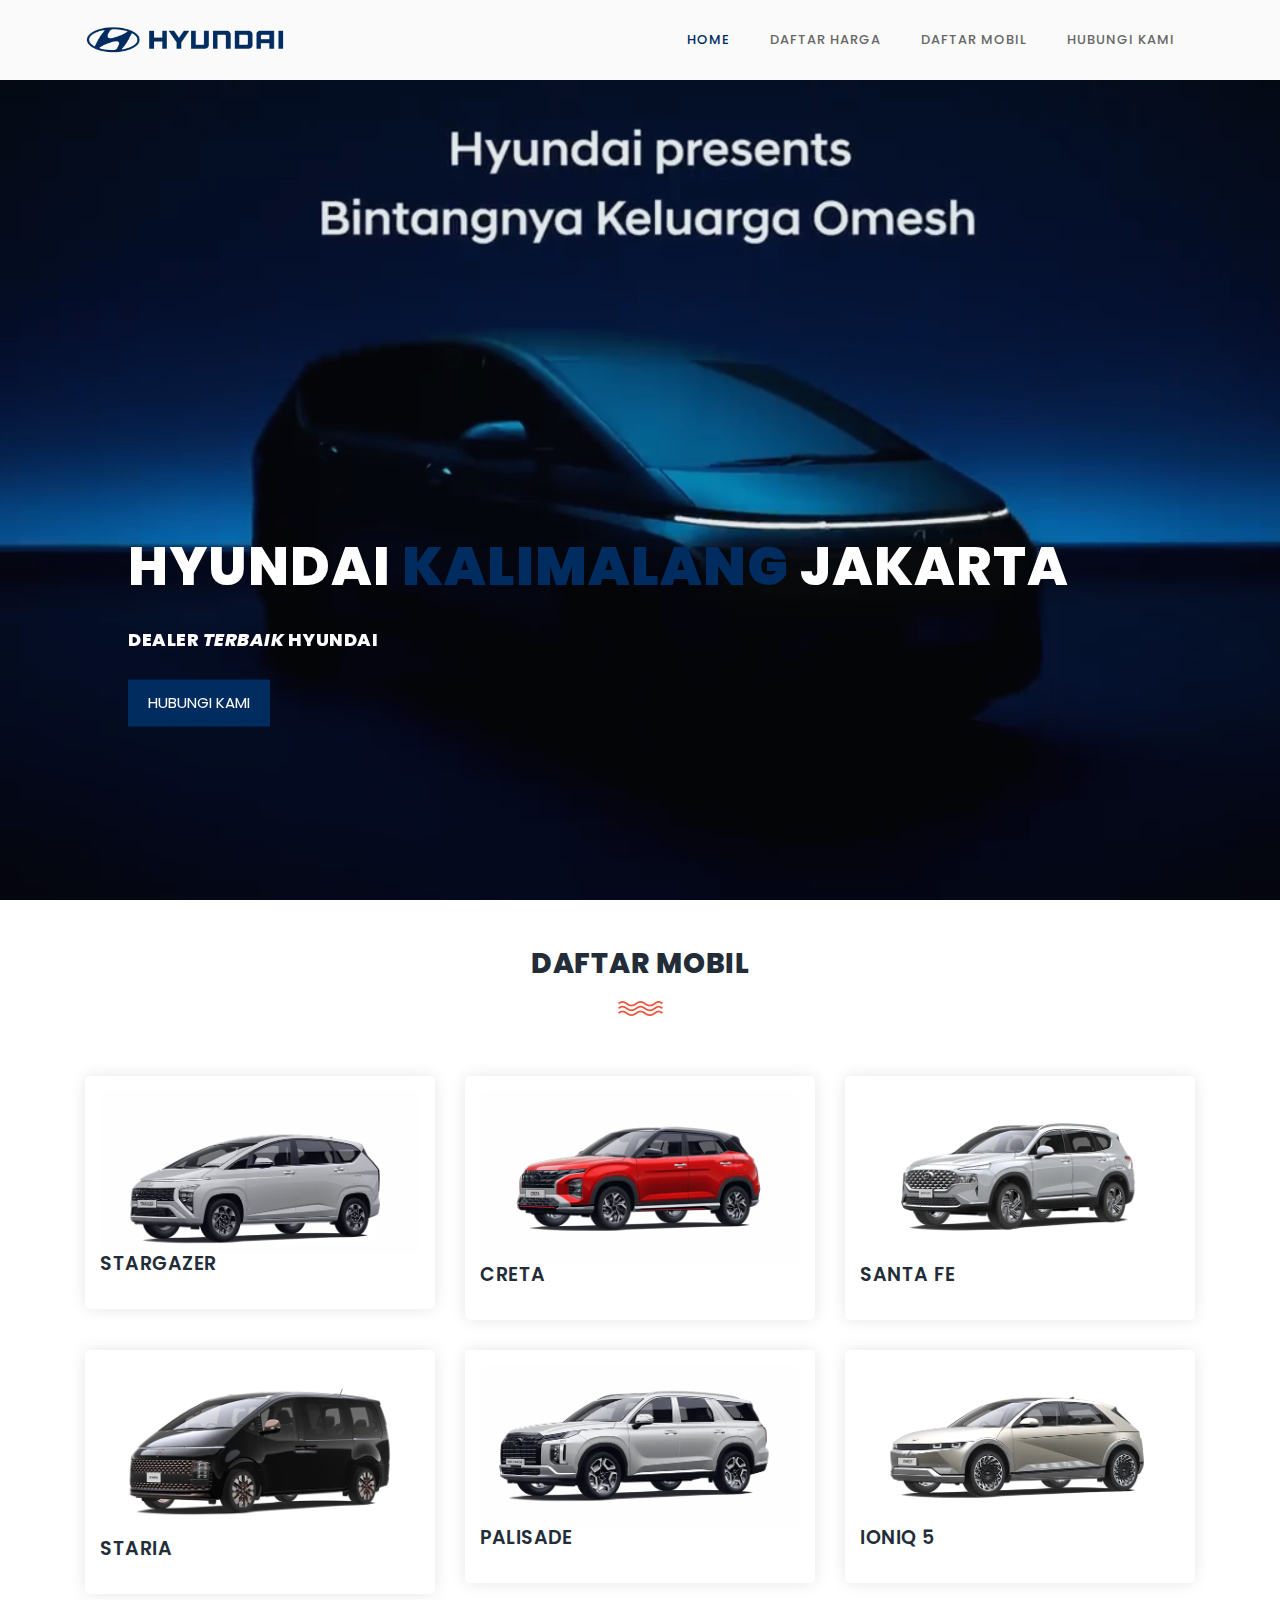
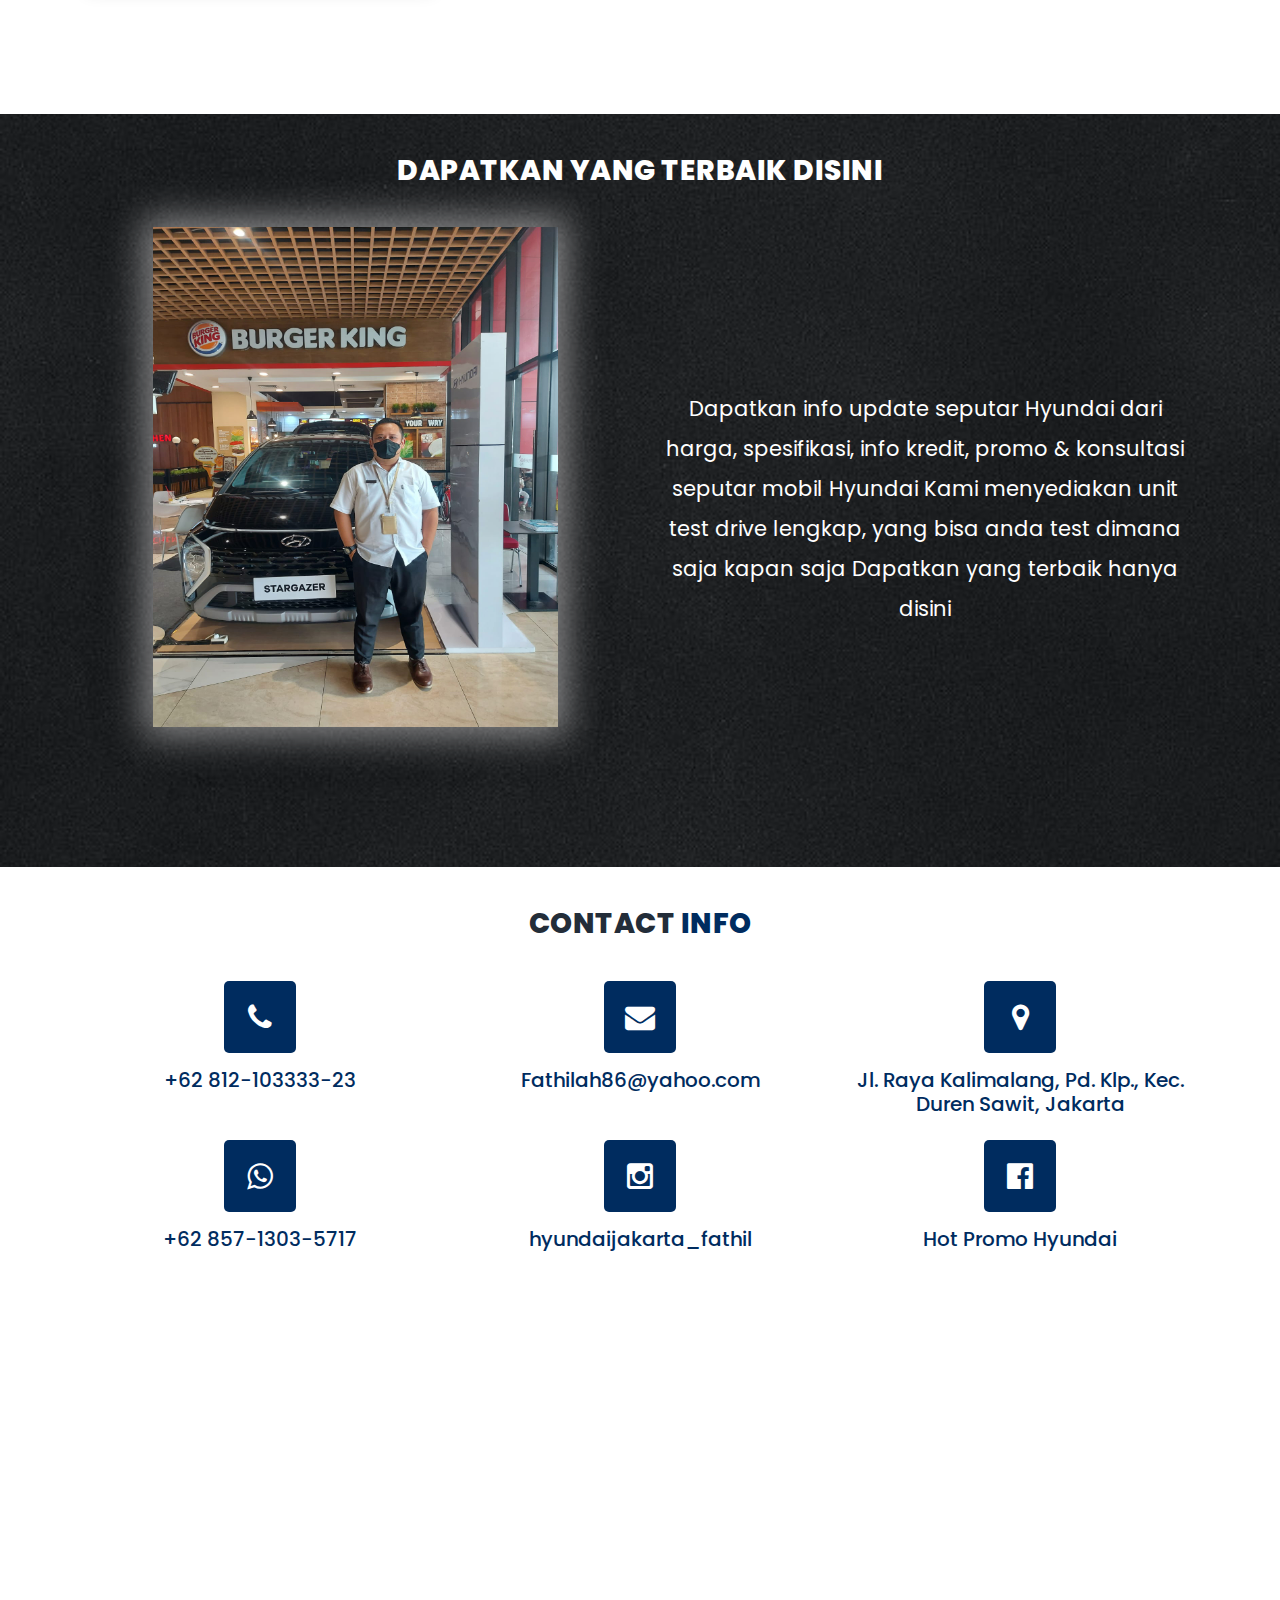
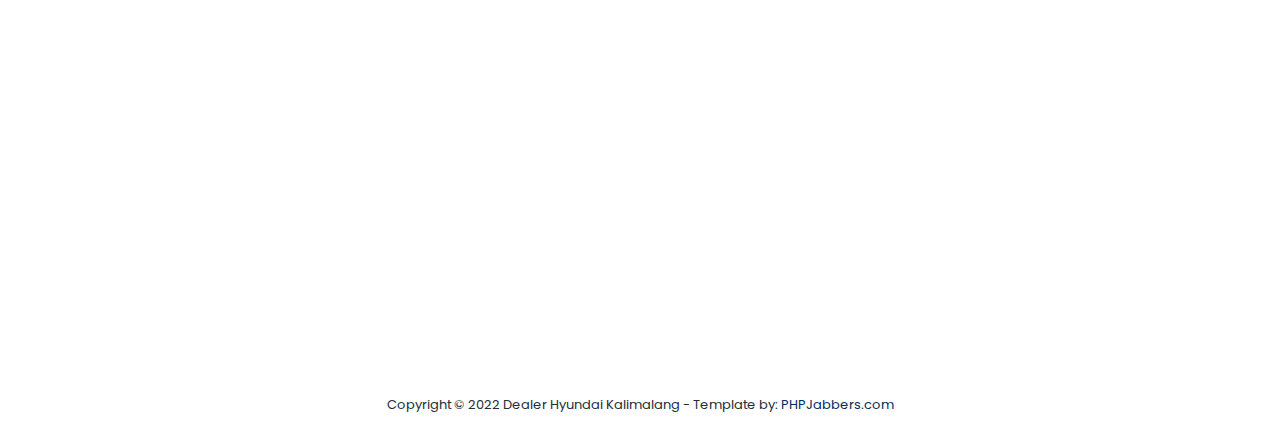
<file: index.html>
<!DOCTYPE html>
<html lang="en">

  <head>

    <meta charset="utf-8">
    <meta name="viewport" content="width=device-width, initial-scale=1, shrink-to-fit=no">
    <meta name="description" content="">
    <meta name="author" content="">
    <link href="https://fonts.googleapis.com/css?family=Poppins:100,100i,200,200i,300,300i,400,400i,500,500i,600,600i,700,700i,800,800i,900,900i&display=swap" rel="stylesheet">

    <title>Hyundai Mobil Indonesia Kalimalang</title>
      <link rel="icon" type="image/x-icon" href="assets/images/favicon.ico">

    <link rel="stylesheet" type="text/css" href="assets/css/bootstrap.min.css">

    <link rel="stylesheet" type="text/css" href="assets/css/font-awesome.css">

    <link rel="stylesheet" href="assets/css/style.css">

    </head>
    
    <body>
    
    <!-- ***** Preloader Start ***** -->
    <div id="js-preloader" class="js-preloader">
      <div class="preloader-inner">
        <span class="dot"></span>
        <div class="dots">
          <span></span>
          <span></span>
          <span></span>
        </div>
      </div>
    </div>
    <!-- ***** Preloader End ***** -->
    
    
    <!-- ***** Header Area Start ***** -->
    <header class="header-area header-sticky">
        <div class="container">
            <div class="row">
                <div class="col-12">
                    <nav class="main-nav">
                        <!-- ***** Logo Start ***** -->
                        <a href="#top">
                            <img width="200px" height="80px" src="assets\images\logo-hyundai.png"
                                 class="attachment-full size-full" alt="" loading="lazy">
                        </a>
                        <!-- ***** Logo End ***** -->
                        <!-- ***** Menu Start ***** -->
                        <ul class="nav">
                            <li><a href="#top" class="active">Home</a></li>
                            <li><a href="pricelist-hyundai.html">Daftar Harga</a></li>
                            <li><a href="#trainers">Daftar Mobil</a></li>
                            <li><a href="#features">Hubungi Kami</a></li>
                        </ul>        
                        <a class='menu-trigger'>
                            <span>Menu</span>
                        </a>
                        <!-- ***** Menu End ***** -->
                    </nav>
                </div>
            </div>
        </div>
    </header>
    <!-- ***** Header Area End ***** -->

    <!-- ***** Main Banner Area Start ***** -->
    <div class="main-banner" id="top">
        <video autoplay muted loop id="bg-video">
            <source src="assets/images/stargazer-video.mp4" type="video/mp4" />
        </video>
        <div class="video-overlay header-text">
            <div class="caption">
                <h2>Hyundai <em>Kalimalang</em> Jakarta</h2>
                <h6>Dealer <em>TERBAIK</em> Hyundai</h6>
                <h6></h6>
                <div class="main-button">
                    <a href="#features">Hubungi Kami</a>
                </div>
            </div>
        </div>
    </div>
    <!-- ***** Main Banner Area End ***** -->

   <!-- ***** Cars Starts ***** -->
    <section class="section" id="trainers">
        <div class="container">
            <div class="row">
                <div class="col-lg-6 offset-lg-3">
                    <div class="section-heading">
                        <h2>DAFTAR MOBIL</h2>
                        <img src="assets/images/line-dec.png" alt="">
                    </div>
                </div>
            </div>
            <div class="row">
                <div class="col-lg-4">
                    <div class="trainer-item" onclick="window.open('stargazer.html','mywindow');" style="cursor: pointer;">
                        <div class="image-thumb">
                            <img src="assets/images/star-672.avif" alt="">
                        </div>
                        <div class="down-content">
<!--                            <span>-->
<!--                                <sup>Rp</sup>243.300.000 -&nbsp; <sup>Rp</sup>307.100.000-->
<!--                            </span>-->

                            <h4>STARGAZER</h4>
                        </div>
                    </div>
                </div>
                <div class="col-lg-4">
                    <div class="trainer-item" onclick="window.open('creta.html','mywindow');" style="cursor: pointer;">
                        <div class="image-thumb">
                            <img src="assets/images/creta-672.webp" alt="">
                        </div>
                        <div class="down-content">
                            <h4>CRETA</h4>
                        </div>
                    </div>
                </div>
                <div class="col-lg-4">
                    <div class="trainer-item" onclick="window.open('santa-fe.html','mywindow');" style="cursor: pointer;">
                        <div class="image-thumb">
                            <img src="assets/images/new-santa-fe672.webp" alt="">
                        </div>
                        <div class="down-content">
                            <h4>SANTA FE</h4>
                        </div>
                    </div>
                </div>
                <div class="col-lg-4">
                    <div class="trainer-item" onclick="window.open('staria.html','mywindow');" style="cursor: pointer;">
                        <div class="image-thumb">
                            <img src="assets/images/Staria-672.webp" alt="">
                        </div>
                        <div class="down-content">
                            <h4>STARIA</h4>
                        </div>
                    </div>
                </div>
<!--                <div class="col-lg-4">-->
<!--                    <div class="trainer-item" onclick="window.open('kona.html','mywindow');" style="cursor: pointer;">-->
<!--                        <div class="image-thumb">-->
<!--                            <img src="assets/images/kona-ev-672.webp" alt="">-->
<!--                        </div>-->
<!--                        <div class="down-content">-->
<!--                            <h4>KONA Electric</h4>-->
<!--                        </div>-->
<!--                    </div>-->
<!--                </div>-->
                <div class="col-lg-4">
                    <div class="trainer-item" onclick="window.open('palisade.html','mywindow');" style="cursor: pointer;">
                        <div class="image-thumb">
                            <img src="assets/images/palisade-fl-new-672.webp" alt="">
                        </div>
                        <div class="down-content">
                            <h4>PALISADE</h4>
                        </div>
                    </div>
                </div>
                <div class="col-lg-4">
                    <div class="trainer-item" onclick="window.open('ioniq5.html','mywindow');" style="cursor: pointer;">
                        <div class="image-thumb">
                            <img src="assets/images/ioniq-672.webp" alt="">
                        </div>
                        <div class="down-content">
                            <h4>IONIQ 5</h4>
                        </div>
                    </div>
                </div>
            </div>
        </div>
    </section>
    <!-- ***** Cars Ends ***** -->

    <section class="section section-bg" id="schedule" style="background-image: url(assets/images/chalkboard.jpg)">
        <div class="container">
            <div class="row">
                <div class="col-lg-6 offset-lg-3">
                    <div class="section-heading dark-bg">
                        <h2>Dapatkan Yang Terbaik Disini</h2>
                    </div>
                </div>
            </div>
            <div class="row">
                <div class="col-lg-6 col-md-6 col-xs-12">
                    <div class="cta-content text-center">
                        <img style="height: 500px;width: 75%;box-shadow: 0px 0px 34px 9px rgb(247 245 245 / 50%);" src="assets/images/self.jpeg" alt="">
                    </div>
                </div>
                <div class="col-lg-6 col-md-6 col-xs-12">
                    <div class="cta-content text-center">
                        <p style="font-size: 21px;color: #fff;margin: 30% 0px 25px 0px;line-height: 40px;"> Dapatkan info update seputar Hyundai dari harga, spesifikasi, info kredit, promo & konsultasi seputar mobil Hyundai
                            Kami menyediakan unit test drive lengkap, yang bisa anda test dimana saja kapan saja
                            Dapatkan yang terbaik hanya disini</p>
                    </div>
                </div>
            </div>
        </div>
    </section>

    <section class="section" id="features">
        <div class="container">
            <div class="row text-center">
                <div class="col-lg-6 offset-lg-3">
                    <div class="section-heading" id="contact-info">
                        <h2>contact <em> info</em></h2>
                    </div>
                </div>

                <div class="col-md-4">
                    <div class="icon">
                        <i class="fa fa-phone"></i>
                    </div>
                    <h5><a href="#">+62 812-103333-23</a></h5>
                    <br>
                </div>

                <div class="col-md-4">
                    <div class="icon">
                        <i class="fa fa-envelope"></i>
                    </div>
                    <h5><a href="#">Fathilah86@yahoo.com</a></h5>
                    <br>
                </div>

                <div class="col-md-4">
                    <div class="icon">
                        <i class="fa fa-map-marker"></i>
                    </div>
                    <h5><a href="#contact-us">Jl. Raya Kalimalang, Pd. Klp., Kec. Duren Sawit, Jakarta</a></h5>
                    <br>
                </div>

                <div class="col-md-4">
                    <div class="icon">
                        <i class="fa fa-whatsapp"></i>
                    </div>
                    <h5><a href="https://wa.me/+6285713035717">+62 857-1303-5717</a></h5>
                    <br>
                </div>

                <div class="col-md-4">
                    <div class="icon">
                        <i class="fa fa-instagram"></i>
                    </div>
                    <h5><a href="https://www.instagram.com/hyundaijakarta_fathil/">hyundaijakarta_fathil</a></h5>
                    <br>
                </div>

                <div class="col-md-4">
                    <div class="icon">
                        <i class="fa fa-facebook-official"></i>
                    </div>
                    <h5><a href="https://www.facebook.com/profile.php?id=100086458702642">Hot Promo Hyundai</a></h5>
                    <br>
                </div>
            </div>
        </div>
    </section>

    <section class="section" id="contact-us" style="margin-top: 0">
        <div class="container-fluid">
            <div class="row">
                <div class="col-lg-6 col-md-6 col-xs-12">
                    <div id="map">
                        <iframe src="https://www.google.com/maps/embed?pb=!1m14!1m8!1m3!1d15864.476957511984!2d106.9288186!3d-6.2480145!3m2!1i1024!2i768!4f13.1!3m3!1m2!1s0x0%3A0x2b1302b7c8f1b0a0!2sHyundai%20Kalimalang%20Official!5e0!3m2!1sen!2sid!4v1666957364079!5m2!1sen!2sid" width="100%" height="600px" style="border:0;" allowfullscreen="" loading="lazy" referrerpolicy="no-referrer-when-downgrade"></iframe>
                    </div>
                </div>
                <div class="col-lg-6 col-md-6 col-xs-12">
                    <iframe width="100%" height="600px" src="https://www.youtube.com/embed/7itSEy6UTeg" title="Spider-Man: No Way Home | Only Way home | IONIQ 5 | Hyundai" frameborder="0" allow="accelerometer; autoplay; clipboard-write; encrypted-media; gyroscope; picture-in-picture" allowfullscreen></iframe>
                </div>
            </div>
        </div>
    </section>
    
    <!-- ***** Footer Start ***** -->
    <footer>
        <div class="container">
            <div class="row">
                <div class="col-lg-12">
                    <p>
                        Copyright © 2022 Dealer Hyundai Kalimalang
                        - Template by: <a href="https://www.phpjabbers.com/">PHPJabbers.com</a>
                    </p>
                </div>
            </div>
        </div>
    </footer>

    <!-- jQuery -->
    <script src="assets/js/jquery-2.1.0.min.js"></script>

    <!-- Bootstrap -->
    <script src="assets/js/popper.js"></script>
    <script src="assets/js/bootstrap.min.js"></script>

    <!-- Plugins -->
    <script src="assets/js/scrollreveal.min.js"></script>
    <script src="assets/js/waypoints.min.js"></script>
    <script src="assets/js/jquery.counterup.min.js"></script>
    <script src="assets/js/imgfix.min.js"></script> 
    <script src="assets/js/mixitup.js"></script> 
    <script src="assets/js/accordions.js"></script>

    <!-- Global Init -->
    <script src="assets/js/custom.js"></script>

  </body>
</html>
</file>
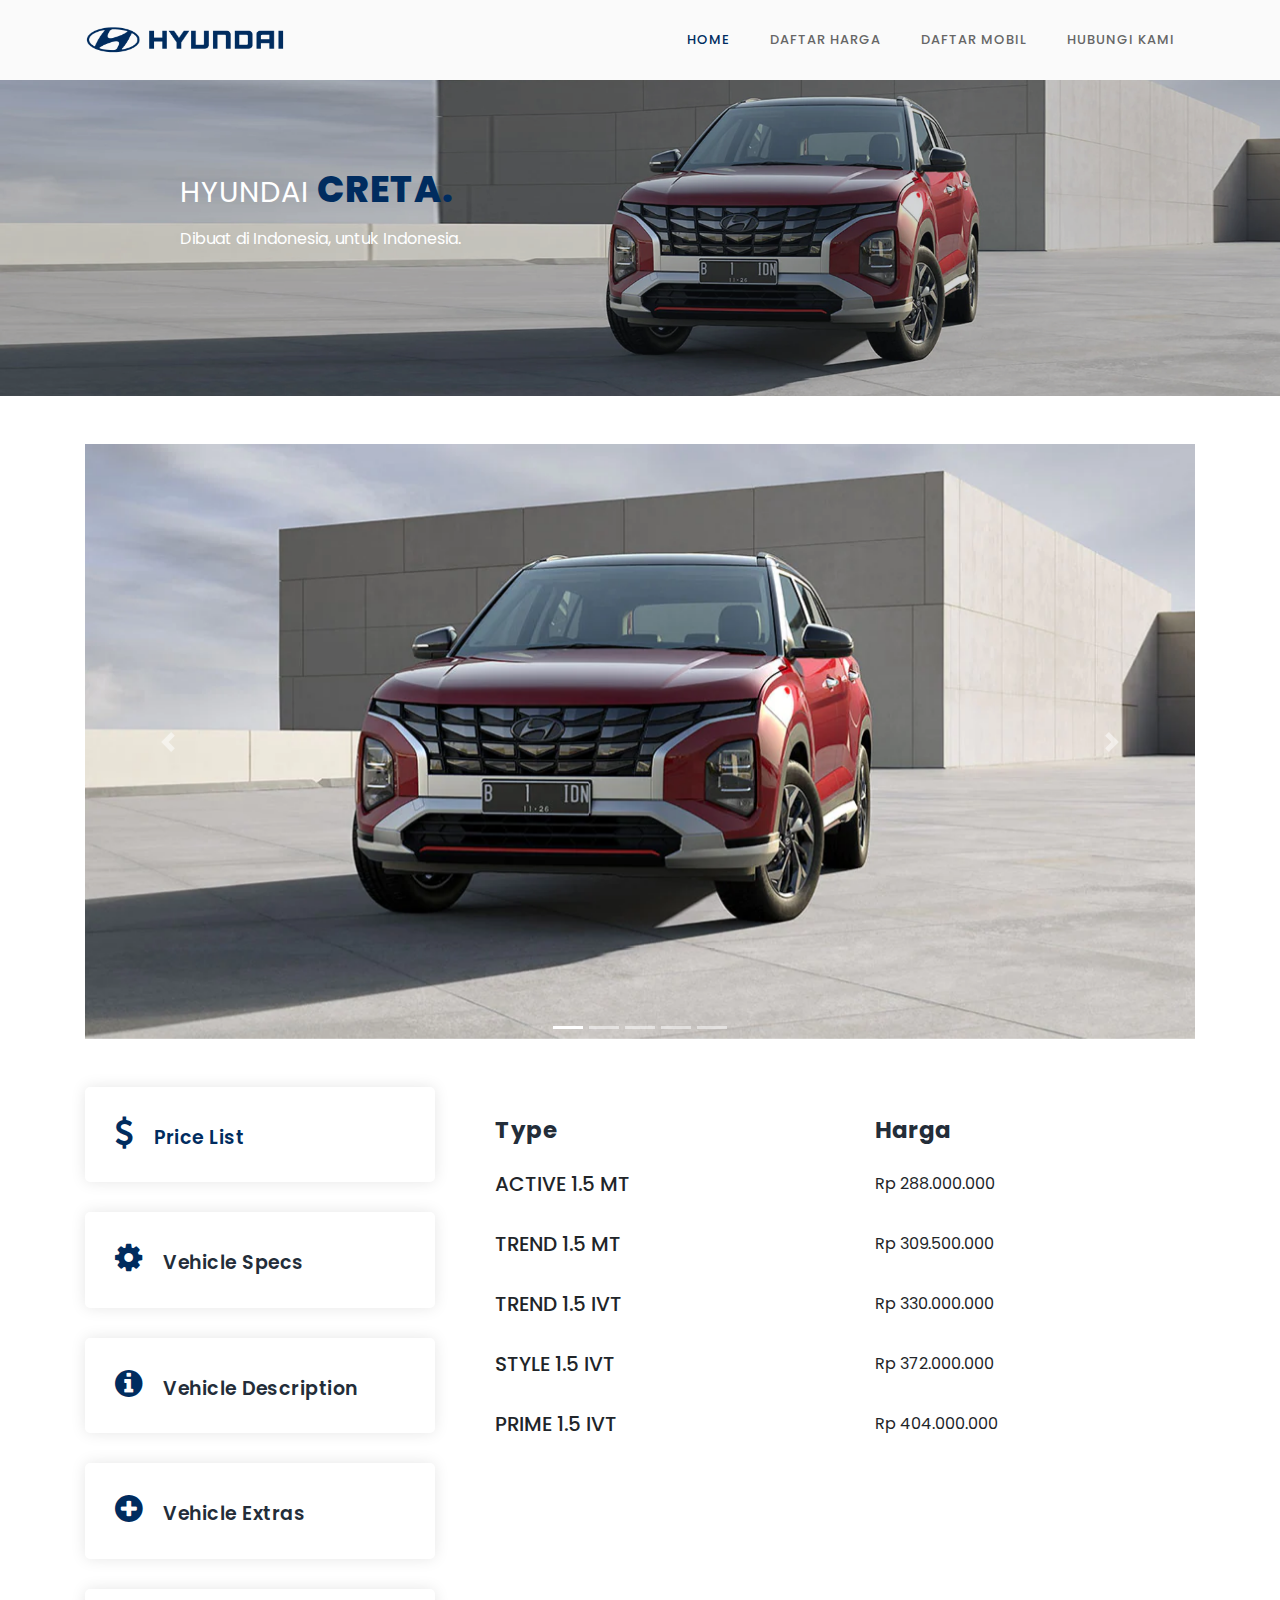
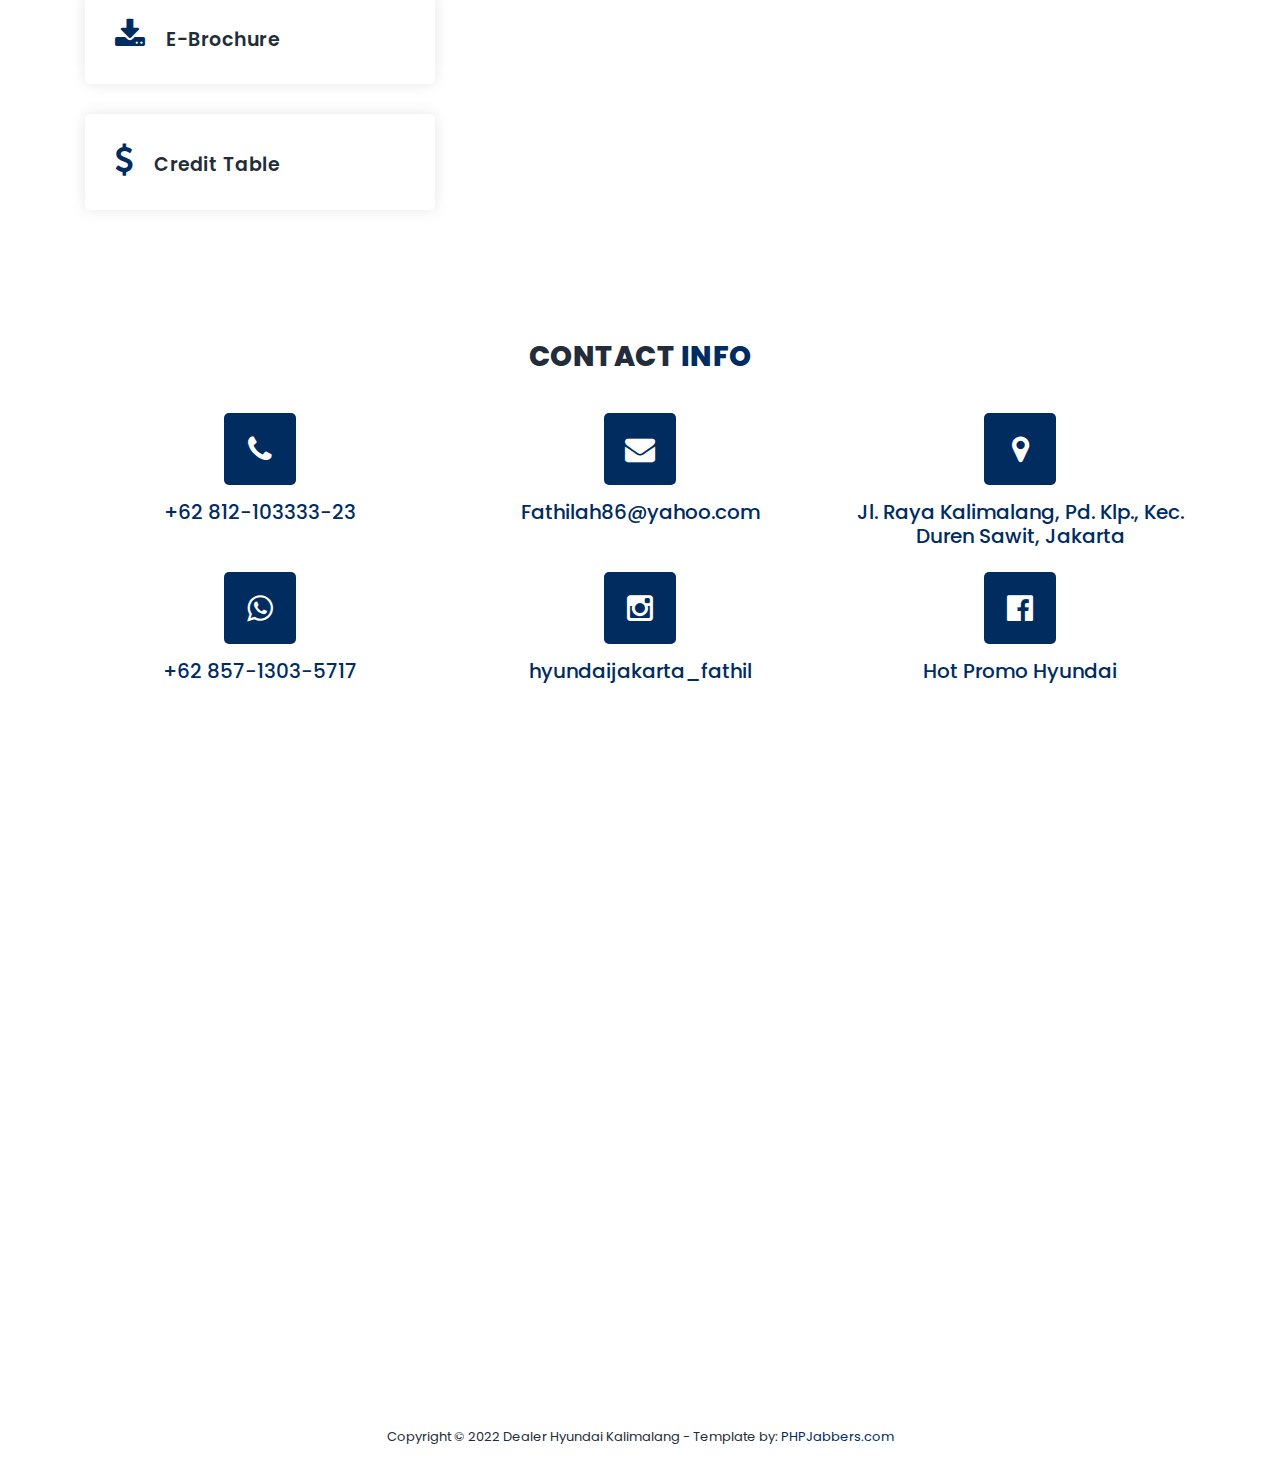
<file: creta.html>
<!DOCTYPE html>
<html lang="en">

  <head>

    <meta charset="utf-8">
    <meta name="viewport" content="width=device-width, initial-scale=1, shrink-to-fit=no">
    <meta name="description" content="">
    <meta name="author" content="">
    <link href="https://fonts.googleapis.com/css?family=Poppins:100,100i,200,200i,300,300i,400,400i,500,500i,600,600i,700,700i,800,800i,900,900i&display=swap" rel="stylesheet">

      <title>Hyundai Mobil Indonesia Kalimalang</title>
      <link rel="icon" type="image/x-icon" href="assets/images/favicon.ico">
    <link rel="stylesheet" type="text/css" href="assets/css/bootstrap.min.css">

    <link rel="stylesheet" type="text/css" href="assets/css/font-awesome.css">

    <link rel="stylesheet" href="assets/css/style.css">

    </head>
    
    <body>
    
    <!-- ***** Preloader Start ***** -->
    <div id="js-preloader" class="js-preloader">
      <div class="preloader-inner">
        <span class="dot"></span>
        <div class="dots">
          <span></span>
          <span></span>
          <span></span>
        </div>
      </div>
    </div>
    <!-- ***** Preloader End ***** -->
    
    
    <!-- ***** Header Area Start ***** -->
    <header class="header-area header-sticky">
        <div class="container">
            <div class="row">
                <div class="col-12">
                    <nav class="main-nav">
                        <!-- ***** Logo Start ***** -->
                        <a href="#top">
                            <img width="200px" height="80px" src="assets\images\logo-hyundai.png"
                                 class="attachment-full size-full" alt="" loading="lazy">
                        </a>
                        <!-- ***** Logo End ***** -->
                        <!-- ***** Menu Start ***** -->
                        <ul class="nav">
                            <li><a href="index.html" class="active">Home</a></li>
                            <li><a href="pricelist-hyundai.html">Daftar Harga</a></li>
                            <li><a href="index.html#trainers">Daftar Mobil</a></li>
                            <li><a href="#features">Hubungi Kami</a></li>
                        </ul>
                        <a class='menu-trigger'>
                            <span>Menu</span>
                        </a>
                        <!-- ***** Menu End ***** -->
                    </nav>
                </div>
            </div>
        </div>
    </header>
    <!-- ***** Header Area End ***** -->

    <!-- ***** Call to Action Start ***** -->
    <section class="section section-bg" id="call-to-action" style="text-align: left;background-image: url(assets/images/creta/Creta_D_Home-Banner-1860-x-720_040822.webp)">
        <div class="container">
            <div class="row">
                <div class="col-lg-10 offset-lg-1">
                    <div class="cta-content">
                        <br>
                        <br>
                        <h2><small>Hyundai</small> <em>CRETA.</em></h2>
                        <p>Dibuat di Indonesia, untuk Indonesia.</p>
                    </div>
                </div>
            </div>
        </div>
    </section>
    <!-- ***** Call to Action End ***** -->

    <!-- ***** Fleet Starts ***** -->
    <section class="section" id="trainers">
        <div class="container">
            <br>
            <br>

            <div id="carouselExampleIndicators" class="carousel slide" data-ride="carousel">
              <ol class="carousel-indicators">
                <li data-target="#carouselExampleIndicators" data-slide-to="0" class="active"></li>
                <li data-target="#carouselExampleIndicators" data-slide-to="1"></li>
                <li data-target="#carouselExampleIndicators" data-slide-to="2"></li>
                <li data-target="#carouselExampleIndicators" data-slide-to="3"></li>
                <li data-target="#carouselExampleIndicators" data-slide-to="4"></li>
              </ol>
              <div class="carousel-inner">
                <div class="carousel-item active">
                  <img class="d-block w-100" src="assets/images/creta/hyundai-creta-galeri-1.webp" alt="First slide">
                </div>
                <div class="carousel-item">
                  <img class="d-block w-100" src="assets/images/creta/hyundai-creta-galeri-2.webp" alt="Second slide">
                </div>
                <div class="carousel-item">
                  <img class="d-block w-100" src="assets/images/creta/hyundai-creta-galeri-3.webp" alt="Third slide">
                </div>
                  <div class="carousel-item">
                      <img class="d-block w-100" src="assets/images/creta/hyundai-creta-galeri-6.webp" alt="Fourth slide">
                  </div>
                  <div class="carousel-item">
                      <img class="d-block w-100" src="assets/images/creta/hyundai-creta-galeri-7.webp" alt="Fifth slide">
                  </div>
              </div>
              <a class="carousel-control-prev" href="#carouselExampleIndicators" role="button" data-slide="prev">
                <span class="carousel-control-prev-icon" aria-hidden="true"></span>
                <span class="sr-only">Previous</span>
              </a>
              <a class="carousel-control-next" href="#carouselExampleIndicators" role="button" data-slide="next">
                <span class="carousel-control-next-icon" aria-hidden="true"></span>
                <span class="sr-only">Next</span>
              </a>
            </div>
            
            <br>
            <br>

            <div class="row" id="tabs">
              <div class="col-lg-4">
                <ul>
                    <li><a href='#tabs-0'><i class="fa fa-usd"></i> Price List</a></li>
                  <li><a href='#tabs-1'><i class="fa fa-cog"></i> Vehicle Specs</a></li>
                  <li><a href='#tabs-2'><i class="fa fa-info-circle"></i> Vehicle Description</a></li>
                  <li><a href='#tabs-3'><i class="fa fa-plus-circle"></i> Vehicle Extras</a></li>
                  <li><a href='#tabs-4'><i class="fa fa-download"></i> e-Brochure</a></li>
                    <li><a href='#tabs-5'><i class="fa fa-usd"></i> Credit Table</a></li>
                </ul>
              </div>
              <div class="col-lg-8">
                <section class='tabs-content' style="width: 100%;">
                    <article id='tabs-0'>
                        <div class="row">
                            <div class="col-sm-6">
                                <h4>Type</h4>
                                <p></p>
                            </div>
                            <div class="col-sm-6">
                                <h4>Harga</h4>
                                <p></p>
                            </div>
                            <div class="col-sm-6">
                                <h5>ACTIVE 1.5 MT</h5>
                            </div>
                            <div class="col-sm-6">
                                <label>Rp 288.000.000</label>
                                <p></p>
                            </div>
                            <div class="col-sm-6">
                                <h5>TREND 1.5 MT</h5>
                            </div>
                            <div class="col-sm-6">
                                <label>Rp 309.500.000</label>
                                <p></p>
                            </div>
                            <div class="col-sm-6">
                                <h5>TREND 1.5 IVT</h5>
                            </div>
                            <div class="col-sm-6">
                                <label>Rp 330.000.000</label>
                                <p></p>
                            </div>
                            <div class="col-sm-6">
                                <h5>STYLE 1.5 IVT</h5>
                            </div>
                            <div class="col-sm-6">
                                <label>Rp 372.000.000</label>
                                <p></p>
                            </div>
                            <div class="col-sm-6">
                                <h5>PRIME 1.5 IVT</h5>
                            </div>
                            <div class="col-sm-6">
                                <label>Rp 404.000.000</label>
                                <p></p>
                            </div>
                        </div>
                    </article>
                  <article id='tabs-1'>
                    <h4>Vehicle Specs</h4>

                    <div class="row">
                       <div class="col-sm-6">
                            <label>Engine Type</label>
                       
                            <p>1.5L MPI</p>
                       </div>

                       <div class="col-sm-6">
                            <label>Displacement (cc)</label>
                       
                            <p>1,497</p>
                       </div>

                       <div class="col-sm-6">
                            <label> Max Power (ps/rpm)</label>
                       
                            <p>115/6,300</p>
                       </div>

                       <div class="col-sm-6">
                            <label>Max Toque (kg-m/rpm)</label>
                       
                            <p>14.7/4,500</p>
                       </div>

                       <div class="col-sm-6">
                            <label>Number of Cylinders</label>
                       
                            <p>4</p>
                       </div>

                       <div class="col-sm-6">
                            <label>Valves of Cylinders</label>
                       
                            <p>16-valve, HLA</p>
                       </div>

                       <div class="col-sm-6">
                            <label>Transmission Type</label>
                       
                            <p>6-speed manual</p>
                       </div>

                       <div class="col-sm-6">
                            <label>Fuel Type</label>
                       
                            <p>Gasoline</p>
                       </div>


                       <div class="col-sm-6">
                            <label>Tank Capacity</label>
                       
                            <p>40 L</p>
                       </div>
                    </div>
                  </article>
                  <article id='tabs-2'>
                    <h4>Vehicle Description</h4>
                    
                    <p>- Parametric Jewel Pattern Grille & Hidden-type LED DRL
                        <br> - LED Rear Combination Lamp
                        <br> - 17-inch Diamond Cut Alloy Wheels
                        <br> - 10.25-inch Full TFT LCD Meter Cluster
                        <br> - 8-inch Display Audio
                        <br> - Ambient Mood Lamp
                        <br> - Tilt & Telescopic Steering Wheel
                        <br> - Electronic Parking Brake with Auto Hold
                        <br> - BOSE Premium Sound System
                        <br> - Wireless Smartphone Charger
                        <br> - Ventilated Seat
                        <br> - Console Armrest with Air Purifier
                        <br> Berbekal mesin Smartstream 1.5L dengan sistem Intelligent
                        Variable Transmission (IVT) hasilkan performa tangguh, responsif,
                        serta efisien. Juga dilengkapi fitur Drive Mode untuk pilihan gaya
                        berkendara yang paling sesuai untuk Anda.</p>
                   </article>
                  <article id='tabs-3'>
                    <h4>Vehicle Extras</h4>

                    <div class="row">   
                        <div class="col-sm-6">
                            <p>Leather Seat</p>
                        </div>
                        <div class="col-sm-6">
                            <p>60:40 seat</p>
                        </div>
                        <div class="col-sm-6">
                            <p>Forward Collision-avoidance Assist (FCA)*</p>
                        </div>
                        <div class="col-sm-6">
                            <p>Lane Following Assist (LFA)*</p>
                        </div>
                        <div class="col-sm-6">
                            <p>Lane Keeping Assist (LKA)*</p>
                        </div>
                        <div class="col-sm-6">
                            <p>Hill-start Assist Control (HAC), Blind-spot Collision-avoidance Assist (BCA - Dari parkir paralel)*,Rear Cross-traffic Collision-avoidance Assist (RCCA)**
                                Rear View Monitor (RVM)***,6-airbag system (Driver, Passenger, Side & Curtain)**
                            </p>
                        </div>
                    </div>
                  </article>
                  <article id='tabs-4'>
                    <h4>E-Brochure</h4>
                      <a class="typeDownload" target="_blank" href="assets/pdf/CRETA-Brochure.pdf" onclick="brochureDown()" hmc-click-page="find-a-car_stargazer" hmc-click-name="e_brochure_down" hmc-click-data="stargazer"><span>Download Disini !</span></a>
                  </article>
                    <article id='tabs-5'>
                        <img src="assets/images/creta/pricelist-creta.jpeg" alt="">
                    </article>
                </section>
              </div>
            </div>
        </div>
    </section>
    <!-- ***** Fleet Ends ***** -->
    <section class="section" id="features">
        <div class="container">
            <div class="row text-center">
                <div class="col-lg-6 offset-lg-3">
                    <div class="section-heading" id="contact-info">
                        <h2>contact <em> info</em></h2>
                    </div>
                </div>

                <div class="col-md-4">
                    <div class="icon">
                        <i class="fa fa-phone"></i>
                    </div>
                    <h5><a href="#">+62 812-103333-23</a></h5>
                    <br>
                </div>

                <div class="col-md-4">
                    <div class="icon">
                        <i class="fa fa-envelope"></i>
                    </div>
                    <h5><a href="#">Fathilah86@yahoo.com</a></h5>
                    <br>
                </div>

                <div class="col-md-4">
                    <div class="icon">
                        <i class="fa fa-map-marker"></i>
                    </div>
                    <h5><a href="#contact-us">Jl. Raya Kalimalang, Pd. Klp., Kec. Duren Sawit, Jakarta</a></h5>
                    <br>
                </div>

                <div class="col-md-4">
                    <div class="icon">
                        <i class="fa fa-whatsapp"></i>
                    </div>
                    <h5><a href="https://wa.me/+6285713035717">+62 857-1303-5717</a></h5>
                    <br>
                </div>

                <div class="col-md-4">
                    <div class="icon">
                        <i class="fa fa-instagram"></i>
                    </div>
                    <h5><a href="https://www.instagram.com/hyundaijakarta_fathil/">hyundaijakarta_fathil</a></h5>
                    <br>
                </div>

                <div class="col-md-4">
                    <div class="icon">
                        <i class="fa fa-facebook-official"></i>
                    </div>
                    <h5><a href="https://www.facebook.com/profile.php?id=100086458702642">Hot Promo Hyundai</a></h5>
                    <br>
                </div>
            </div>
        </div>
    </section>

    <section class="section" id="contact-us" style="margin-top: 0">
        <div class="container-fluid">
            <div class="row">
                <div class="col-lg-6 col-md-6 col-xs-12">
                    <div id="map">
                        <iframe src="https://www.google.com/maps/embed?pb=!1m14!1m8!1m3!1d15864.476957511984!2d106.9288186!3d-6.2480145!3m2!1i1024!2i768!4f13.1!3m3!1m2!1s0x0%3A0x2b1302b7c8f1b0a0!2sHyundai%20Kalimalang%20Official!5e0!3m2!1sen!2sid!4v1666957364079!5m2!1sen!2sid" width="100%" height="600px" style="border:0;" allowfullscreen="" loading="lazy" referrerpolicy="no-referrer-when-downgrade"></iframe>
                    </div>
                </div>
                <div class="col-lg-6 col-md-6 col-xs-12">
                    <iframe width="100%" height="600px" src="https://www.youtube.com/embed/GPo9uWuSz9c" title="Hyundai CRETA - Walkaround with Sheila Dara" frameborder="0" allow="accelerometer; autoplay; clipboard-write; encrypted-media; gyroscope; picture-in-picture" allowfullscreen></iframe>
                </div>
            </div>
        </div>
    </section>
    <!-- ***** Footer Start ***** -->
    <footer>
        <div class="container">
            <div class="row">
                <div class="col-lg-12">
                    <p>
                        Copyright © 2022 Dealer Hyundai Kalimalang
                        - Template by: <a href="https://www.phpjabbers.com/">PHPJabbers.com</a>
                    </p>
                </div>
            </div>
        </div>
    </footer>

    <!-- jQuery -->
    <script src="assets/js/jquery-2.1.0.min.js"></script>

    <!-- Bootstrap -->
    <script src="assets/js/popper.js"></script>
    <script src="assets/js/bootstrap.min.js"></script>

    <!-- Plugins -->
    <script src="assets/js/scrollreveal.min.js"></script>
    <script src="assets/js/waypoints.min.js"></script>
    <script src="assets/js/jquery.counterup.min.js"></script>
    <script src="assets/js/imgfix.min.js"></script> 
    <script src="assets/js/mixitup.js"></script> 
    <script src="assets/js/accordions.js"></script>
    
    <!-- Global Init -->
    <script src="assets/js/custom.js"></script>

  </body>
</html>
</file>
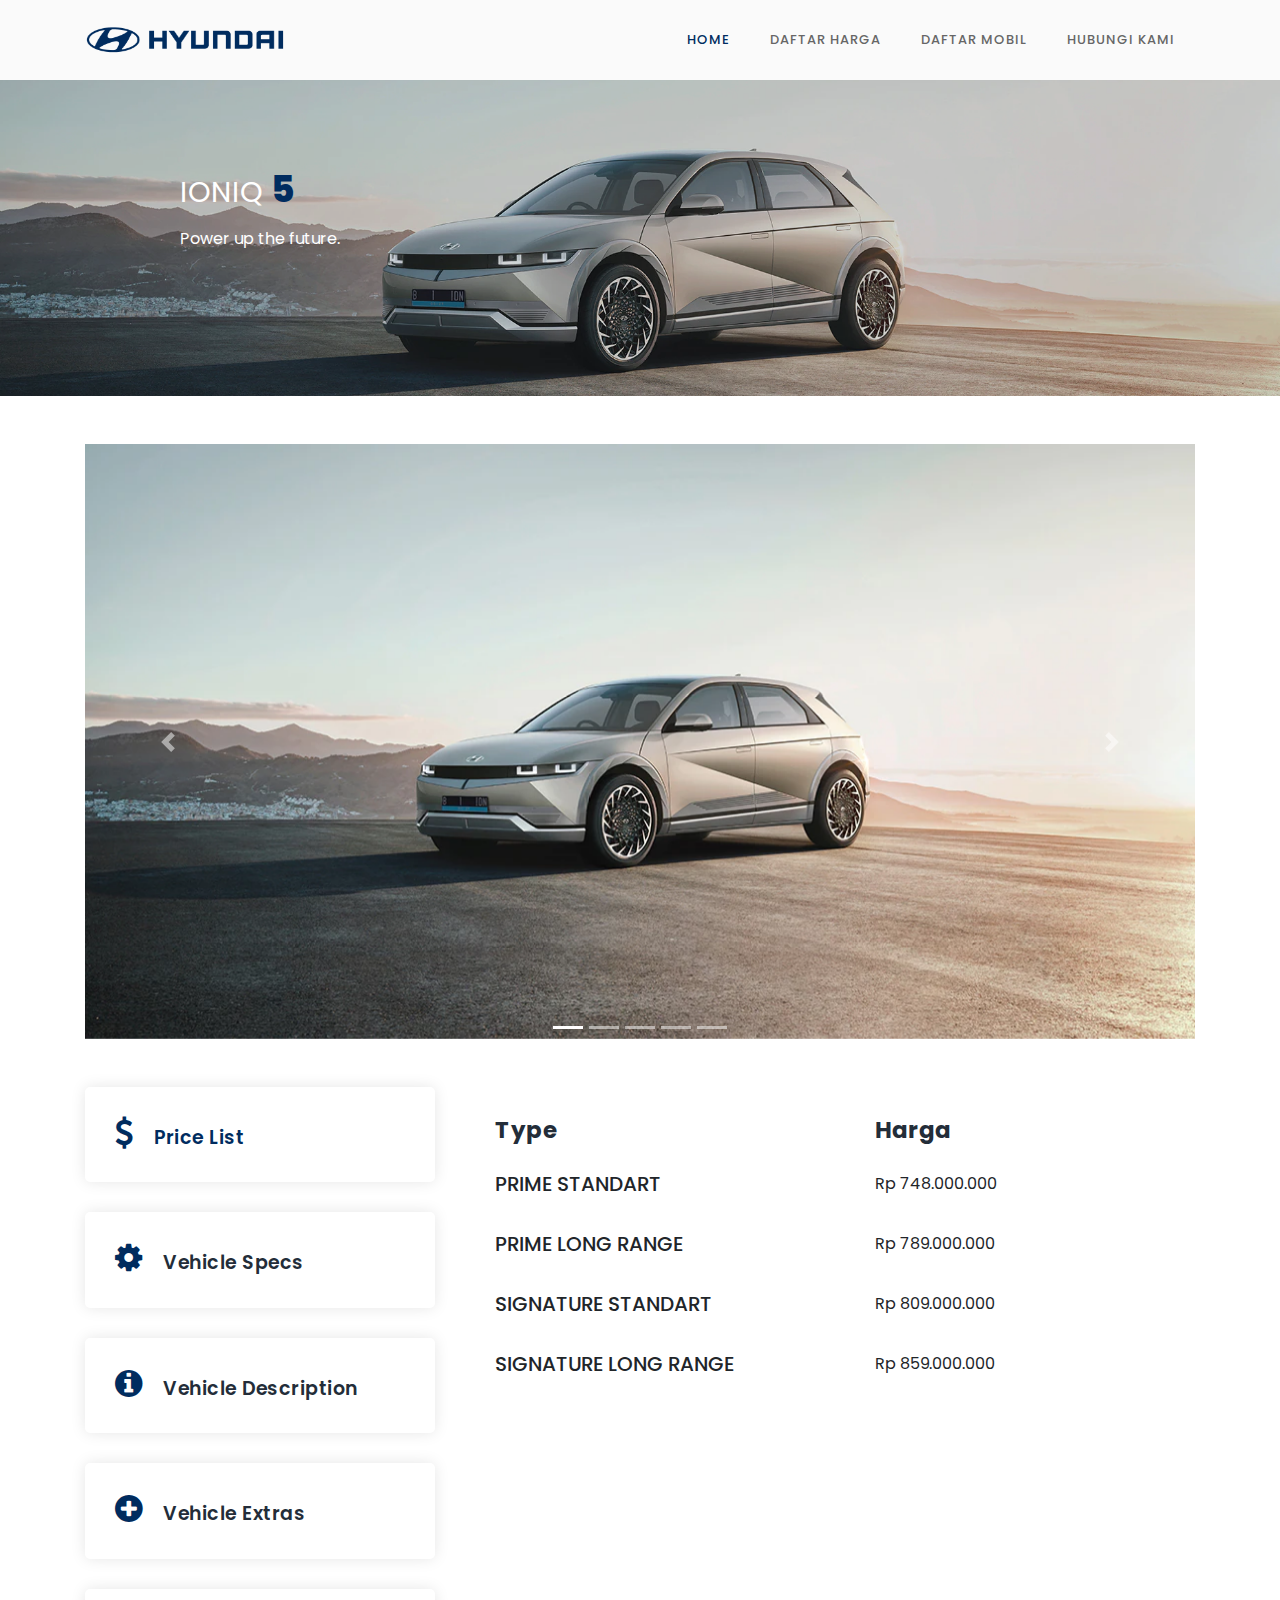
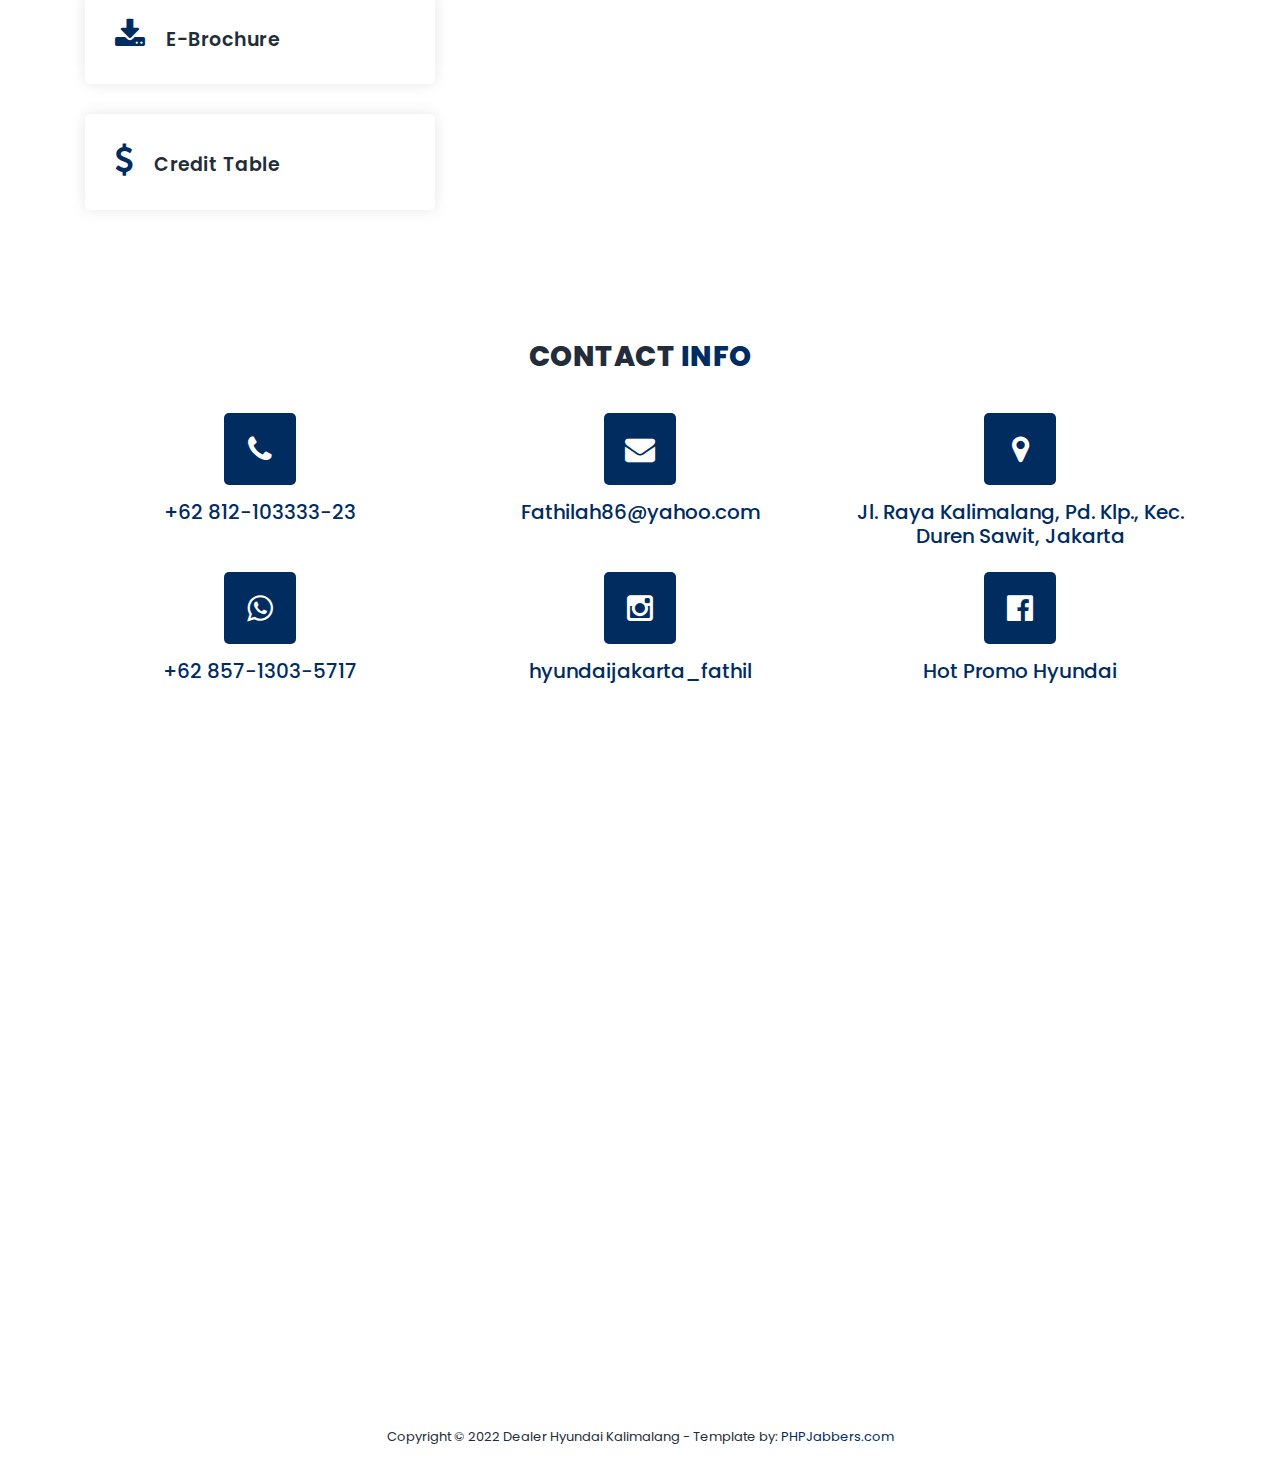
<file: ioniq5.html>
<!DOCTYPE html>
<html lang="en">

  <head>

    <meta charset="utf-8">
    <meta name="viewport" content="width=device-width, initial-scale=1, shrink-to-fit=no">
    <meta name="description" content="">
    <meta name="author" content="">
    <link href="https://fonts.googleapis.com/css?family=Poppins:100,100i,200,200i,300,300i,400,400i,500,500i,600,600i,700,700i,800,800i,900,900i&display=swap" rel="stylesheet">

      <title>Hyundai Mobil Indonesia Kalimalang</title>
      <link rel="icon" type="image/x-icon" href="assets/images/favicon.ico">
    <link rel="stylesheet" type="text/css" href="assets/css/bootstrap.min.css">

    <link rel="stylesheet" type="text/css" href="assets/css/font-awesome.css">

    <link rel="stylesheet" href="assets/css/style.css">

    </head>
    
    <body>
    
    <!-- ***** Preloader Start ***** -->
    <div id="js-preloader" class="js-preloader">
      <div class="preloader-inner">
        <span class="dot"></span>
        <div class="dots">
          <span></span>
          <span></span>
          <span></span>
        </div>
      </div>
    </div>
    <!-- ***** Preloader End ***** -->
    
    
    <!-- ***** Header Area Start ***** -->
    <header class="header-area header-sticky">
        <div class="container">
            <div class="row">
                <div class="col-12">
                    <nav class="main-nav">
                        <!-- ***** Logo Start ***** -->
                        <a href="#top">
                            <img width="200px" height="80px" src="assets\images\logo-hyundai.png"
                                 class="attachment-full size-full" alt="" loading="lazy">
                        </a>
                        <!-- ***** Logo End ***** -->
                        <!-- ***** Menu Start ***** -->
                        <ul class="nav">
                            <li><a href="index.html" class="active">Home</a></li>
                            <li><a href="pricelist-hyundai.html">Daftar Harga</a></li>
                            <li><a href="index.html#trainers">Daftar Mobil</a></li>
                            <li><a href="#features">Hubungi Kami</a></li>
                        </ul>
                        <a class='menu-trigger'>
                            <span>Menu</span>
                        </a>
                        <!-- ***** Menu End ***** -->
                    </nav>
                </div>
            </div>
        </div>
    </header>
    <!-- ***** Header Area End ***** -->

    <!-- ***** Call to Action Start ***** -->
    <section class="section section-bg" id="call-to-action" style="text-align: left;background-image: url(assets/images/ioniq/Home-Banner-1860-x-720-pc.webp)">
        <div class="container">
            <div class="row">
                <div class="col-lg-10 offset-lg-1">
                    <div class="cta-content">
                        <br>
                        <br>
                        <h2><small>IONIQ</small> <em>5</em></h2>
                        <p>Power up the future.</p>
                    </div>
                </div>
            </div>
        </div>
    </section>
    <!-- ***** Call to Action End ***** -->

    <!-- ***** Fleet Starts ***** -->
    <section class="section" id="trainers">
        <div class="container">
            <br>
            <br>

            <div id="carouselExampleIndicators" class="carousel slide" data-ride="carousel">
              <ol class="carousel-indicators">
                <li data-target="#carouselExampleIndicators" data-slide-to="0" class="active"></li>
                <li data-target="#carouselExampleIndicators" data-slide-to="1"></li>
                <li data-target="#carouselExampleIndicators" data-slide-to="2"></li>
                <li data-target="#carouselExampleIndicators" data-slide-to="3"></li>
                <li data-target="#carouselExampleIndicators" data-slide-to="4"></li>
              </ol>
              <div class="carousel-inner">
                <div class="carousel-item active">
                  <img class="d-block w-100" src="assets/images/ioniq/Gallery-1-1-Kolom-pc.webp" alt="First slide">
                </div>
                <div class="carousel-item">
                  <img class="d-block w-100" src="assets/images/ioniq/Gallery-2-1-Kolom-pc.webp" alt="Second slide">
                </div>
                <div class="carousel-item">
                  <img class="d-block w-100" src="assets/images/ioniq/Gallery-3-1-Kolom-pc.webp" alt="Third slide">
                </div>
                  <div class="carousel-item">
                      <img class="d-block w-100" src="assets/images/ioniq/Gallery-5-1-Kolom-pc.webp" alt="Fourth slide">
                  </div>
                  <div class="carousel-item">
                      <img class="d-block w-100" src="assets/images/ioniq/Gallery-6-1-Kolom-pc.webp" alt="Fifth slide">
                  </div>
              </div>
              <a class="carousel-control-prev" href="#carouselExampleIndicators" role="button" data-slide="prev">
                <span class="carousel-control-prev-icon" aria-hidden="true"></span>
                <span class="sr-only">Previous</span>
              </a>
              <a class="carousel-control-next" href="#carouselExampleIndicators" role="button" data-slide="next">
                <span class="carousel-control-next-icon" aria-hidden="true"></span>
                <span class="sr-only">Next</span>
              </a>
            </div>
            
            <br>
            <br>

            <div class="row" id="tabs">
              <div class="col-lg-4">
                <ul>
                    <li><a href='#tabs-0'><i class="fa fa-usd"></i> Price List</a></li>
                  <li><a href='#tabs-1'><i class="fa fa-cog"></i> Vehicle Specs</a></li>
                  <li><a href='#tabs-2'><i class="fa fa-info-circle"></i> Vehicle Description</a></li>
                  <li><a href='#tabs-3'><i class="fa fa-plus-circle"></i> Vehicle Extras</a></li>
                  <li><a href='#tabs-4'><i class="fa fa-download"></i> e-Brochure</a></li>
                    <li><a href='#tabs-5'><i class="fa fa-usd"></i> Credit Table</a></li>
                </ul>
              </div>
              <div class="col-lg-8">
                <section class='tabs-content' style="width: 100%;">
                    <article id='tabs-0'>
                        <div class="row">
                            <div class="col-sm-6">
                                <h4>Type</h4>
                                <p></p>
                            </div>
                            <div class="col-sm-6">
                                <h4>Harga</h4>
                                <p></p>
                            </div>
                            <div class="col-sm-6">
                                <h5>PRIME STANDART</h5>
                            </div>
                            <div class="col-sm-6">
                                <label>Rp 748.000.000</label>
                                <p></p>
                            </div>
                            <div class="col-sm-6">
                                <h5>PRIME LONG RANGE</h5>
                            </div>
                            <div class="col-sm-6">
                                <label>Rp 789.000.000</label>
                                <p></p>
                            </div>
                            <div class="col-sm-6">
                                <h5>SIGNATURE STANDART</h5>
                            </div>
                            <div class="col-sm-6">
                                <label>Rp 809.000.000</label>
                                <p></p>
                            </div>
                            <div class="col-sm-6">
                                <h5>SIGNATURE LONG RANGE</h5>
                            </div>
                            <div class="col-sm-6">
                                <label>Rp 859.000.000</label>
                                <p></p>
                            </div>
                        </div>
                    </article>
                  <article id='tabs-1'>
                    <h4>Vehicle Specs</h4>

                    <div class="row">
                       <div class="col-sm-6">
                            <label>Max. Power (ps)</label>
                       
                            <p>170</p>
                       </div>

                       <div class="col-sm-6">
                            <label>Max. Power (kW)</label>
                       
                            <p>125</p>
                       </div>

                       <div class="col-sm-6">
                            <label> Max. Torque (Nm)</label>
                       
                            <p>350</p>
                       </div>

                       <div class="col-sm-6">
                            <label>Acceleration (Sport) (0 - 100 kph) (sec)</label>
                       
                            <p>8,5</p>
                       </div>

                       <div class="col-sm-6">
                            <label>Motor Type</label>

                            <p>Permanent Magnet Synchronous Motor (PMSM)</p>
                       </div>

                       <div class="col-sm-6">
                            <label>Transmission Type</label>
                       
                            <p>Single Speed Reduction Gear</p>
                       </div>

                       <div class="col-sm-6">
                            <label>Battery type</label>
                       
                            <p>	Liquid cooled Lithium Ion 58kWh 522,7V 195kW</p>
                       </div>

                    </div>
                  </article>
                  <article id='tabs-2'>
                    <h4>Vehicle Description</h4>
                    
                    <p>- Parametric Pixel Head Lamp
                        <br> - Clamshell Hood
                        <br> - Hidden Charging Port Door
                        <br> - Flush Door Handles
                        <br> - 20-inch Fractal Alloy Wheels*
                        <br> - Parametric Pixel Rear Lamp
                        <br> - Vision Roof
                        <br> - Universal Island
                        <br> - Column Type Shift-By-Wire
                        <br> - Drive Mode
                        <br> - Paddle Shifter for Regenerative Braking
                  </article>
                  <article id='tabs-3'>
                    <h4>Hyundai SmartSense</h4>

                    <div class="row">   
                        <div class="col-sm-6">
                            <p>Lane Keeping Assist (LKA)*</p>
                        </div>
                        <div class="col-sm-6">
                            <p>Blind-spot Collision-avoidance Assist (BCA - Dari parkir paralel)*</p>
                        </div>
                        <div class="col-sm-6">
                            <p>Rear Cross-traffic Collision-avoidance Assist (RCCA)*</p>
                        </div>
                        <div class="col-sm-6">
                            <p>Rear View Monitor (RVM)*</p>
                        </div>
                        <div class="col-sm-6">
                            <p>Forward Collision-avoidance Assist (FCA)*</p>
                        </div>
                        <div class="col-sm-6">
                            <p>Lane Following Assist (LFA)*, High Beam Assist (HBA)*</p>
                        </div>
                    </div>
                  </article>
                  <article id='tabs-4'>
                    <h4>E-Brochure</h4>
                      <a class="typeDownload" target="_blank" href="assets/pdf/IONIQ-5_Brochure.pdf" onclick="brochureDown()" hmc-click-page="find-a-car_stargazer" hmc-click-name="e_brochure_down" hmc-click-data="stargazer"><span>Download Disini !</span></a>
                  </article>
                    <article id='tabs-5'>
                        <img src="assets/images/ioniq/pricelist-ioniq5.jpeg" alt="">
                    </article>
                </section>
              </div>
            </div>
        </div>
    </section>
    <!-- ***** Fleet Ends ***** -->
    <section class="section" id="features">
        <div class="container">
            <div class="row text-center">
                <div class="col-lg-6 offset-lg-3">
                    <div class="section-heading" id="contact-info">
                        <h2>contact <em> info</em></h2>
                    </div>
                </div>

                <div class="col-md-4">
                    <div class="icon">
                        <i class="fa fa-phone"></i>
                    </div>
                    <h5><a href="#">+62 812-103333-23</a></h5>
                    <br>
                </div>

                <div class="col-md-4">
                    <div class="icon">
                        <i class="fa fa-envelope"></i>
                    </div>
                    <h5><a href="#">Fathilah86@yahoo.com</a></h5>
                    <br>
                </div>

                <div class="col-md-4">
                    <div class="icon">
                        <i class="fa fa-map-marker"></i>
                    </div>
                    <h5><a href="#contact-us">Jl. Raya Kalimalang, Pd. Klp., Kec. Duren Sawit, Jakarta</a></h5>
                    <br>
                </div>

                <div class="col-md-4">
                    <div class="icon">
                        <i class="fa fa-whatsapp"></i>
                    </div>
                    <h5><a href="https://wa.me/+6285713035717">+62 857-1303-5717</a></h5>
                    <br>
                </div>

                <div class="col-md-4">
                    <div class="icon">
                        <i class="fa fa-instagram"></i>
                    </div>
                    <h5><a href="https://www.instagram.com/hyundaijakarta_fathil/">hyundaijakarta_fathil</a></h5>
                    <br>
                </div>

                <div class="col-md-4">
                    <div class="icon">
                        <i class="fa fa-facebook-official"></i>
                    </div>
                    <h5><a href="https://www.facebook.com/profile.php?id=100086458702642">Hot Promo Hyundai</a></h5>
                    <br>
                </div>
            </div>
        </div>
    </section>

    <section class="section" id="contact-us" style="margin-top: 0">
        <div class="container-fluid">
            <div class="row">
                <div class="col-lg-6 col-md-6 col-xs-12">
                    <div id="map">
                        <iframe src="https://www.google.com/maps/embed?pb=!1m14!1m8!1m3!1d15864.476957511984!2d106.9288186!3d-6.2480145!3m2!1i1024!2i768!4f13.1!3m3!1m2!1s0x0%3A0x2b1302b7c8f1b0a0!2sHyundai%20Kalimalang%20Official!5e0!3m2!1sen!2sid!4v1666957364079!5m2!1sen!2sid" width="100%" height="600px" style="border:0;" allowfullscreen="" loading="lazy" referrerpolicy="no-referrer-when-downgrade"></iframe>
                    </div>
                </div>
                <div class="col-lg-6 col-md-6 col-xs-12">
                    <iframe width="100%" height="600px" src="https://www.youtube.com/embed/04xJyUm8SnE" title="HYUNDAI KONA Electric" frameborder="0" allow="accelerometer; autoplay; clipboard-write; encrypted-media; gyroscope; picture-in-picture" allowfullscreen></iframe>
                </div>
            </div>
        </div>
    </section>
    <!-- ***** Footer Start ***** -->
    <footer>
        <div class="container">
            <div class="row">
                <div class="col-lg-12">
                    <p>
                        Copyright © 2022 Dealer Hyundai Kalimalang
                        - Template by: <a href="https://www.phpjabbers.com/">PHPJabbers.com</a>
                    </p>
                </div>
            </div>
        </div>
    </footer>

    <!-- jQuery -->
    <script src="assets/js/jquery-2.1.0.min.js"></script>

    <!-- Bootstrap -->
    <script src="assets/js/popper.js"></script>
    <script src="assets/js/bootstrap.min.js"></script>

    <!-- Plugins -->
    <script src="assets/js/scrollreveal.min.js"></script>
    <script src="assets/js/waypoints.min.js"></script>
    <script src="assets/js/jquery.counterup.min.js"></script>
    <script src="assets/js/imgfix.min.js"></script> 
    <script src="assets/js/mixitup.js"></script> 
    <script src="assets/js/accordions.js"></script>
    
    <!-- Global Init -->
    <script src="assets/js/custom.js"></script>

  </body>
</html>
</file>
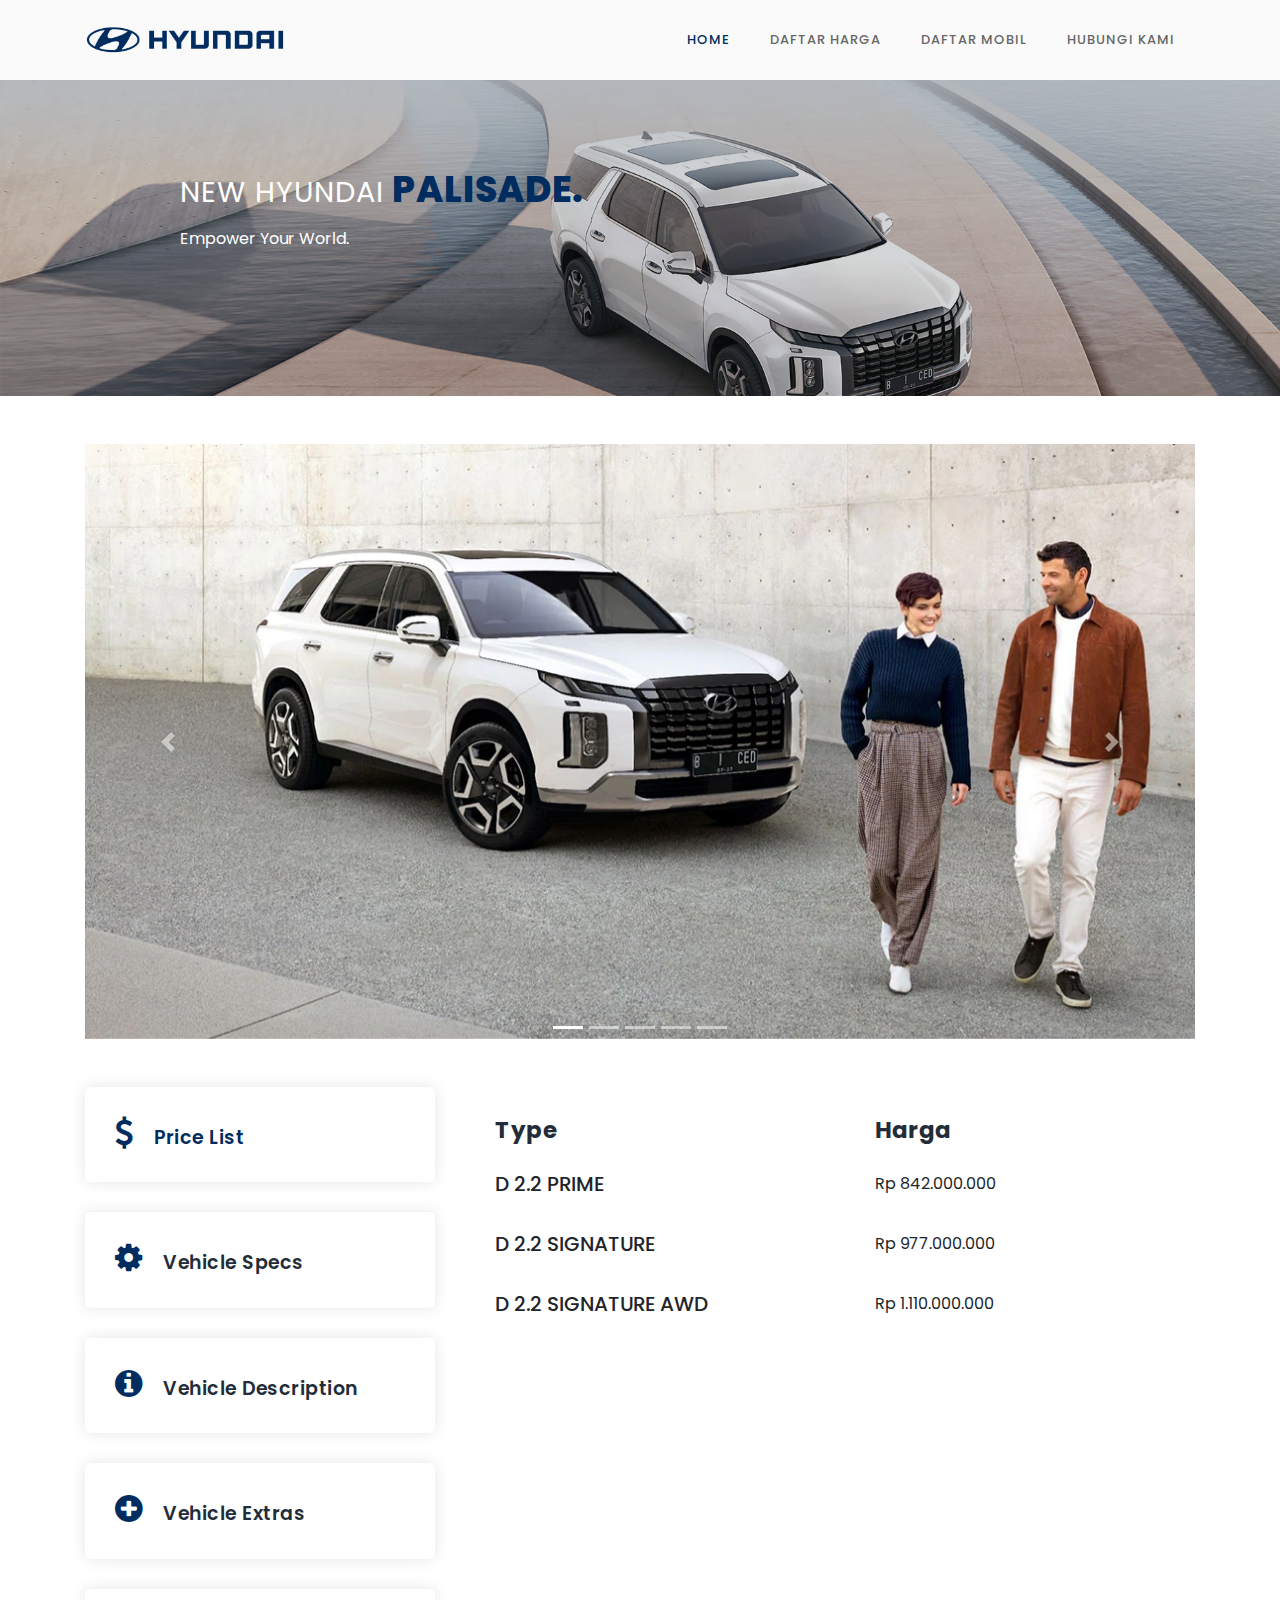
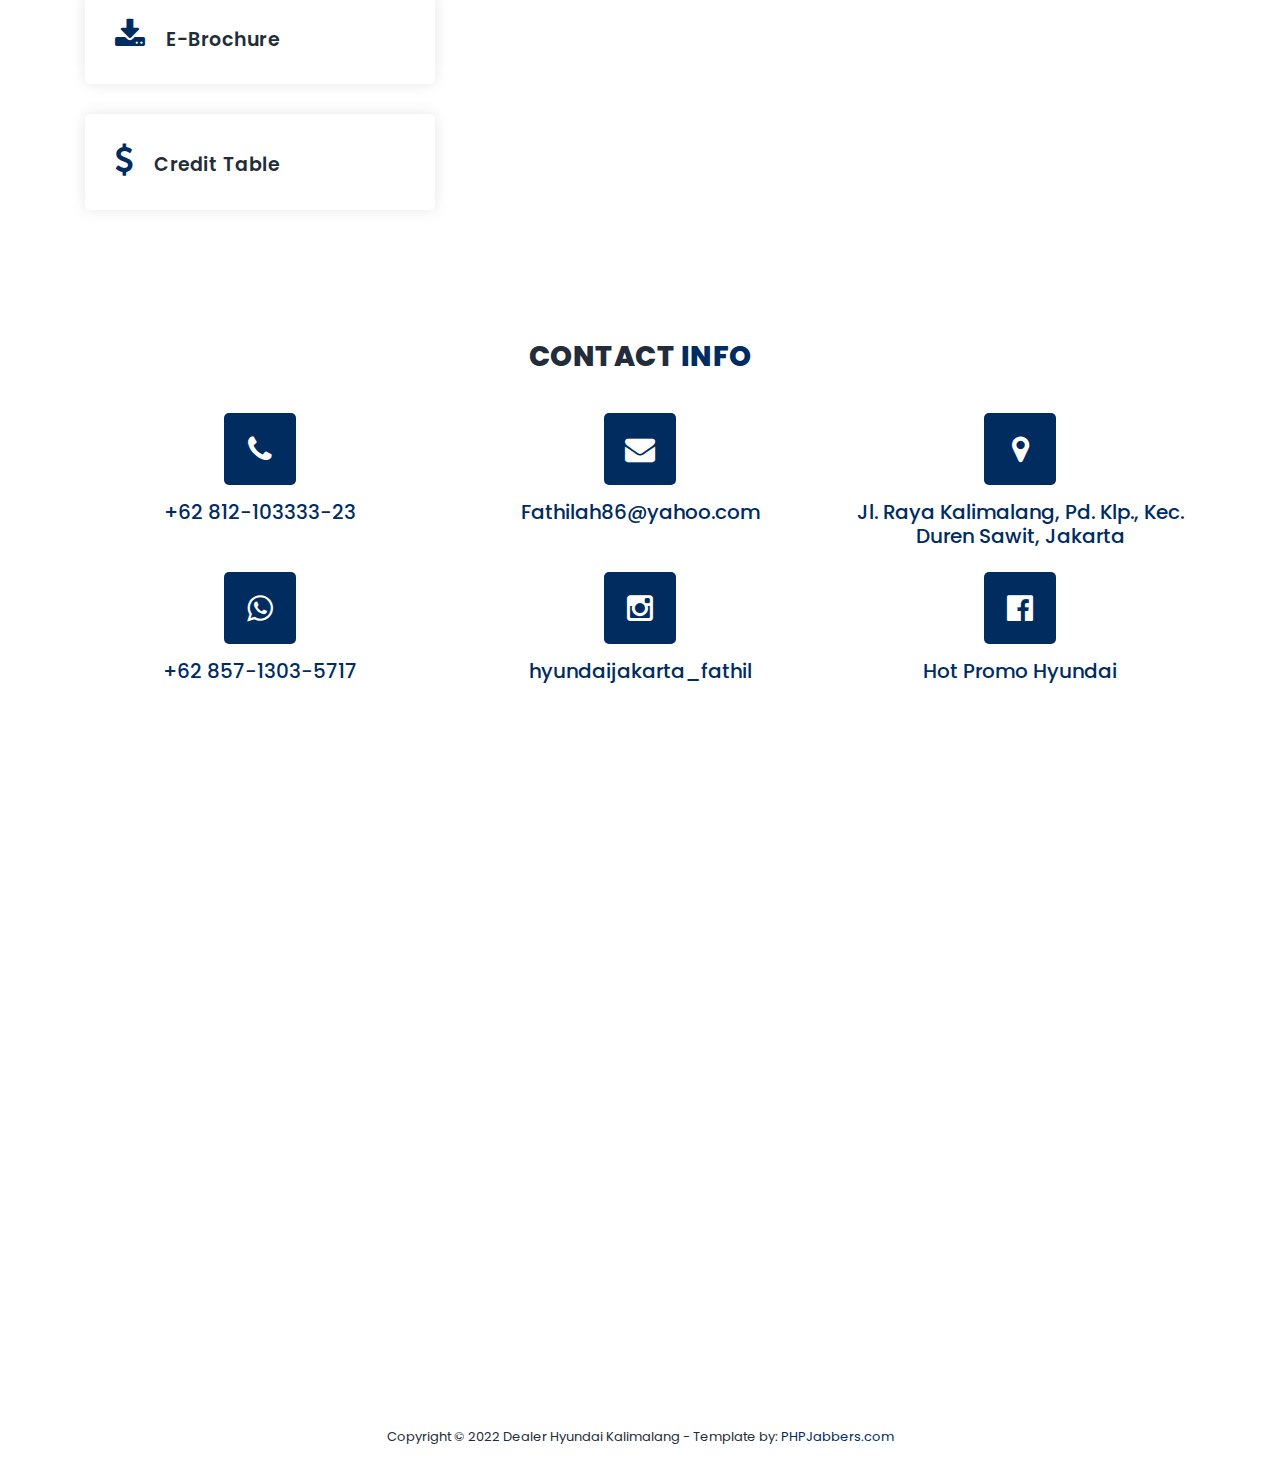
<file: palisade.html>
<!DOCTYPE html>
<html lang="en">

  <head>

    <meta charset="utf-8">
    <meta name="viewport" content="width=device-width, initial-scale=1, shrink-to-fit=no">
    <meta name="description" content="">
    <meta name="author" content="">
    <link href="https://fonts.googleapis.com/css?family=Poppins:100,100i,200,200i,300,300i,400,400i,500,500i,600,600i,700,700i,800,800i,900,900i&display=swap" rel="stylesheet">

      <title>Hyundai Mobil Indonesia Kalimalang</title>
      <link rel="icon" type="image/x-icon" href="assets/images/favicon.ico">
    <link rel="stylesheet" type="text/css" href="assets/css/bootstrap.min.css">

    <link rel="stylesheet" type="text/css" href="assets/css/font-awesome.css">

    <link rel="stylesheet" href="assets/css/style.css">

    </head>
    
    <body>
    
    <!-- ***** Preloader Start ***** -->
    <div id="js-preloader" class="js-preloader">
      <div class="preloader-inner">
        <span class="dot"></span>
        <div class="dots">
          <span></span>
          <span></span>
          <span></span>
        </div>
      </div>
    </div>
    <!-- ***** Preloader End ***** -->
    
    
    <!-- ***** Header Area Start ***** -->
    <header class="header-area header-sticky">
        <div class="container">
            <div class="row">
                <div class="col-12">
                    <nav class="main-nav">
                        <!-- ***** Logo Start ***** -->
                        <a href="#top">
                            <img width="200px" height="80px" src="assets\images\logo-hyundai.png"
                                 class="attachment-full size-full" alt="" loading="lazy">
                        </a>
                        <!-- ***** Logo End ***** -->
                        <!-- ***** Menu Start ***** -->
                        <ul class="nav">
                            <li><a href="index.html" class="active">Home</a></li>
                            <li><a href="pricelist-hyundai.html">Daftar Harga</a></li>
                            <li><a href="index.html#trainers">Daftar Mobil</a></li>
                            <li><a href="#features">Hubungi Kami</a></li>
                        </ul>
                        <a class='menu-trigger'>
                            <span>Menu</span>
                        </a>
                        <!-- ***** Menu End ***** -->
                    </nav>
                </div>
            </div>
        </div>
    </header>
    <!-- ***** Header Area End ***** -->

    <!-- ***** Call to Action Start ***** -->
    <section class="section section-bg" id="call-to-action" style="text-align: left;background-image: url(assets/images/palisade/Palisade_FL_D_Home-Banner-1860-x-720.webp)">
        <div class="container">
            <div class="row">
                <div class="col-lg-10 offset-lg-1">
                    <div class="cta-content">
                        <br>
                        <br>
                        <h2><small>New Hyundai</small> <em>Palisade.</em></h2>
                        <p>Empower Your World.</p>
                    </div>
                </div>
            </div>
        </div>
    </section>
    <!-- ***** Call to Action End ***** -->

    <!-- ***** Fleet Starts ***** -->
    <section class="section" id="trainers">
        <div class="container">
            <br>
            <br>

            <div id="carouselExampleIndicators" class="carousel slide" data-ride="carousel">
              <ol class="carousel-indicators">
                <li data-target="#carouselExampleIndicators" data-slide-to="0" class="active"></li>
                <li data-target="#carouselExampleIndicators" data-slide-to="1"></li>
                <li data-target="#carouselExampleIndicators" data-slide-to="2"></li>
                <li data-target="#carouselExampleIndicators" data-slide-to="3"></li>
                <li data-target="#carouselExampleIndicators" data-slide-to="4"></li>
              </ol>
              <div class="carousel-inner">
                <div class="carousel-item active">
                  <img class="d-block w-100" src="assets/images/palisade/Gallery-2_1-Kolom_1120x600_PC.webp" alt="First slide">
                </div>
                <div class="carousel-item">
                  <img class="d-block w-100" src="assets/images/palisade/Gallery-3_1-Kolom_1120x600_PC.webp" alt="Second slide">
                </div>
                <div class="carousel-item">
                  <img class="d-block w-100" src="assets/images/palisade/Gallery-4_1-Kolom_1120x600_PC.webp" alt="Third slide">
                </div>
                  <div class="carousel-item">
                      <img class="d-block w-100" src="assets/images/palisade/Gallery-5_1-Kolom_1120x600_PC.webp" alt="Fourth slide">
                  </div>
                  <div class="carousel-item">
                      <img class="d-block w-100" src="assets/images/palisade/Gallery-6_1-Kolom_1120x600_PC.jpg" alt="Fifth slide">
                  </div>
              </div>
              <a class="carousel-control-prev" href="#carouselExampleIndicators" role="button" data-slide="prev">
                <span class="carousel-control-prev-icon" aria-hidden="true"></span>
                <span class="sr-only">Previous</span>
              </a>
              <a class="carousel-control-next" href="#carouselExampleIndicators" role="button" data-slide="next">
                <span class="carousel-control-next-icon" aria-hidden="true"></span>
                <span class="sr-only">Next</span>
              </a>
            </div>
            
            <br>
            <br>

            <div class="row" id="tabs">
              <div class="col-lg-4">
                <ul>
                    <li><a href='#tabs-0'><i class="fa fa-usd"></i> Price List</a></li>
                  <li><a href='#tabs-1'><i class="fa fa-cog"></i> Vehicle Specs</a></li>
                  <li><a href='#tabs-2'><i class="fa fa-info-circle"></i> Vehicle Description</a></li>
                  <li><a href='#tabs-3'><i class="fa fa-plus-circle"></i> Vehicle Extras</a></li>
                  <li><a href='#tabs-4'><i class="fa fa-download"></i> e-Brochure</a></li>
                    <li><a href='#tabs-5'><i class="fa fa-usd"></i> Credit Table</a></li>
                </ul>
              </div>
              <div class="col-lg-8">
                  <section class='tabs-content' style="width: 100%;">
                      <article id='tabs-0'>
                          <div class="row">
                              <div class="col-sm-6">
                                  <h4>Type</h4>
                                  <p></p>
                              </div>
                              <div class="col-sm-6">
                                  <h4>Harga</h4>
                                  <p></p>
                              </div>
                              <div class="col-sm-6">
                                  <h5>D 2.2 PRIME</h5>
                              </div>
                              <div class="col-sm-6">
                                  <label>Rp 842.000.000</label>
                                  <p></p>
                              </div>
                              <div class="col-sm-6">
                                  <h5>D 2.2 SIGNATURE</h5>
                              </div>
                              <div class="col-sm-6">
                                  <label>Rp 977.000.000</label>
                                  <p></p>
                              </div>
                              <div class="col-sm-6">
                                  <h5>D 2.2 SIGNATURE AWD</h5>
                              </div>
                              <div class="col-sm-6">
                                  <label>Rp 1.110.000.000</label>
                                  <p></p>
                              </div>
                          </div>
                      </article>
                      <article id='tabs-1'>
                          <h4>Vehicle Specs</h4>

                          <div class="row">
                              <div class="col-sm-6">
                                  <label>Engine Type</label>

                                  <p>R 2.2 CRDi</p>
                              </div>

                              <div class="col-sm-6">
                                  <label>Displacement (cc)</label>

                                  <p>2,199</p>
                              </div>

                              <div class="col-sm-6">
                                  <label> Max Power (ps/rpm)</label>

                                  <p>200/3,800</p>
                              </div>

                              <div class="col-sm-6">
                                  <label>Max Toque (kg-m/rpm)</label>

                                  <p>45/1,750 - 2,750</p>
                              </div>

                              <div class="col-sm-6">
                                  <label>Number of Cylinders</label>

                                  <p>4</p>
                              </div>

                              <div class="col-sm-6">
                                  <label>Valves of Cylinders</label>

                                  <p>16-valve, HLA</p>
                              </div>

                              <div class="col-sm-6">
                                  <label>Transmission Type</label>

                                  <p>8-speed automatic (AWD)</p>
                              </div>

                              <div class="col-sm-6">
                                  <label>Fuel Type</label>

                                  <p>Diesel</p>
                              </div>


                              <div class="col-sm-6">
                                  <label>Tank Capacity</label>

                                  <p>71 L</p>
                              </div>
                          </div>
                      </article>
                      <article id='tabs-2'>
                          <h4>Vehicle Description</h4>

                          <p>- Premium Parametric Shield
                              <br> - LED DRL + Full LED Headlamps (Hi/Low)
                              <br> - Dark chrome grille
                              <br> - Outside mirror with LED turn signal
                              <br> - 20" Alloy Wheel*
                              <br> - LED rear combination lamp
                              <br> - Frameless Electrochromatic Mirror
                              <br> - 12.3” Supervision Color TFT LCD Meter Cluster
                              <br> - Wireless Smartphone Charger
                              <br> - Tilt & telescopic steering
                              <br> - 12.3” TFT Color Touch Display Audio with Smartphone Connectivity
                              <br> - Bridge-type High Console
                              <br>Integrated Memory System (driver), Infinity Premium Sound System, 4.2” Supervision Color TFT LCD cluster, Dual zone automatic climate control,
                              8-Speed Shift-by-Wire Automatic Transmission, Electronic All-Wheel Drive System, Drive Mode/Multi terrain Mode
                          </p>
                      </article>
                      <article id='tabs-3'>
                          <h4>Vehicle Extras</h4>

                          <div class="row">
                              <div class="col-sm-6">
                                  <p>Smart intelligent safety.</p>
                              </div>
                              <div class="col-sm-6">
                                  <p>Surround View Monitor (SVM)</p>
                              </div>
                              <div class="col-sm-6">
                                  <p>Forward Collision-avoidance Assist (FCA) with Junction Turn*</p>
                              </div>
                              <div class="col-sm-6">
                                  <p>Blind-Spot Collision-Avoidance Assist (BCA)*</p>
                              </div>
                              <div class="col-sm-6">
                                  <p>Safe Exit Assist (SEA)*</p>
                              </div>
                              <div class="col-sm-6">
                                  <p>Safe Exit Assist (SEA)*, Blind-spot Collision Warning (BCW)*,
                                      Blind-spot View Monitor (BVM), Lane Keeping Assist (LKA)*,L ane Following Assist (LFA)*,
                                      Rear Cross-Traffic Collision-Avoidance Assist (RCCA)*, Smart Cruise Control with Stop & Go Function (SCC w/ S&G)*,
                                      6 Airbag System*
                                  </p>
                              </div>
                          </div>
                      </article>
                      <article id='tabs-4'>
                          <h4>E-Brochure</h4>
                          <a class="typeDownload" target="_blank" href="assets/pdf/New-PALISADE-Brochure.pdf" onclick="brochureDown()" hmc-click-page="find-a-car_palisade" hmc-click-name="e_brochure_down" hmc-click-data="palisade"><span>Download Disini !</span></a>
                      </article>
                      <article id='tabs-5'>
                          <img src="assets/images/palisade/pricelist-hyundai-palisade.jpeg" alt="">
                      </article>
                  </section>
              </div>
            </div>
        </div>
    </section>
    <!-- ***** Fleet Ends ***** -->
    <section class="section" id="features">
        <div class="container">
            <div class="row text-center">
                <div class="col-lg-6 offset-lg-3">
                    <div class="section-heading" id="contact-info">
                        <h2>contact <em> info</em></h2>
                    </div>
                </div>

                <div class="col-md-4">
                    <div class="icon">
                        <i class="fa fa-phone"></i>
                    </div>
                    <h5><a href="#">+62 812-103333-23</a></h5>
                    <br>
                </div>

                <div class="col-md-4">
                    <div class="icon">
                        <i class="fa fa-envelope"></i>
                    </div>
                    <h5><a href="#">Fathilah86@yahoo.com</a></h5>
                    <br>
                </div>

                <div class="col-md-4">
                    <div class="icon">
                        <i class="fa fa-map-marker"></i>
                    </div>
                    <h5><a href="#contact-us">Jl. Raya Kalimalang, Pd. Klp., Kec. Duren Sawit, Jakarta</a></h5>
                    <br>
                </div>

                <div class="col-md-4">
                    <div class="icon">
                        <i class="fa fa-whatsapp"></i>
                    </div>
                    <h5><a href="https://wa.me/+6285713035717">+62 857-1303-5717</a></h5>
                    <br>
                </div>

                <div class="col-md-4">
                    <div class="icon">
                        <i class="fa fa-instagram"></i>
                    </div>
                    <h5><a href="https://www.instagram.com/hyundaijakarta_fathil/">hyundaijakarta_fathil</a></h5>
                    <br>
                </div>

                <div class="col-md-4">
                    <div class="icon">
                        <i class="fa fa-facebook-official"></i>
                    </div>
                    <h5><a href="https://www.facebook.com/profile.php?id=100086458702642">Hot Promo Hyundai</a></h5>
                    <br>
                </div>
            </div>
        </div>
    </section>

    <section class="section" id="contact-us" style="margin-top: 0">
        <div class="container-fluid">
            <div class="row">
                <div class="col-lg-6 col-md-6 col-xs-12">
                    <div id="map">
                        <iframe src="https://www.google.com/maps/embed?pb=!1m14!1m8!1m3!1d15864.476957511984!2d106.9288186!3d-6.2480145!3m2!1i1024!2i768!4f13.1!3m3!1m2!1s0x0%3A0x2b1302b7c8f1b0a0!2sHyundai%20Kalimalang%20Official!5e0!3m2!1sen!2sid!4v1666957364079!5m2!1sen!2sid" width="100%" height="600px" style="border:0;" allowfullscreen="" loading="lazy" referrerpolicy="no-referrer-when-downgrade"></iframe>
                    </div>
                </div>
                <div class="col-lg-6 col-md-6 col-xs-12">
                    <iframe width="100%" height="600px" src="https://www.youtube.com/embed/KObVIdBmuUg" title="The all-new PALISADE - For A Remarkable Life" frameborder="0" allow="accelerometer; autoplay; clipboard-write; encrypted-media; gyroscope; picture-in-picture" allowfullscreen></iframe>
                </div>
            </div>
        </div>
    </section>
    <!-- ***** Footer Start ***** -->
    <footer>
        <div class="container">
            <div class="row">
                <div class="col-lg-12">
                    <p>
                        Copyright © 2022 Dealer Hyundai Kalimalang
                        - Template by: <a href="https://www.phpjabbers.com/">PHPJabbers.com</a>
                    </p>
                </div>
            </div>
        </div>
    </footer>

    <!-- jQuery -->
    <script src="assets/js/jquery-2.1.0.min.js"></script>

    <!-- Bootstrap -->
    <script src="assets/js/popper.js"></script>
    <script src="assets/js/bootstrap.min.js"></script>

    <!-- Plugins -->
    <script src="assets/js/scrollreveal.min.js"></script>
    <script src="assets/js/waypoints.min.js"></script>
    <script src="assets/js/jquery.counterup.min.js"></script>
    <script src="assets/js/imgfix.min.js"></script> 
    <script src="assets/js/mixitup.js"></script> 
    <script src="assets/js/accordions.js"></script>
    
    <!-- Global Init -->
    <script src="assets/js/custom.js"></script>

  </body>
</html>
</file>
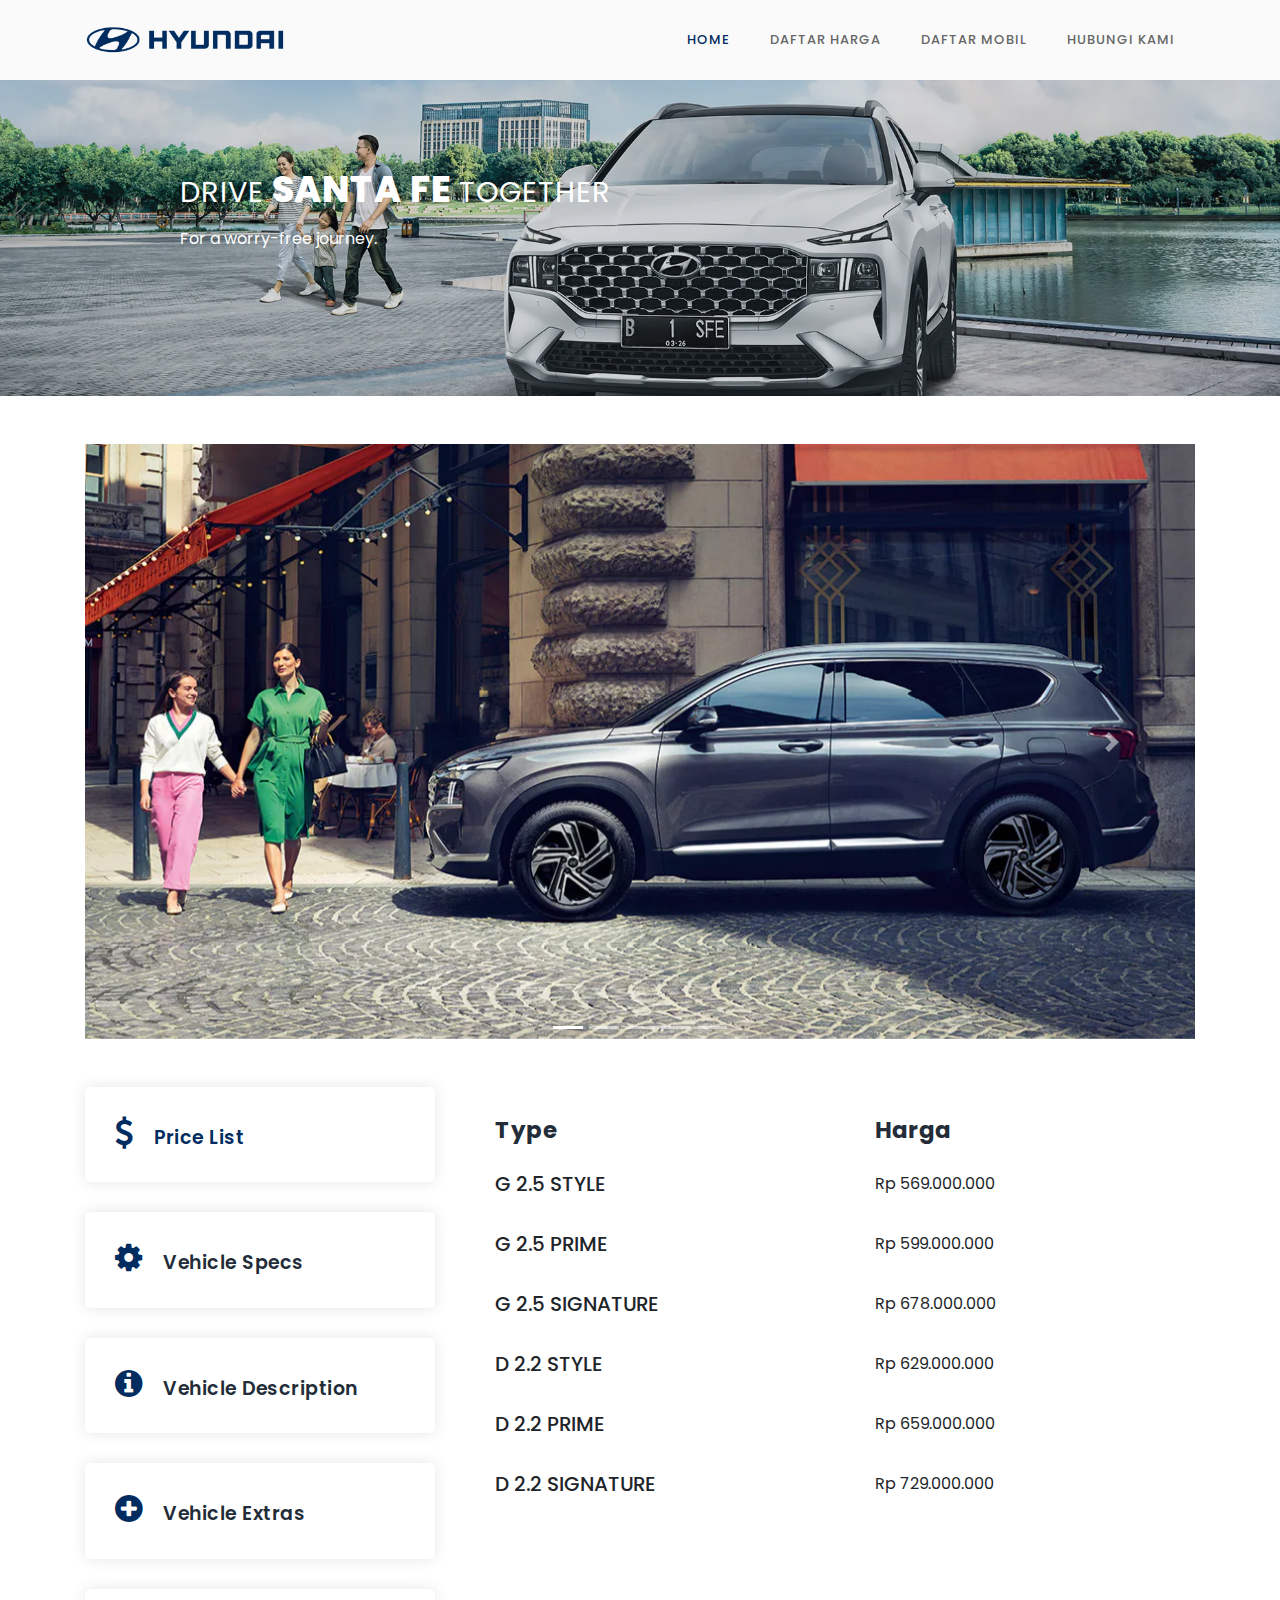
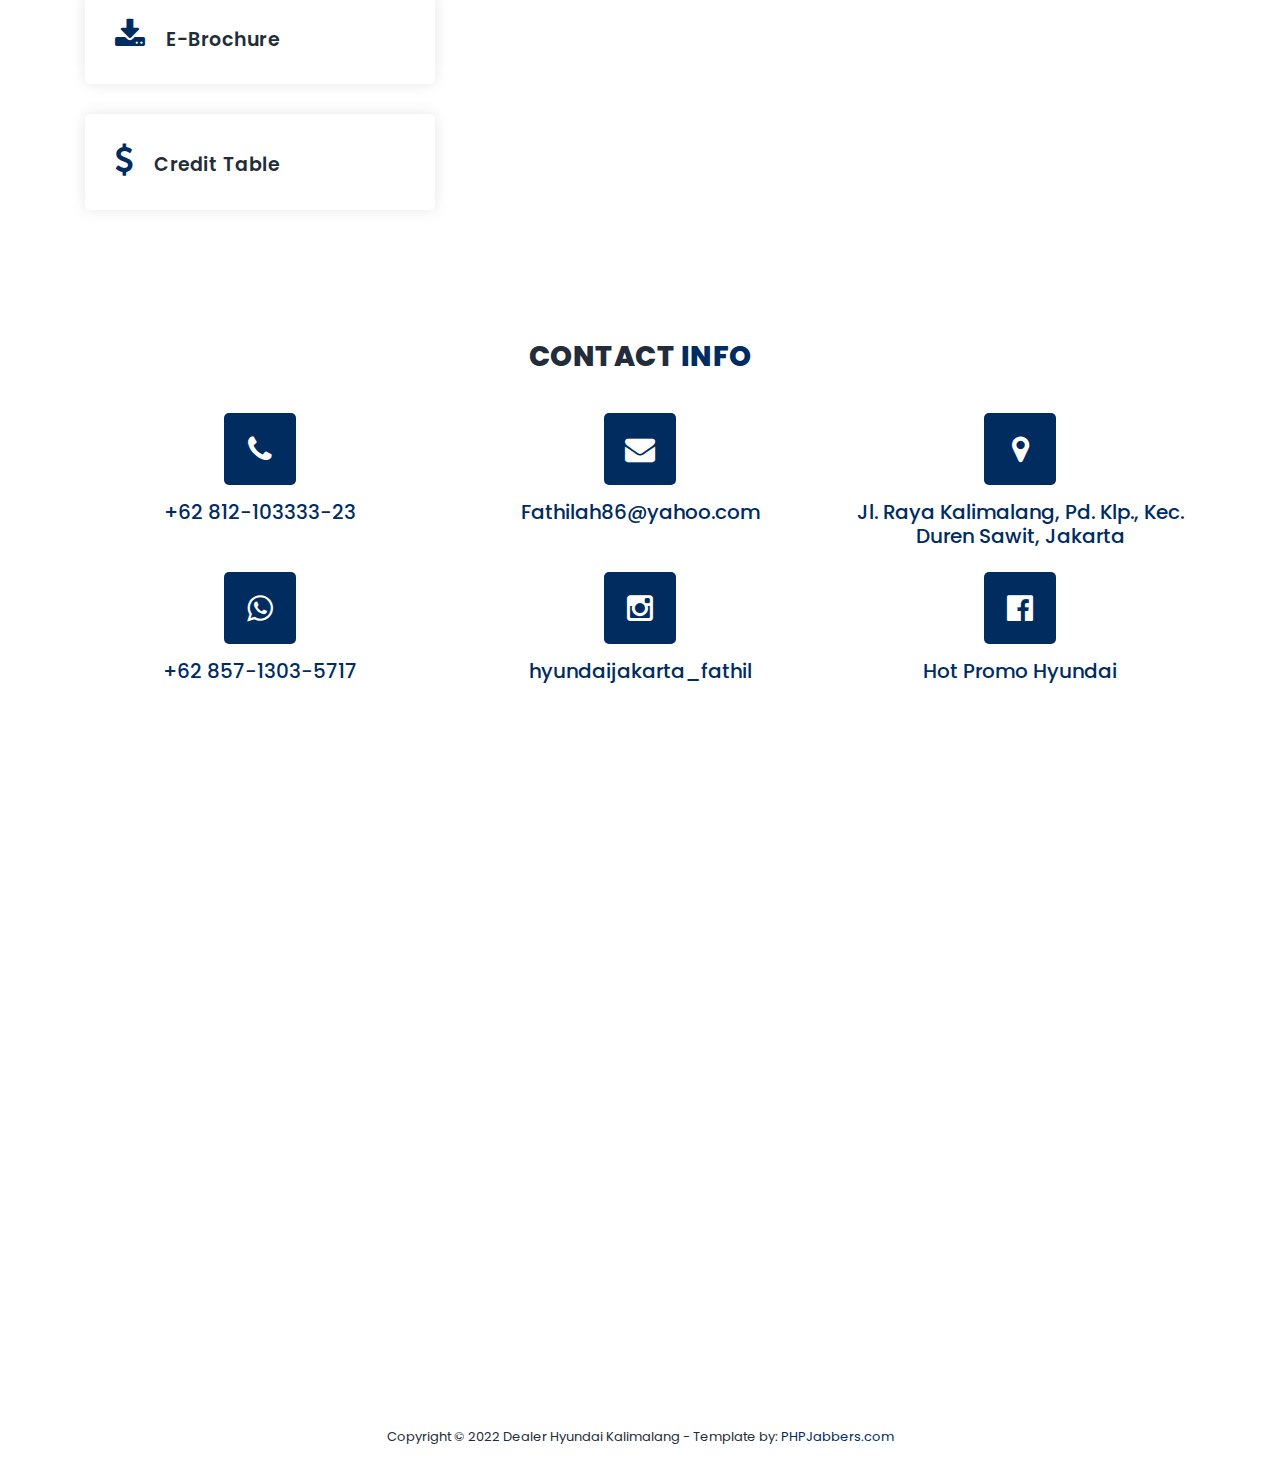
<file: santa-fe.html>
<!DOCTYPE html>
<html lang="en">

  <head>

    <meta charset="utf-8">
    <meta name="viewport" content="width=device-width, initial-scale=1, shrink-to-fit=no">
    <meta name="description" content="">
    <meta name="author" content="">
    <link href="https://fonts.googleapis.com/css?family=Poppins:100,100i,200,200i,300,300i,400,400i,500,500i,600,600i,700,700i,800,800i,900,900i&display=swap" rel="stylesheet">

      <title>Hyundai Mobil Indonesia Kalimalang</title>
      <link rel="icon" type="image/x-icon" href="assets/images/favicon.ico">
    <link rel="stylesheet" type="text/css" href="assets/css/bootstrap.min.css">

    <link rel="stylesheet" type="text/css" href="assets/css/font-awesome.css">

    <link rel="stylesheet" href="assets/css/style.css">

    </head>
    
    <body>
    
    <!-- ***** Preloader Start ***** -->
    <div id="js-preloader" class="js-preloader">
      <div class="preloader-inner">
        <span class="dot"></span>
        <div class="dots">
          <span></span>
          <span></span>
          <span></span>
        </div>
      </div>
    </div>
    <!-- ***** Preloader End ***** -->
    
    
    <!-- ***** Header Area Start ***** -->
    <header class="header-area header-sticky">
        <div class="container">
            <div class="row">
                <div class="col-12">
                    <nav class="main-nav">
                        <!-- ***** Logo Start ***** -->
                        <a href="#top">
                            <img width="200px" height="80px" src="assets\images\logo-hyundai.png"
                                 class="attachment-full size-full" alt="" loading="lazy">
                        </a>
                        <!-- ***** Logo End ***** -->
                        <!-- ***** Menu Start ***** -->
                        <ul class="nav">
                            <li><a href="index.html" class="active">Home</a></li>
                            <li><a href="pricelist-hyundai.html">Daftar Harga</a></li>
                            <li><a href="index.html#trainers">Daftar Mobil</a></li>
                            <li><a href="#features">Hubungi Kami</a></li>
                        </ul>
                        <a class='menu-trigger'>
                            <span>Menu</span>
                        </a>
                        <!-- ***** Menu End ***** -->
                    </nav>
                </div>
            </div>
        </div>
    </header>
    <!-- ***** Header Area End ***** -->

    <!-- ***** Call to Action Start ***** -->
    <section class="section section-bg" id="call-to-action" style="text-align: left;background-image: url(assets/images/santa-fe/SANTA-FE_D_Home-Banner-1860-x-720.webp)">
        <div class="container">
            <div class="row">
                <div class="col-lg-10 offset-lg-1">
                    <div class="cta-content">
                        <br>
                        <br>
                        <h2><small>Drive</small> <em style="color: #fff;">Santa Fe</em> <small>together</small></h2>
                        <p>For a worry-free journey.</p>
                    </div>
                </div>
            </div>
        </div>
    </section>
    <!-- ***** Call to Action End ***** -->

    <!-- ***** Fleet Starts ***** -->
    <section class="section" id="trainers">
        <div class="container">
            <br>
            <br>

            <div id="carouselExampleIndicators" class="carousel slide" data-ride="carousel">
              <ol class="carousel-indicators">
                <li data-target="#carouselExampleIndicators" data-slide-to="0" class="active"></li>
                <li data-target="#carouselExampleIndicators" data-slide-to="1"></li>
                <li data-target="#carouselExampleIndicators" data-slide-to="2"></li>
                <li data-target="#carouselExampleIndicators" data-slide-to="3"></li>
                <li data-target="#carouselExampleIndicators" data-slide-to="4"></li>
              </ol>
              <div class="carousel-inner">
                <div class="carousel-item active">
                  <img class="d-block w-100" src="assets/images/santa-fe/Santa-FE-Cafe-Side-pc.webp" alt="First slide">
                </div>
                <div class="carousel-item">
                  <img class="d-block w-100" src="assets/images/santa-fe/Santa-FE-Gallery-4-pc.webp" alt="Second slide">
                </div>
                <div class="carousel-item">
                  <img class="d-block w-100" src="assets/images/santa-fe/Santa-FE-Gallery-5-pc.webp" alt="Third slide">
                </div>
                  <div class="carousel-item">
                      <img class="d-block w-100" src="assets/images/santa-fe/Santa-FE-Gallery-1-pc.webp" alt="Fourth slide">
                  </div>
                  <div class="carousel-item">
                      <img class="d-block w-100" src="assets/images/santa-fe/Making-Everyday-Comfortable-pc.webp" alt="Fifth slide">
                  </div>
              </div>
              <a class="carousel-control-prev" href="#carouselExampleIndicators" role="button" data-slide="prev">
                <span class="carousel-control-prev-icon" aria-hidden="true"></span>
                <span class="sr-only">Previous</span>
              </a>
              <a class="carousel-control-next" href="#carouselExampleIndicators" role="button" data-slide="next">
                <span class="carousel-control-next-icon" aria-hidden="true"></span>
                <span class="sr-only">Next</span>
              </a>
            </div>
            
            <br>
            <br>

            <div class="row" id="tabs">
              <div class="col-lg-4">
                <ul>
                    <li><a href='#tabs-0'><i class="fa fa-usd"></i> Price List</a></li>
                  <li><a href='#tabs-1'><i class="fa fa-cog"></i> Vehicle Specs</a></li>
                  <li><a href='#tabs-2'><i class="fa fa-info-circle"></i> Vehicle Description</a></li>
                  <li><a href='#tabs-3'><i class="fa fa-plus-circle"></i> Vehicle Extras</a></li>
                  <li><a href='#tabs-4'><i class="fa fa-download"></i> e-Brochure</a></li>
                    <li><a href='#tabs-5'><i class="fa fa-usd"></i> Credit Table</a></li>
                </ul>
              </div>
              <div class="col-lg-8">
                <section class='tabs-content' style="width: 100%;">
                    <article id='tabs-0'>
                        <div class="row">
                            <div class="col-sm-6">
                                <h4>Type</h4>
                                <p></p>
                            </div>
                            <div class="col-sm-6">
                                <h4>Harga</h4>
                                <p></p>
                            </div>
                            <div class="col-sm-6">
                                <h5>G 2.5 STYLE</h5>
                            </div>
                            <div class="col-sm-6">
                                <label>Rp 569.000.000</label>
                                <p></p>
                            </div>
                            <div class="col-sm-6">
                                <h5>G 2.5 PRIME</h5>
                            </div>
                            <div class="col-sm-6">
                                <label>Rp 599.000.000</label>
                                <p></p>
                            </div>
                            <div class="col-sm-6">
                                <h5>G 2.5 SIGNATURE</h5>
                            </div>
                            <div class="col-sm-6">
                                <label>Rp 678.000.000</label>
                                <p></p>
                            </div>
                            <div class="col-sm-6">
                                <h5>D 2.2 STYLE</h5>
                            </div>
                            <div class="col-sm-6">
                                <label>Rp 629.000.000</label>
                                <p></p>
                            </div>
                            <div class="col-sm-6">
                                <h5>D 2.2 PRIME</h5>
                            </div>
                            <div class="col-sm-6">
                                <label>Rp 659.000.000</label>
                                <p></p>
                            </div>
                            <div class="col-sm-6">
                                <h5>D 2.2 SIGNATURE</h5>
                            </div>
                            <div class="col-sm-6">
                                <label>Rp 729.000.000</label>
                                <p></p>
                            </div>
                        </div>
                    </article>
                  <article id='tabs-1'>
                    <h4>Vehicle Specs</h4>

                    <div class="row">
                       <div class="col-sm-6">
                            <label>Engine Type</label>
                       
                            <p>2.5 Theta III MPi</p>
                       </div>

                       <div class="col-sm-6">
                            <label>Displacement (cc)</label>
                       
                            <p>2,497</p>
                       </div>

                       <div class="col-sm-6">
                            <label> Max Power (ps/rpm)</label>
                       
                            <p>180/6,000</p>
                       </div>

                       <div class="col-sm-6">
                            <label>Max Toque (kg-m/rpm)</label>
                       
                            <p>23.7/4,000</p>
                       </div>

                       <div class="col-sm-6">
                            <label>Number of Cylinders</label>
                       
                            <p>4</p>
                       </div>

                       <div class="col-sm-6">
                            <label>Valves of Cylinders</label>
                       
                            <p>16-valve, HLA</p>
                       </div>

                       <div class="col-sm-6">
                            <label>Transmission Type</label>
                       
                            <p>6-Speed Automatic FWD</p>
                       </div>

                       <div class="col-sm-6">
                            <label>Fuel Type</label>
                       
                            <p>Gasoline</p>
                       </div>


                       <div class="col-sm-6">
                            <label>Tank Capacity</label>
                       
                            <p>67 L</p>
                       </div>
                    </div>
                  </article>
                  <article id='tabs-2'>
                    <h4>Vehicle Description</h4>
                    
                    <p>- 2nd and 3rd Row Seats & Space
                        <br> - One-Touch Walk-in & Folding
                        <br> - Drive Mode
                        <br> - Surround View Monitor (SVM)
                        <br> - Lane Keeping Assist (LKA)
                        <br> - Lane Following Assist (LFA)
                        <br> - Rear Cross-Traffic Collision-Avoidance Assist (RCCA)
                        <br> - Blind-Spot Collision-Avoidance Assist (BCA)
                        <br> - Safe Exit Assist (SEA)
                        <br> - Forward Collision-Avoidance Assist (FCA)
                        <br> - Blind-Spot View Monitor (BVM)
                        <br> - Safety Power Window
                        <br> New Body Platform Basis kerangka baru yang digunakan pada SANTA FE memaksimalkan stabilitas kendaraan dan menyediakan ruang bagasi yang lebih luas, serta ruang kaki di baris kedua dan ketiga. Platform baru ini juga meningkatkan keselamatan saat terjadi benturan berkat penggunaan Advanced High-Strength Steel dan hot stamping.</p>
                   </article>
                  <article id='tabs-3'>
                    <h4>Vehicle Extras</h4>

                    <div class="row">   
                        <div class="col-sm-6">
                            <p>8" Touch Display</p>
                        </div>
                        <div class="col-sm-6">
                            <p>Wireless Smartphone Charging System</p>
                        </div>
                        <div class="col-sm-6">
                            <p>4.2" TFT LCD Cluster</p>
                        </div>
                        <div class="col-sm-6">
                            <p>12.3" Full LCD Cluster</p>
                        </div>
                        <div class="col-sm-6">
                            <p>Rear Occupant Alert</p>
                        </div>
                        <div class="col-sm-6">
                            <p>Rear Door Manual Curtain, Full Auto Air Conditioning System, Driver Attention Warning (DAW)</p>
                        </div>
                    </div>
                  </article>
                  <article id='tabs-4'>
                    <h4>E-Brochure</h4>
                      <a class="typeDownload" target="_blank" href="assets/pdf/HYUNDAI_SANTA_FE_BROCHURE.pdf" onclick="brochureDown()" hmc-click-page="find-a-car_stargazer" hmc-click-name="e_brochure_down" hmc-click-data="stargazer"><span>Download Disini !</span></a>
                  </article>
                    <article id='tabs-5'>
                        <img src="assets/images/santa-fe/pricelist-santafe.jpeg" alt="">
                    </article>
                </section>
              </div>
            </div>
        </div>
    </section>
    <!-- ***** Fleet Ends ***** -->
    <section class="section" id="features">
        <div class="container">
            <div class="row text-center">
                <div class="col-lg-6 offset-lg-3">
                    <div class="section-heading" id="contact-info">
                        <h2>contact <em> info</em></h2>
                    </div>
                </div>

                <div class="col-md-4">
                    <div class="icon">
                        <i class="fa fa-phone"></i>
                    </div>
                    <h5><a href="#">+62 812-103333-23</a></h5>
                    <br>
                </div>

                <div class="col-md-4">
                    <div class="icon">
                        <i class="fa fa-envelope"></i>
                    </div>
                    <h5><a href="#">Fathilah86@yahoo.com</a></h5>
                    <br>
                </div>

                <div class="col-md-4">
                    <div class="icon">
                        <i class="fa fa-map-marker"></i>
                    </div>
                    <h5><a href="#contact-us">Jl. Raya Kalimalang, Pd. Klp., Kec. Duren Sawit, Jakarta</a></h5>
                    <br>
                </div>

                <div class="col-md-4">
                    <div class="icon">
                        <i class="fa fa-whatsapp"></i>
                    </div>
                    <h5><a href="https://wa.me/+6285713035717">+62 857-1303-5717</a></h5>
                    <br>
                </div>

                <div class="col-md-4">
                    <div class="icon">
                        <i class="fa fa-instagram"></i>
                    </div>
                    <h5><a href="https://www.instagram.com/hyundaijakarta_fathil/">hyundaijakarta_fathil</a></h5>
                    <br>
                </div>

                <div class="col-md-4">
                    <div class="icon">
                        <i class="fa fa-facebook-official"></i>
                    </div>
                    <h5><a href="https://www.facebook.com/profile.php?id=100086458702642">Hot Promo Hyundai</a></h5>
                    <br>
                </div>
            </div>
        </div>
    </section>

    <section class="section" id="contact-us" style="margin-top: 0">
        <div class="container-fluid">
            <div class="row">
                <div class="col-lg-6 col-md-6 col-xs-12">
                    <div id="map">
                        <iframe src="https://www.google.com/maps/embed?pb=!1m14!1m8!1m3!1d15864.476957511984!2d106.9288186!3d-6.2480145!3m2!1i1024!2i768!4f13.1!3m3!1m2!1s0x0%3A0x2b1302b7c8f1b0a0!2sHyundai%20Kalimalang%20Official!5e0!3m2!1sen!2sid!4v1666957364079!5m2!1sen!2sid" width="100%" height="600px" style="border:0;" allowfullscreen="" loading="lazy" referrerpolicy="no-referrer-when-downgrade"></iframe>
                    </div>
                </div>
                <div class="col-lg-6 col-md-6 col-xs-12">
                    <iframe width="100%" height="600px" src="https://www.youtube.com/embed/nIk-L-5C8gA" title="Have A Safe and Lovely Trip with New SANTA FE" frameborder="0" allow="accelerometer; autoplay; clipboard-write; encrypted-media; gyroscope; picture-in-picture" allowfullscreen></iframe>
                </div>
            </div>
        </div>
    </section>
    <!-- ***** Footer Start ***** -->
    <footer>
        <div class="container">
            <div class="row">
                <div class="col-lg-12">
                    <p>
                        Copyright © 2022 Dealer Hyundai Kalimalang
                        - Template by: <a href="https://www.phpjabbers.com/">PHPJabbers.com</a>
                    </p>
                </div>
            </div>
        </div>
    </footer>

    <!-- jQuery -->
    <script src="assets/js/jquery-2.1.0.min.js"></script>

    <!-- Bootstrap -->
    <script src="assets/js/popper.js"></script>
    <script src="assets/js/bootstrap.min.js"></script>

    <!-- Plugins -->
    <script src="assets/js/scrollreveal.min.js"></script>
    <script src="assets/js/waypoints.min.js"></script>
    <script src="assets/js/jquery.counterup.min.js"></script>
    <script src="assets/js/imgfix.min.js"></script> 
    <script src="assets/js/mixitup.js"></script> 
    <script src="assets/js/accordions.js"></script>
    
    <!-- Global Init -->
    <script src="assets/js/custom.js"></script>

  </body>
</html>
</file>
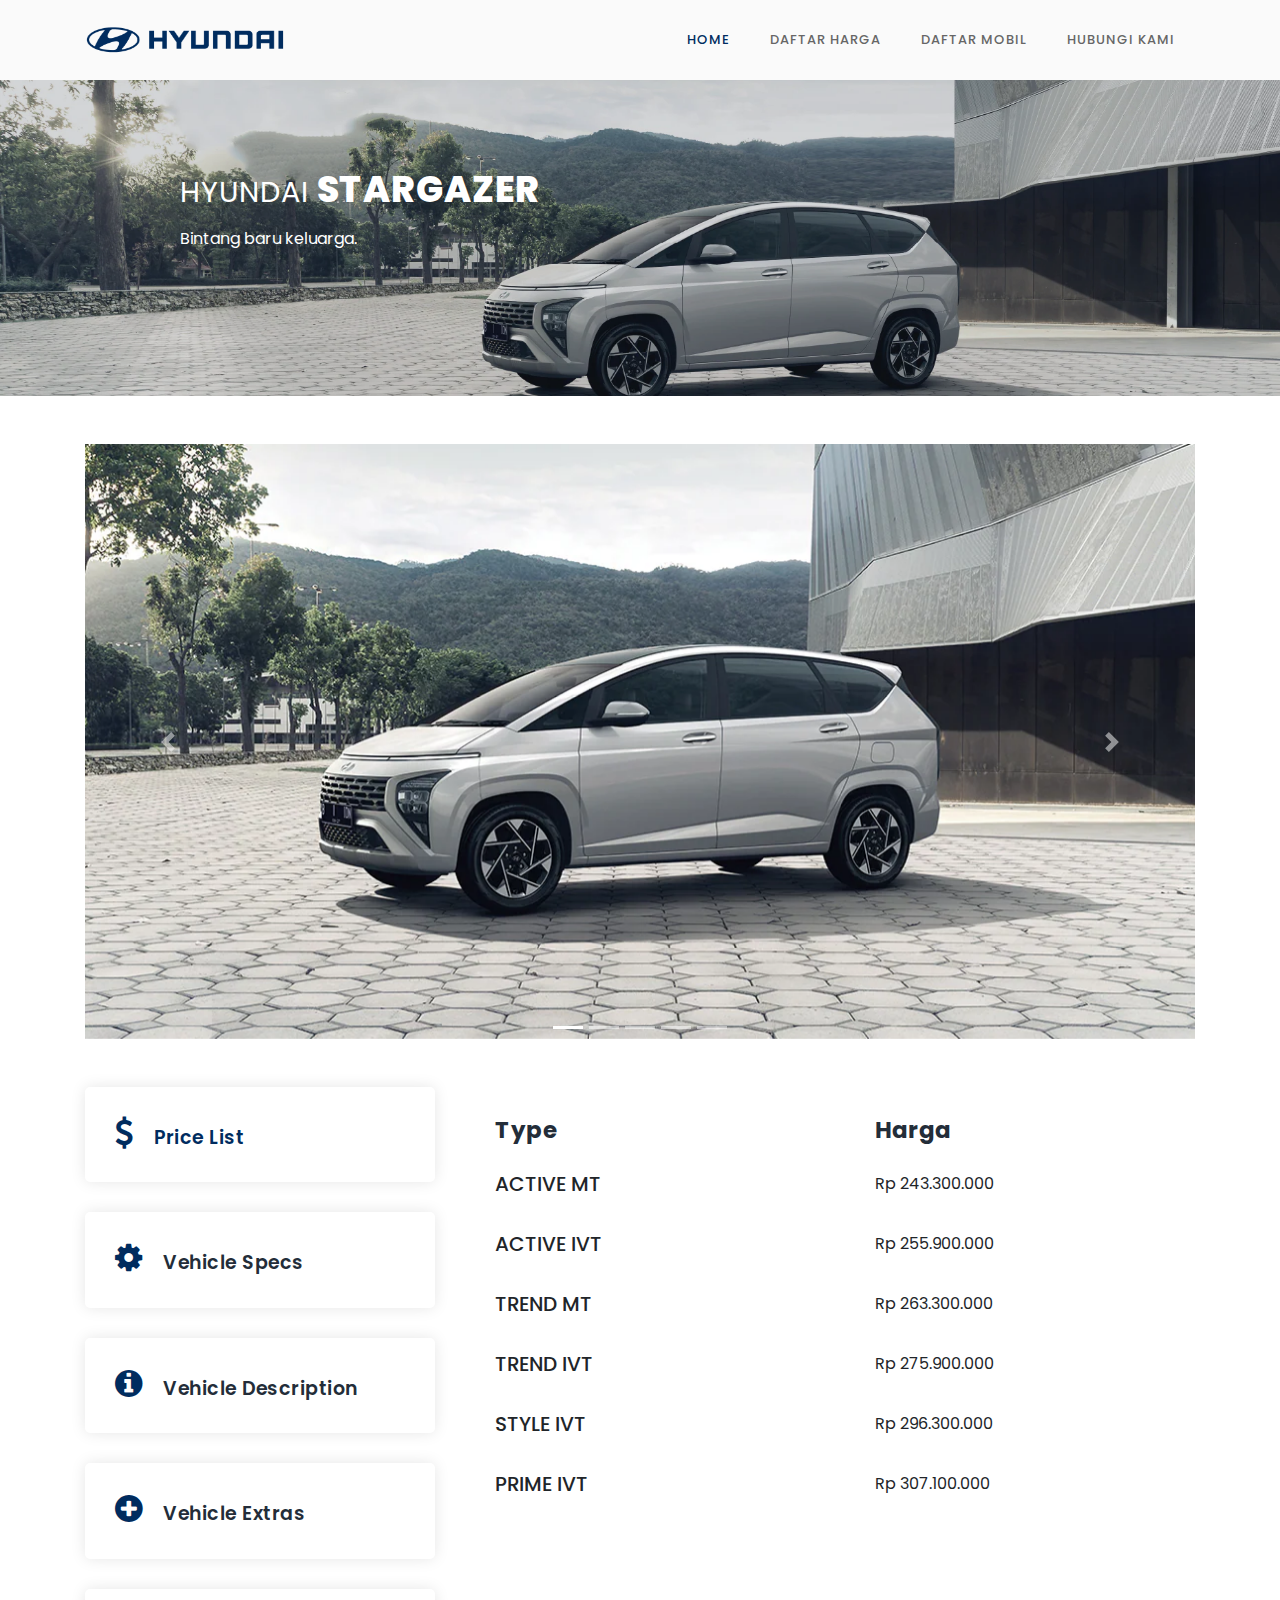
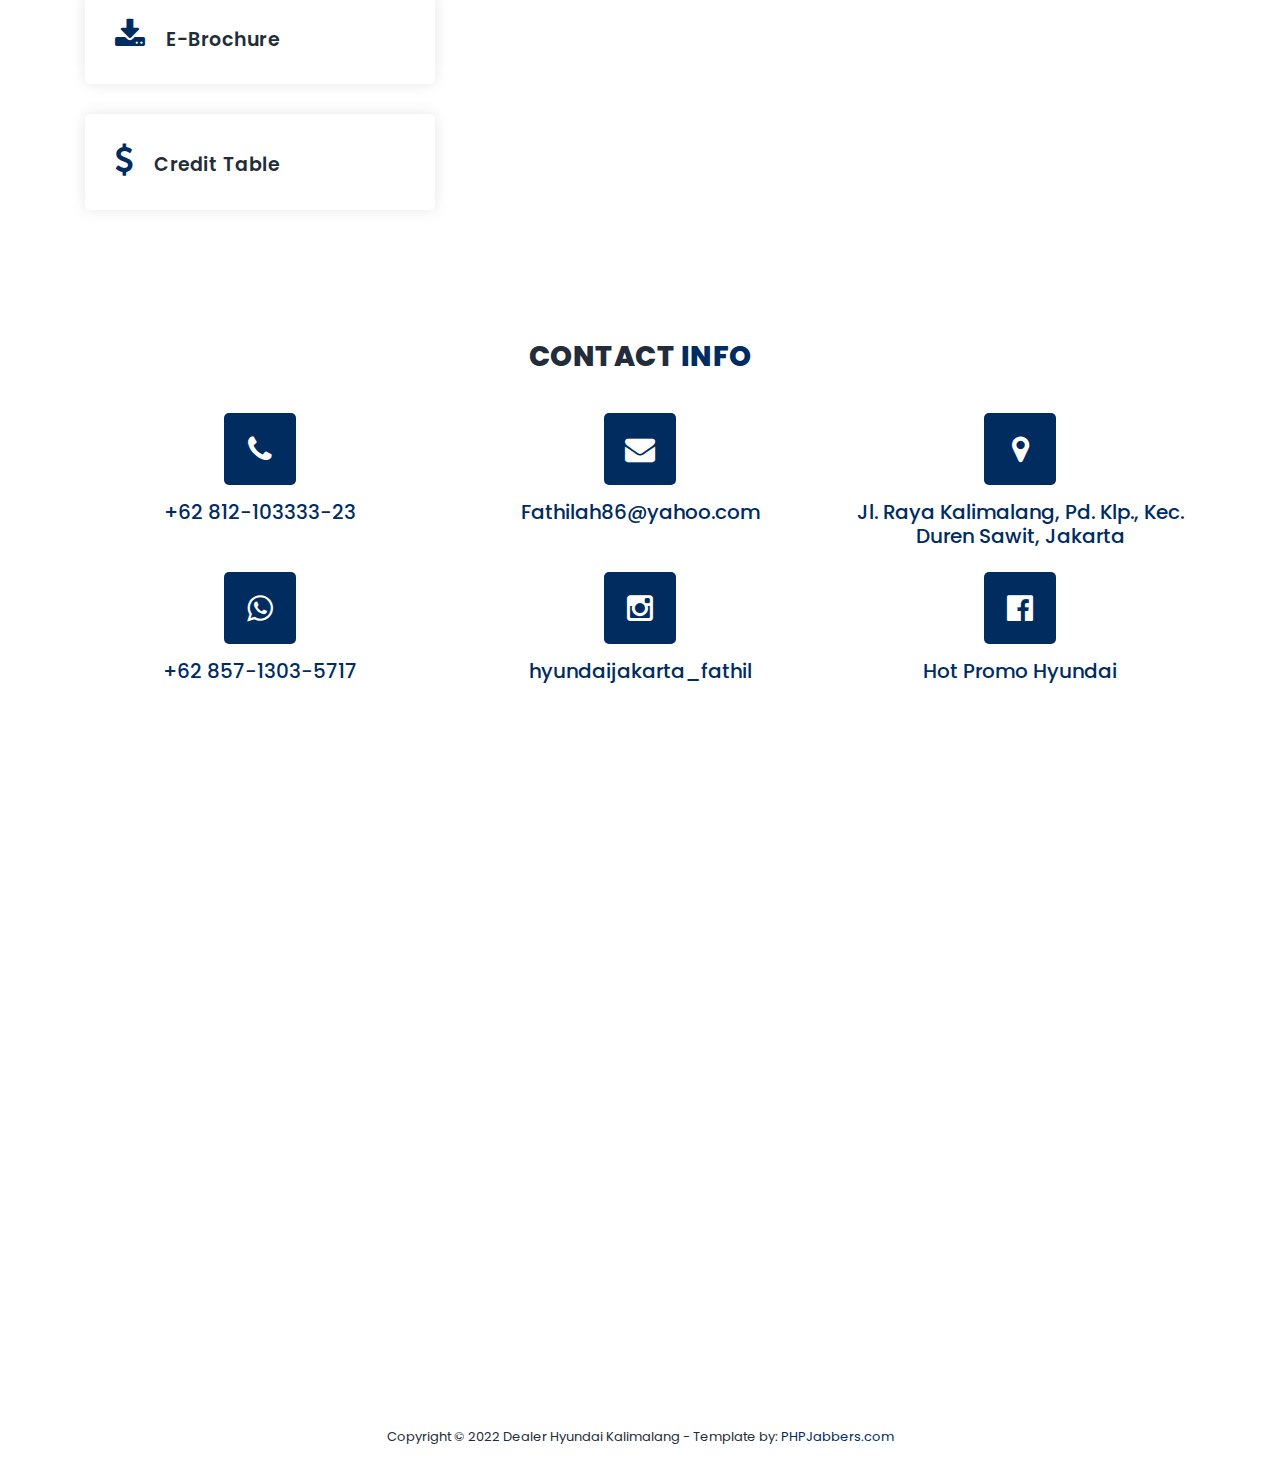
<file: stargazer.html>
<!DOCTYPE html>
<html lang="en">

  <head>

    <meta charset="utf-8">
    <meta name="viewport" content="width=device-width, initial-scale=1, shrink-to-fit=no">
    <meta name="description" content="">
    <meta name="author" content="">
    <link href="https://fonts.googleapis.com/css?family=Poppins:100,100i,200,200i,300,300i,400,400i,500,500i,600,600i,700,700i,800,800i,900,900i&display=swap" rel="stylesheet">

      <title>Hyundai Mobil Indonesia Kalimalang</title>
      <link rel="icon" type="image/x-icon" href="assets/images/favicon.ico">

    <link rel="stylesheet" type="text/css" href="assets/css/bootstrap.min.css">

    <link rel="stylesheet" type="text/css" href="assets/css/font-awesome.css">

    <link rel="stylesheet" href="assets/css/style.css">

    </head>
    
    <body>
    
    <!-- ***** Preloader Start ***** -->
    <div id="js-preloader" class="js-preloader">
      <div class="preloader-inner">
        <span class="dot"></span>
        <div class="dots">
          <span></span>
          <span></span>
          <span></span>
        </div>
      </div>
    </div>
    <!-- ***** Preloader End ***** -->
    
    
    <!-- ***** Header Area Start ***** -->
    <header class="header-area header-sticky">
        <div class="container">
            <div class="row">
                <div class="col-12">
                    <nav class="main-nav">
                        <!-- ***** Logo Start ***** -->
                        <a href="#top">
                            <img width="200px" height="80px" src="assets\images\logo-hyundai.png"
                                 class="attachment-full size-full" alt="" loading="lazy">
                        </a>
                        <!-- ***** Logo End ***** -->
                        <!-- ***** Menu Start ***** -->
                        <ul class="nav">
                            <li><a href="index.html" class="active">Home</a></li>
                            <li><a href="pricelist-hyundai.html">Daftar Harga</a></li>
                            <li><a href="index.html#trainers">Daftar Mobil</a></li>
                            <li><a href="#features">Hubungi Kami</a></li>
                        </ul>
                        <a class='menu-trigger'>
                            <span>Menu</span>
                        </a>
                        <!-- ***** Menu End ***** -->
                    </nav>
                </div>
            </div>
        </div>
    </header>
    <!-- ***** Header Area End ***** -->

    <!-- ***** Call to Action Start ***** -->
    <section class="section section-bg" id="call-to-action" style="text-align: left;background-image: url(assets/images/D_Home-Banner-1860-x-720.webp)">
        <div class="container">
            <div class="row">
                <div class="col-lg-10 offset-lg-1">
                    <div class="cta-content">
                        <br>
                        <br>
                        <h2><small>Hyundai</small> <em style="color: #fff;">STARGAZER</em></h2>
                        <p>Bintang baru keluarga.</p>
                    </div>
                </div>
            </div>
        </div>
    </section>
    <!-- ***** Call to Action End ***** -->

    <!-- ***** Fleet Starts ***** -->
    <section class="section" id="trainers">
        <div class="container">
            <br>
            <br>

            <div id="carouselExampleIndicators" class="carousel slide" data-ride="carousel">
              <ol class="carousel-indicators">
                <li data-target="#carouselExampleIndicators" data-slide-to="0" class="active"></li>
                <li data-target="#carouselExampleIndicators" data-slide-to="1"></li>
                <li data-target="#carouselExampleIndicators" data-slide-to="2"></li>
                <li data-target="#carouselExampleIndicators" data-slide-to="3"></li>
                <li data-target="#carouselExampleIndicators" data-slide-to="4"></li>
              </ol>
              <div class="carousel-inner">
                <div class="carousel-item active">
                  <img class="d-block w-100" src="assets/images/stargazer/Galeri1_1-Kolom_1120x600_PC.webp" alt="First slide">
                </div>
                <div class="carousel-item">
                  <img class="d-block w-100" src="assets/images/stargazer/Galeri3_1-Kolom_1120x600_PC.webp" alt="Second slide">
                </div>
                <div class="carousel-item">
                  <img class="d-block w-100" src="assets/images/stargazer/Galeri4_1-Kolom_1120x600_PC.webp" alt="Third slide">
                </div>
                  <div class="carousel-item">
                      <img class="d-block w-100" src="assets/images/stargazer/Galeri6_1-Kolom_1120x600_PC.webp" alt="Fourth slide">
                  </div>
                  <div class="carousel-item">
                      <img class="d-block w-100" src="assets/images/stargazer/Interior_Accordion-Desktop_1920x580.jpg" alt="Fifth slide">
                  </div>
              </div>
              <a class="carousel-control-prev" href="#carouselExampleIndicators" role="button" data-slide="prev">
                <span class="carousel-control-prev-icon" aria-hidden="true"></span>
                <span class="sr-only">Previous</span>
              </a>
              <a class="carousel-control-next" href="#carouselExampleIndicators" role="button" data-slide="next">
                <span class="carousel-control-next-icon" aria-hidden="true"></span>
                <span class="sr-only">Next</span>
              </a>
            </div>
            
            <br>
            <br>

            <div class="row" id="tabs">
              <div class="col-lg-4">
                <ul>
                    <li><a href='#tabs-0'><i class="fa fa-usd"></i> Price List</a></li>
                  <li><a href='#tabs-1'><i class="fa fa-cog"></i> Vehicle Specs</a></li>
                  <li><a href='#tabs-2'><i class="fa fa-info-circle"></i> Vehicle Description</a></li>
                  <li><a href='#tabs-3'><i class="fa fa-plus-circle"></i> Vehicle Extras</a></li>
                  <li><a href='#tabs-4'><i class="fa fa-download"></i> e-Brochure</a></li>
                    <li><a href='#tabs-5'><i class="fa fa-usd"></i> Credit Table</a></li>
                </ul>
              </div>
              <div class="col-lg-8">
                <section class='tabs-content' style="width: 100%;">
                    <article id='tabs-0'>
                        <div class="row">
                            <div class="col-sm-6">
                                <h4>Type</h4>
                                <p></p>
                            </div>
                            <div class="col-sm-6">
                                <h4>Harga</h4>
                                <p></p>
                            </div>
                            <div class="col-sm-6">
                                <h5>ACTIVE MT</h5>
                            </div>
                            <div class="col-sm-6">
                                <label>Rp 243.300.000</label>
                                <p></p>
                            </div>
                            <div class="col-sm-6">
                                <h5>ACTIVE IVT</h5>
                            </div>
                            <div class="col-sm-6">
                                <label>Rp 255.900.000</label>
                                <p></p>
                            </div>
                            <div class="col-sm-6">
                                <h5>TREND MT</h5>
                            </div>
                            <div class="col-sm-6">
                                <label>Rp 263.300.000</label>
                                <p></p>
                            </div>
                            <div class="col-sm-6">
                                <h5>TREND IVT</h5>
                            </div>
                            <div class="col-sm-6">
                                <label>Rp 275.900.000</label>
                                <p></p>
                            </div>
                            <div class="col-sm-6">
                                <h5>STYLE IVT</h5>
                            </div>
                            <div class="col-sm-6">
                                <label>Rp 296.300.000</label>
                                <p></p>
                            </div>
                            <div class="col-sm-6">
                                <h5>PRIME IVT</h5>
                            </div>
                            <div class="col-sm-6">
                                <label>Rp 307.100.000</label>
                                <p></p>
                            </div>
                        </div>
                    </article>
                  <article id='tabs-1'>
                    <h4>Vehicle Specs</h4>

                    <div class="row">
                       <div class="col-sm-6">
                            <label>Engine Type</label>
                       
                            <p>1.5L MPI</p>
                       </div>

                       <div class="col-sm-6">
                            <label>Displacement (cc)</label>
                       
                            <p>1,497</p>
                       </div>

                       <div class="col-sm-6">
                            <label> Max Power (ps/rpm)</label>
                       
                            <p>115/6,300</p>
                       </div>

                       <div class="col-sm-6">
                            <label>Max Toque (kg-m/rpm)</label>
                       
                            <p>14.7/4,500</p>
                       </div>

                       <div class="col-sm-6">
                            <label>Number of Cylinders</label>
                       
                            <p>4</p>
                       </div>

                       <div class="col-sm-6">
                            <label>Valves of Cylinders</label>
                       
                            <p>16-valve, HLA</p>
                       </div>

                       <div class="col-sm-6">
                            <label>Transmission Type</label>
                       
                            <p>IVT</p>
                       </div>

                       <div class="col-sm-6">
                            <label>Fuel Type</label>
                       
                            <p>Gasoline</p>
                       </div>


                       <div class="col-sm-6">
                            <label>Tank Capacity</label>
                       
                            <p>40 L</p>
                       </div>
                    </div>
                  </article>
                  <article id='tabs-2'>
                    <h4>Vehicle Description</h4>
                    
                    <p>- Ambient Mood Lamp (Prime)
                        <br> - Window Control Panel with Electric Folding Outside Mirror (Style & Prime)
                        <br> - Tilt & Telescopic Steering Wheel (Trend, Style, Prime)
                        <br> - Tire Pressure Monitoring System (Style & Prime)
                        <br> - 12 V Power Outlet + USB Multimedia Port
                        <br> - ISOFIX
                        <br> - Intelligent Variable Transmission (IVT)
                        <br> - Push Button Start
                        <br> - Drive Mode
                        <br> - Forward Collision-avoidance Assist (FCA)*
                        <br> - Lane Following Assist (LFA)*
                        <br> - High Beam Assist (HBA)*
                        <br> 6-Airbag system (Driver, Passenger, Side & Curtain)*</p>
                   </article>
                  <article id='tabs-3'>
                    <h4>Vehicle Extras</h4>

                    <div class="row">   
                        <div class="col-sm-6">
                            <p>Lane Keeping Assist (LKA)*</p>
                        </div>
                        <div class="col-sm-6">
                            <p>Blind-spot Collision-avoidance Assist (BCA - Dari parkir paralel)*</p>
                        </div>
                        <div class="col-sm-6">
                            <p>Rear Cross-traffic Collision-avoidance Assist (RCCA)*</p>
                        </div>
                        <div class="col-sm-6">
                            <p>Rear View Monitor (RVM)*</p>
                        </div>
                        <div class="col-sm-6">
                            <p>6-Seater or 7-Seater</p>
                        </div>
                        <div class="col-sm-6">
                            <p>Hidden Tray, Center Console Armrest, Center Console Rear Storage with USB Port, Seat Back Table</p>
                        </div>
                    </div>
                  </article>
                  <article id='tabs-4'>
                    <h4>E-Brochure</h4>
                      <a class="typeDownload" target="_blank" href="assets/pdf/STARGAZER_Brochure.pdf" onclick="brochureDown()" hmc-click-page="find-a-car_stargazer" hmc-click-name="e_brochure_down" hmc-click-data="stargazer"><span>Download Disini !</span></a>
                  </article>
                    <article id='tabs-5'>
                        <img src="assets/images/stargazer/price-stargazer.jpeg" alt="">
                    </article>
                </section>
              </div>
            </div>
        </div>
    </section>
    <!-- ***** Fleet Ends ***** -->
    <section class="section" id="features">
        <div class="container">
            <div class="row text-center">
                <div class="col-lg-6 offset-lg-3">
                    <div class="section-heading" id="contact-info">
                        <h2>contact <em> info</em></h2>
                    </div>
                </div>

                <div class="col-md-4">
                    <div class="icon">
                        <i class="fa fa-phone"></i>
                    </div>
                    <h5><a href="#">+62 812-103333-23</a></h5>
                    <br>
                </div>

                <div class="col-md-4">
                    <div class="icon">
                        <i class="fa fa-envelope"></i>
                    </div>
                    <h5><a href="#">Fathilah86@yahoo.com</a></h5>
                    <br>
                </div>

                <div class="col-md-4">
                    <div class="icon">
                        <i class="fa fa-map-marker"></i>
                    </div>
                    <h5><a href="#contact-us">Jl. Raya Kalimalang, Pd. Klp., Kec. Duren Sawit, Jakarta</a></h5>
                    <br>
                </div>

                <div class="col-md-4">
                    <div class="icon">
                        <i class="fa fa-whatsapp"></i>
                    </div>
                    <h5><a href="https://wa.me/+6285713035717">+62 857-1303-5717</a></h5>
                    <br>
                </div>

                <div class="col-md-4">
                    <div class="icon">
                        <i class="fa fa-instagram"></i>
                    </div>
                    <h5><a href="https://www.instagram.com/hyundaijakarta_fathil/">hyundaijakarta_fathil</a></h5>
                    <br>
                </div>

                <div class="col-md-4">
                    <div class="icon">
                        <i class="fa fa-facebook-official"></i>
                    </div>
                    <h5><a href="https://www.facebook.com/profile.php?id=100086458702642">Hot Promo Hyundai</a></h5>
                    <br>
                </div>
            </div>
        </div>
    </section>

    <section class="section" id="contact-us" style="margin-top: 0">
        <div class="container-fluid">
            <div class="row">
                <div class="col-lg-6 col-md-6 col-xs-12">
                    <div id="map">
                        <iframe src="https://www.google.com/maps/embed?pb=!1m14!1m8!1m3!1d15864.476957511984!2d106.9288186!3d-6.2480145!3m2!1i1024!2i768!4f13.1!3m3!1m2!1s0x0%3A0x2b1302b7c8f1b0a0!2sHyundai%20Kalimalang%20Official!5e0!3m2!1sen!2sid!4v1666957364079!5m2!1sen!2sid" width="100%" height="600px" style="border:0;" allowfullscreen="" loading="lazy" referrerpolicy="no-referrer-when-downgrade"></iframe>
                    </div>
                </div>
                <div class="col-lg-6 col-md-6 col-xs-12">
                    <iframe width="100%" height="600px" src="https://www.youtube.com/embed/Ap2um9HvDNQ" title="Hyundai STARGAZER - Bintang Baru Keluarga" frameborder="0" allow="accelerometer; autoplay; clipboard-write; encrypted-media; gyroscope; picture-in-picture" allowfullscreen></iframe>
                </div>
            </div>
        </div>
    </section>
    <!-- ***** Footer Start ***** -->
    <footer>
        <div class="container">
            <div class="row">
                <div class="col-lg-12">
                    <p>
                        Copyright © 2022 Dealer Hyundai Kalimalang
                        - Template by: <a href="https://www.phpjabbers.com/">PHPJabbers.com</a>
                    </p>
                </div>
            </div>
        </div>
    </footer>

    <!-- jQuery -->
    <script src="assets/js/jquery-2.1.0.min.js"></script>

    <!-- Bootstrap -->
    <script src="assets/js/popper.js"></script>
    <script src="assets/js/bootstrap.min.js"></script>

    <!-- Plugins -->
    <script src="assets/js/scrollreveal.min.js"></script>
    <script src="assets/js/waypoints.min.js"></script>
    <script src="assets/js/jquery.counterup.min.js"></script>
    <script src="assets/js/imgfix.min.js"></script> 
    <script src="assets/js/mixitup.js"></script> 
    <script src="assets/js/accordions.js"></script>
    
    <!-- Global Init -->
    <script src="assets/js/custom.js"></script>

  </body>
</html>
</file>
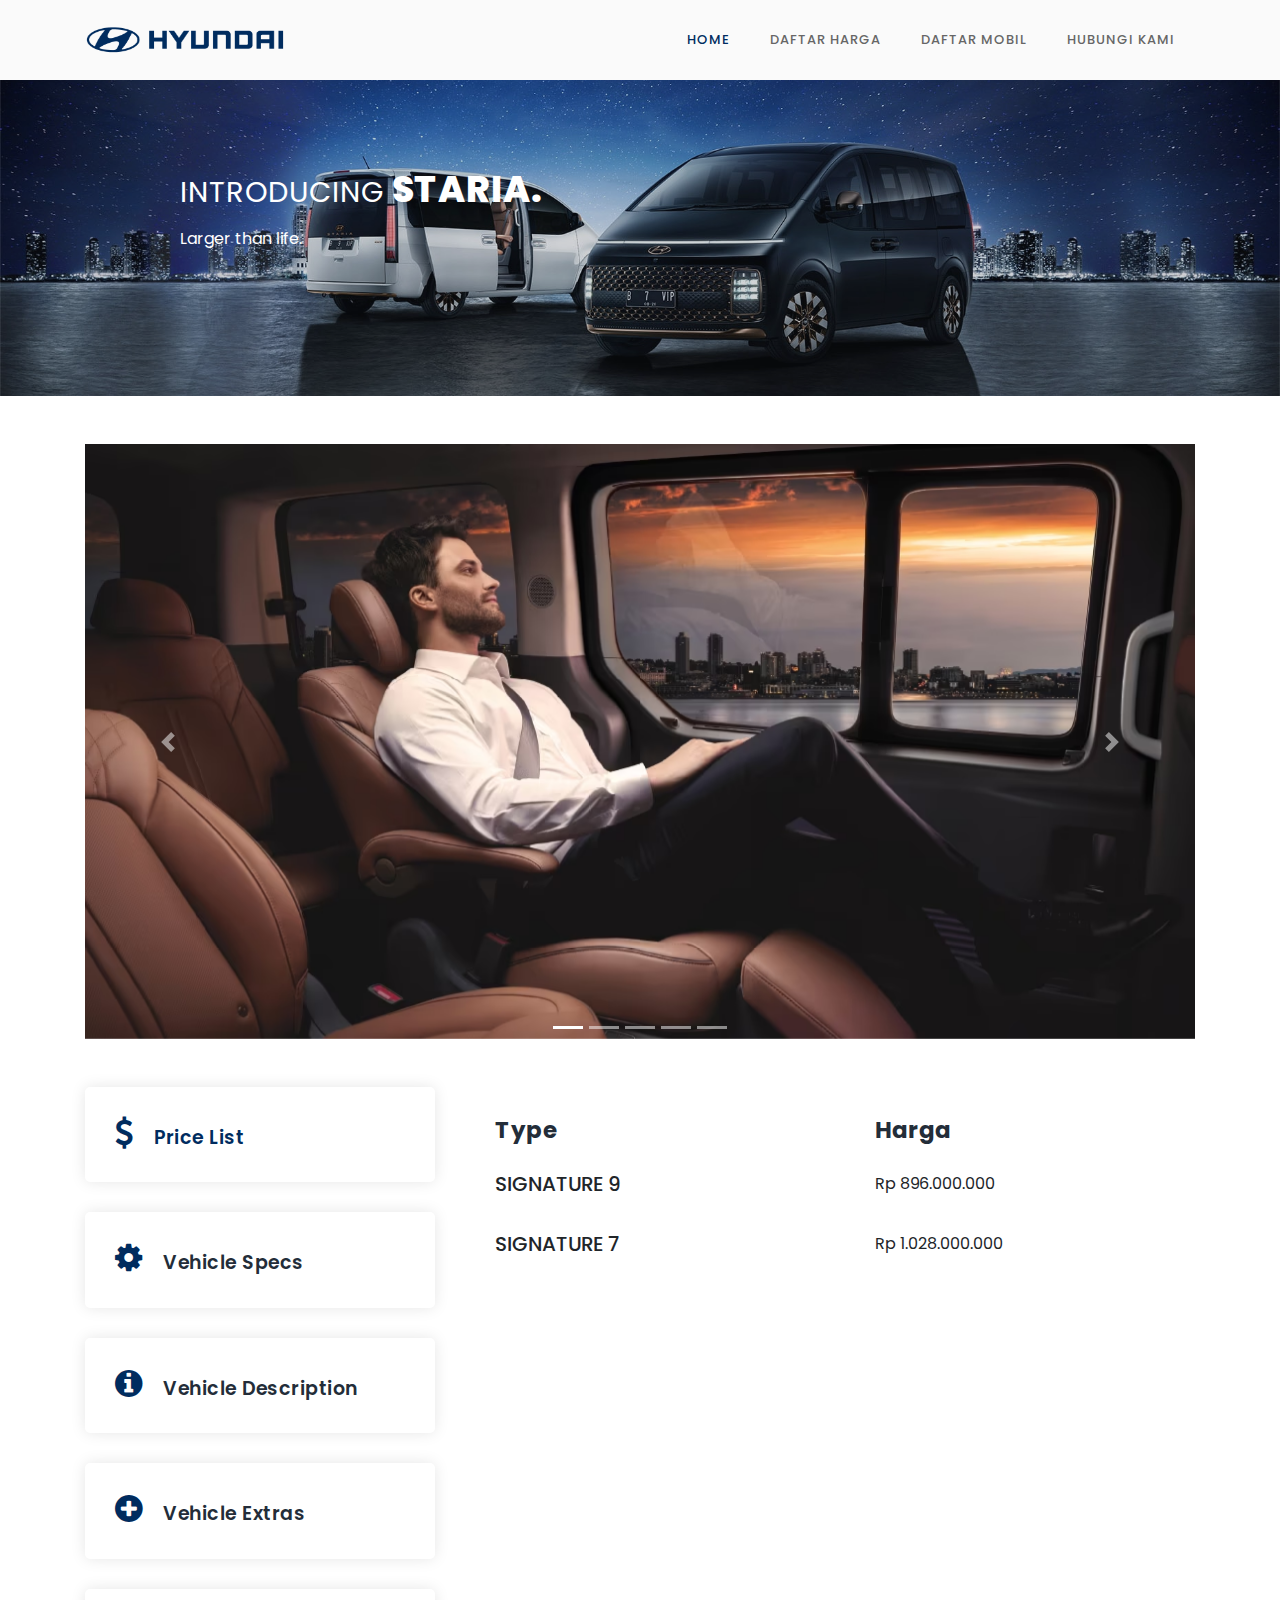
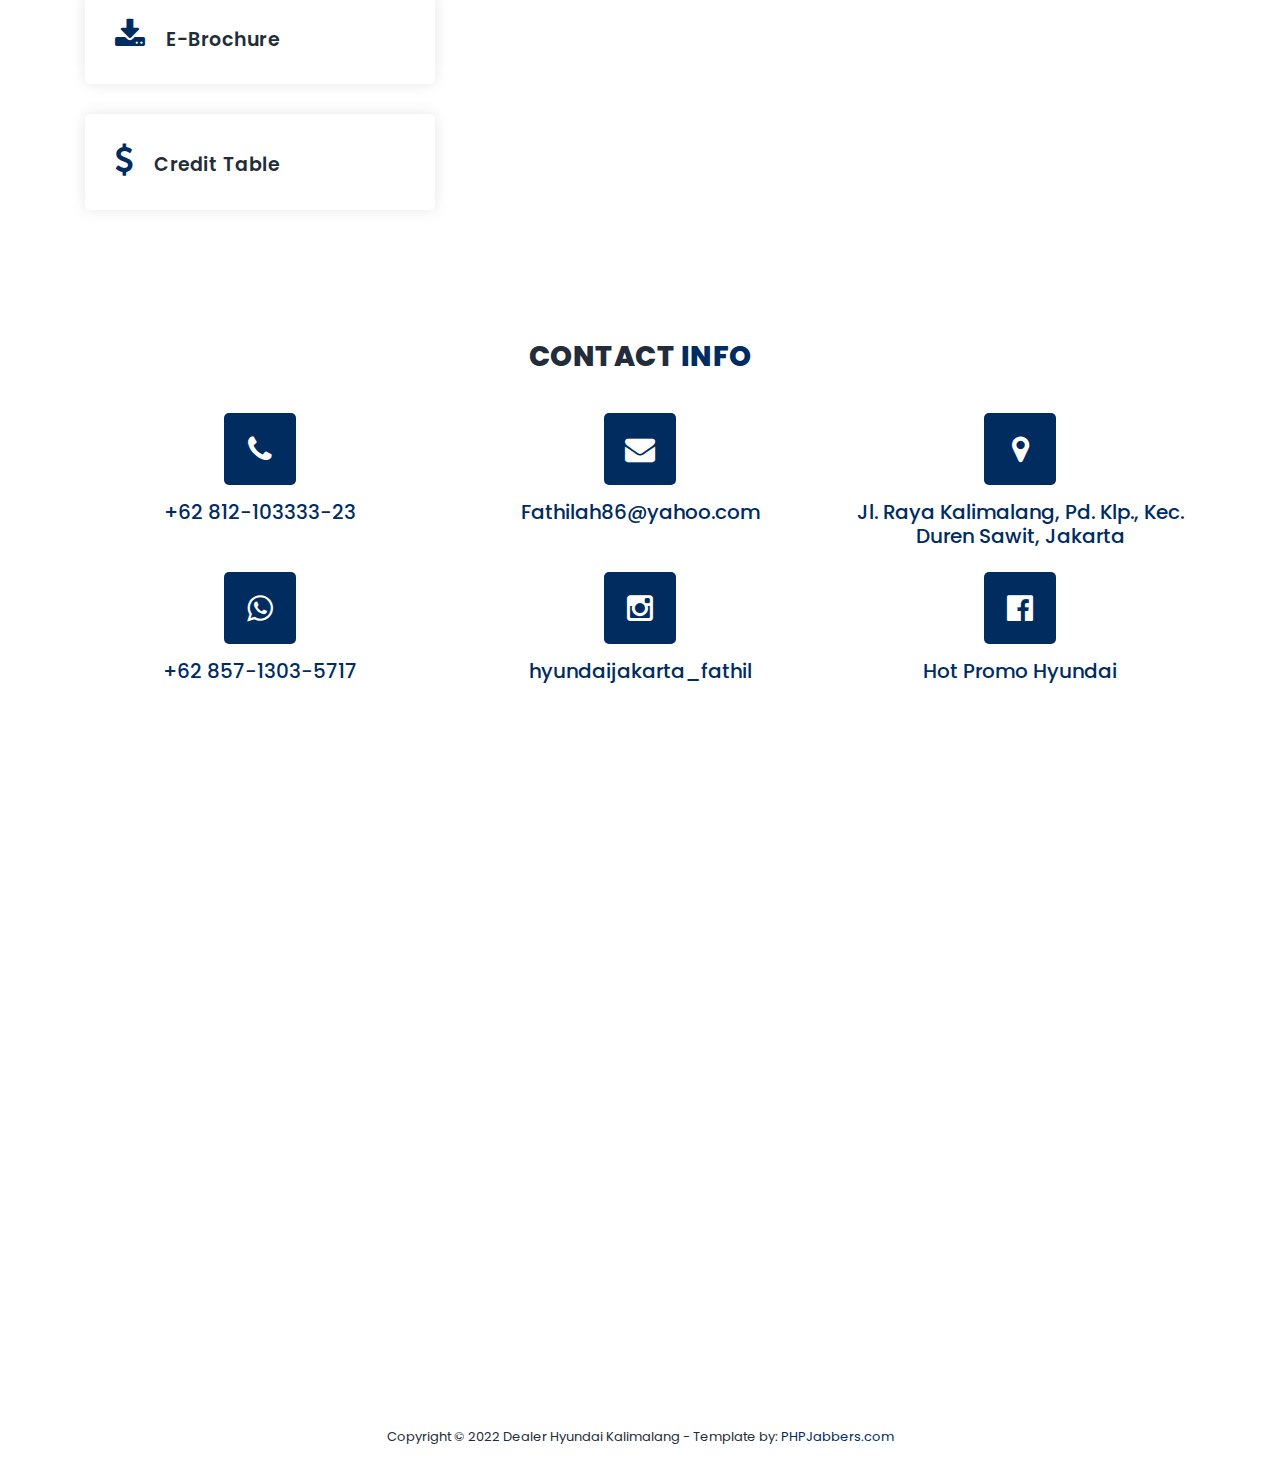
<file: staria.html>
<!DOCTYPE html>
<html lang="en">

  <head>

    <meta charset="utf-8">
    <meta name="viewport" content="width=device-width, initial-scale=1, shrink-to-fit=no">
    <meta name="description" content="">
    <meta name="author" content="">
    <link href="https://fonts.googleapis.com/css?family=Poppins:100,100i,200,200i,300,300i,400,400i,500,500i,600,600i,700,700i,800,800i,900,900i&display=swap" rel="stylesheet">

      <title>Hyundai Mobil Indonesia Kalimalang</title>
      <link rel="icon" type="image/x-icon" href="assets/images/favicon.ico">
    <link rel="stylesheet" type="text/css" href="assets/css/bootstrap.min.css">

    <link rel="stylesheet" type="text/css" href="assets/css/font-awesome.css">

    <link rel="stylesheet" href="assets/css/style.css">

    </head>
    
    <body>
    
    <!-- ***** Preloader Start ***** -->
    <div id="js-preloader" class="js-preloader">
      <div class="preloader-inner">
        <span class="dot"></span>
        <div class="dots">
          <span></span>
          <span></span>
          <span></span>
        </div>
      </div>
    </div>
    <!-- ***** Preloader End ***** -->
    
    
    <!-- ***** Header Area Start ***** -->
    <header class="header-area header-sticky">
        <div class="container">
            <div class="row">
                <div class="col-12">
                    <nav class="main-nav">
                        <!-- ***** Logo Start ***** -->
                        <a href="#top">
                            <img width="200px" height="80px" src="assets\images\logo-hyundai.png"
                                 class="attachment-full size-full" alt="" loading="lazy">
                        </a>
                        <!-- ***** Logo End ***** -->
                        <!-- ***** Menu Start ***** -->
                        <ul class="nav">
                            <li><a href="index.html" class="active">Home</a></li>
                            <li><a href="pricelist-hyundai.html">Daftar Harga</a></li>
                            <li><a href="index.html#trainers">Daftar Mobil</a></li>
                            <li><a href="#features">Hubungi Kami</a></li>
                        </ul>
                        <a class='menu-trigger'>
                            <span>Menu</span>
                        </a>
                        <!-- ***** Menu End ***** -->
                    </nav>
                </div>
            </div>
        </div>
    </header>
    <!-- ***** Header Area End ***** -->

    <!-- ***** Call to Action Start ***** -->
    <section class="section section-bg" id="call-to-action" style="text-align: left;background-image: url(assets/images/staria/Staria-Banner-pc-2.jpg)">
        <div class="container">
            <div class="row">
                <div class="col-lg-10 offset-lg-1">
                    <div class="cta-content">
                        <br>
                        <br>
                        <h2><small>Introducing</small> <em style="color: #fff;">STARIA.</em></h2>
                        <p>Larger than life.</p>
                    </div>
                </div>
            </div>
        </div>
    </section>
    <!-- ***** Call to Action End ***** -->

    <!-- ***** Fleet Starts ***** -->
    <section class="section" id="trainers">
        <div class="container">
            <br>
            <br>

            <div id="carouselExampleIndicators" class="carousel slide" data-ride="carousel">
              <ol class="carousel-indicators">
                <li data-target="#carouselExampleIndicators" data-slide-to="0" class="active"></li>
                <li data-target="#carouselExampleIndicators" data-slide-to="1"></li>
                <li data-target="#carouselExampleIndicators" data-slide-to="2"></li>
                <li data-target="#carouselExampleIndicators" data-slide-to="3"></li>
                <li data-target="#carouselExampleIndicators" data-slide-to="4"></li>
              </ol>
              <div class="carousel-inner">
                <div class="carousel-item active">
                  <img class="d-block w-100" src="assets/images/staria/gallery-4.avif" alt="First slide">
                </div>
                <div class="carousel-item">
                  <img class="d-block w-100" src="assets/images/staria/gallery-5.webp" alt="Second slide">
                </div>
                <div class="carousel-item">
                  <img class="d-block w-100" src="assets/images/staria/gallery-7.webp" alt="Third slide">
                </div>
                  <div class="carousel-item">
                      <img class="d-block w-100" src="assets/images/staria/gallery-8.webp" alt="Fourth slide">
                  </div>
                  <div class="carousel-item">
                      <img class="d-block w-100" src="assets/images/staria/gallery-9.webp" alt="Fifth slide">
                  </div>
              </div>
              <a class="carousel-control-prev" href="#carouselExampleIndicators" role="button" data-slide="prev">
                <span class="carousel-control-prev-icon" aria-hidden="true"></span>
                <span class="sr-only">Previous</span>
              </a>
              <a class="carousel-control-next" href="#carouselExampleIndicators" role="button" data-slide="next">
                <span class="carousel-control-next-icon" aria-hidden="true"></span>
                <span class="sr-only">Next</span>
              </a>
            </div>
            
            <br>
            <br>

            <div class="row" id="tabs">
              <div class="col-lg-4">
                <ul>
                    <li><a href='#tabs-0'><i class="fa fa-usd"></i> Price List</a></li>
                  <li><a href='#tabs-1'><i class="fa fa-cog"></i> Vehicle Specs</a></li>
                  <li><a href='#tabs-2'><i class="fa fa-info-circle"></i> Vehicle Description</a></li>
                  <li><a href='#tabs-3'><i class="fa fa-plus-circle"></i> Vehicle Extras</a></li>
                  <li><a href='#tabs-4'><i class="fa fa-download"></i> e-Brochure</a></li>
                    <li><a href='#tabs-5'><i class="fa fa-usd"></i> Credit Table</a></li>
                </ul>
              </div>
              <div class="col-lg-8">
                  <section class='tabs-content' style="width: 100%;">
                      <article id='tabs-0'>
                          <div class="row">
                              <div class="col-sm-6">
                                  <h4>Type</h4>
                                  <p></p>
                              </div>
                              <div class="col-sm-6">
                                  <h4>Harga</h4>
                                  <p></p>
                              </div>
                              <div class="col-sm-6">
                                  <h5>SIGNATURE 9</h5>
                              </div>
                              <div class="col-sm-6">
                                  <label>Rp 896.000.000</label>
                                  <p></p>
                              </div>
                              <div class="col-sm-6">
                                  <h5>SIGNATURE 7</h5>
                              </div>
                              <div class="col-sm-6">
                                  <label>Rp 1.028.000.000</label>
                                  <p></p>
                              </div>
                          </div>
                      </article>
                      <article id='tabs-1'>
                          <h4>Vehicle Specs</h4>

                          <div class="row">
                              <div class="col-sm-6">
                                  <label>Engine Type</label>

                                  <p>R 2.2 CRDi</p>
                              </div>

                              <div class="col-sm-6">
                                  <label>Displacement (cc)</label>

                                  <p>2,199</p>
                              </div>

                              <div class="col-sm-6">
                                  <label> Max Power (ps/rpm)</label>

                                  <p>177/3,800</p>
                              </div>

                              <div class="col-sm-6">
                                  <label>Max Toque (kg-m/rpm)</label>

                                  <p>44/1,500 - 2,500</p>
                              </div>

                              <div class="col-sm-6">
                                  <label>Number of Cylinders</label>

                                  <p>4</p>
                              </div>

                              <div class="col-sm-6">
                                  <label>Valves of Cylinders</label>

                                  <p>16-valve, HLA</p>
                              </div>

                              <div class="col-sm-6">
                                  <label>Transmission Type</label>

                                  <p>A/T</p>
                              </div>

                              <div class="col-sm-6">
                                  <label>Fuel Type</label>

                                  <p>Gasoline</p>
                              </div>


                              <div class="col-sm-6">
                                  <label>Tank Capacity</label>

                                  <p>75 L</p>
                              </div>
                          </div>
                      </article>
                      <article id='tabs-2'>
                          <h4>Vehicle Description</h4>

                          <p>- LED DRL Welcoming Light
                              <br> - Full LED Headlamps
                              <br> - Tinted Brass Chrome Bumper
                              <br> - 1st-row Double-laminated Soundproof Glass
                              <br> - 18" Tinted Brass Alloy Wheels
                              <br> - Parametric Pixel Light (LED Rear Combination Lamps)
                              <br> - Heated Seat (Front & 2nd-row)
                              <br> - Ventilated Seat (Front & 2nd-row)
                              <br> - Premium Relaxation Seat
                              <br> - Powerful performance.8-speed Automatic Shift-by-wire
                              <br> - Drive Mode (Eco, Comfort, Smart, Sport)
                              <br> - Smart Power Sliding Door
                              <br>BOSE Premium Sound System, Smart Power Tailgate, Long Sliding Seats, 8" Display Audio ,Walk-in Device
                              Touch-type Outside Door Handle (1st-row), Semi-punched Leather-wrapped Steering Wheel, Full-auto Air Conditioning System
                          </p>
                      </article>
                      <article id='tabs-3'>
                          <h4>Vehicle Extras</h4>

                          <div class="row">
                              <div class="col-sm-6">
                                  <p>Smart intelligent safety.</p>
                              </div>
                              <div class="col-sm-6">
                                  <p>Surround View Monitor (SVM)</p>
                              </div>
                              <div class="col-sm-6">
                                  <p>Forward Collision-avoidance Assist (FCA)*</p>
                              </div>
                              <div class="col-sm-6">
                                  <p>Blind-Spot Collision-Avoidance Assist (BCA)*</p>
                              </div>
                              <div class="col-sm-6">
                                  <p>Safe Exit Assist (SEA)*</p>
                              </div>
                              <div class="col-sm-6">
                                  <p>Blind-spot View Monitor (BVM),Lane Keeping Assist (LKA)*,Lane Following Assist (LFA)*,Rear Cross-Traffic Collision-Avoidance Assist (RCCA)*
                                  </p>
                              </div>
                          </div>
                      </article>
                      <article id='tabs-4'>
                          <h4>E-Brochure</h4>
                          <a class="typeDownload" target="_blank" href="assets/pdf/STARIA-Brochure.pdf" onclick="brochureDown()" hmc-click-page="find-a-car_stargazer" hmc-click-name="e_brochure_down" hmc-click-data="stargazer"><span>Download Disini !</span></a>
                      </article>
                      <article id='tabs-5'>
                          <img src="assets/images/staria/pricelist-staria.jpeg" alt="">
                      </article>
                  </section>
              </div>
            </div>
        </div>
    </section>
    <!-- ***** Fleet Ends ***** -->
    <section class="section" id="features">
        <div class="container">
            <div class="row text-center">
                <div class="col-lg-6 offset-lg-3">
                    <div class="section-heading" id="contact-info">
                        <h2>contact <em> info</em></h2>
                    </div>
                </div>

                <div class="col-md-4">
                    <div class="icon">
                        <i class="fa fa-phone"></i>
                    </div>
                    <h5><a href="#">+62 812-103333-23</a></h5>
                    <br>
                </div>

                <div class="col-md-4">
                    <div class="icon">
                        <i class="fa fa-envelope"></i>
                    </div>
                    <h5><a href="#">Fathilah86@yahoo.com</a></h5>
                    <br>
                </div>

                <div class="col-md-4">
                    <div class="icon">
                        <i class="fa fa-map-marker"></i>
                    </div>
                    <h5><a href="#contact-us">Jl. Raya Kalimalang, Pd. Klp., Kec. Duren Sawit, Jakarta</a></h5>
                    <br>
                </div>

                <div class="col-md-4">
                    <div class="icon">
                        <i class="fa fa-whatsapp"></i>
                    </div>
                    <h5><a href="https://wa.me/+6285713035717">+62 857-1303-5717</a></h5>
                    <br>
                </div>

                <div class="col-md-4">
                    <div class="icon">
                        <i class="fa fa-instagram"></i>
                    </div>
                    <h5><a href="https://www.instagram.com/hyundaijakarta_fathil/">hyundaijakarta_fathil</a></h5>
                    <br>
                </div>

                <div class="col-md-4">
                    <div class="icon">
                        <i class="fa fa-facebook-official"></i>
                    </div>
                    <h5><a href="https://www.facebook.com/profile.php?id=100086458702642">Hot Promo Hyundai</a></h5>
                    <br>
                </div>
            </div>
        </div>
    </section>

    <section class="section" id="contact-us" style="margin-top: 0">
        <div class="container-fluid">
            <div class="row">
                <div class="col-lg-6 col-md-6 col-xs-12">
                    <div id="map">
                        <iframe src="https://www.google.com/maps/embed?pb=!1m14!1m8!1m3!1d15864.476957511984!2d106.9288186!3d-6.2480145!3m2!1i1024!2i768!4f13.1!3m3!1m2!1s0x0%3A0x2b1302b7c8f1b0a0!2sHyundai%20Kalimalang%20Official!5e0!3m2!1sen!2sid!4v1666957364079!5m2!1sen!2sid" width="100%" height="600px" style="border:0;" allowfullscreen="" loading="lazy" referrerpolicy="no-referrer-when-downgrade"></iframe>
                    </div>
                </div>
                <div class="col-lg-6 col-md-6 col-xs-12">
                    <iframe width="100%" height="600px" src="https://www.youtube.com/embed/q8NlTm_tqx0" title="Iklan Hyundai Staria Signature 7 2022 30s" frameborder="0" allow="accelerometer; autoplay; clipboard-write; encrypted-media; gyroscope; picture-in-picture" allowfullscreen></iframe>
                </div>
            </div>
        </div>
    </section>
    <!-- ***** Footer Start ***** -->
    <footer>
        <div class="container">
            <div class="row">
                <div class="col-lg-12">
                    <p>
                        Copyright © 2022 Dealer Hyundai Kalimalang
                        - Template by: <a href="https://www.phpjabbers.com/">PHPJabbers.com</a>
                    </p>
                </div>
            </div>
        </div>
    </footer>

    <!-- jQuery -->
    <script src="assets/js/jquery-2.1.0.min.js"></script>

    <!-- Bootstrap -->
    <script src="assets/js/popper.js"></script>
    <script src="assets/js/bootstrap.min.js"></script>

    <!-- Plugins -->
    <script src="assets/js/scrollreveal.min.js"></script>
    <script src="assets/js/waypoints.min.js"></script>
    <script src="assets/js/jquery.counterup.min.js"></script>
    <script src="assets/js/imgfix.min.js"></script> 
    <script src="assets/js/mixitup.js"></script> 
    <script src="assets/js/accordions.js"></script>
    
    <!-- Global Init -->
    <script src="assets/js/custom.js"></script>

  </body>
</html>
</file>
<file: assets/css/style.css>
@import url("https://fonts.googleapis.com/css?family=Poppins:100,100i,200,200i,300,300i,400,400i,500,500i,600,600i,700,700i,800,800i,900,900i");

html, body, div, span, applet, object, iframe, h1, h2, h3, h4, h5, h6, p, blockquote, div
pre, a, abbr, acronym, address, big, cite, code, del, dfn, em, font, img, ins, kbd, q,
s, samp, small, strike, strong, sub, sup, tt, var, b, u, i, center, dl, dt, dd, ol, ul, li,
figure, header, nav, section, article, aside, footer, figcaption {
  margin: 0;
  padding: 0;
  border: 0;
  outline: 0;
}

.clearfix:after {
  content: ".";
  display: block;
  clear: both;
  visibility: hidden;
  line-height: 0;
  height: 0;
}

.clearfix {
  display: inline-block;
}

html[xmlns] .clearfix {
  display: block;
}

* html .clearfix {
  height: 1%;
}

ul, li {
  padding: 0;
  margin: 0;
  list-style: none;
}

header, nav, section, article, aside, footer, hgroup {
  display: block;
}

* {
  box-sizing: border-box;
}

html, body {
  font-family: 'Poppins', sans-serif;
  font-weight: 400;
  background-color: #fff;
  font-size: 16px;
  -ms-text-size-adjust: 100%;
  -webkit-font-smoothing: antialiased;
  -moz-osx-font-smoothing: grayscale;
}

a {
  text-decoration: none !important;
}

h1, h2, h3, h4, h5, h6 {
  margin-top: 0px;
  margin-bottom: 0px;
}

ul {
  margin-bottom: 0px;
}

p {
  font-size: 14px;
  line-height: 25px;
  color: #7a7a7a;
}

/* 
---------------------------------------------
global styles
--------------------------------------------- 
*/
html,
body {
  background: #fff;
  font-family: 'Poppins', sans-serif;
}

::selection {
  background: #002c5f;
  color: #fff;
}

::-moz-selection {
  background: #002c5f;
  color: #fff;
}

@media (max-width: 991px) {
  html, body {
    overflow-x: hidden;
  }
  .mobile-top-fix {
    margin-top: 30px;
    margin-bottom: 0px;
  }
  .mobile-bottom-fix {
    margin-bottom: 30px;
  }
  .mobile-bottom-fix-big {
    margin-bottom: 60px;
  }
}

.section-heading {
  text-align: center;
  margin-top: 40px;
  margin-bottom: 40px;
}

.section-heading h2 {
  font-size: 28px;
  font-weight: 800;
  color: #232d39;
  text-transform: uppercase;
  letter-spacing: 0.5px;
  margin-top: 0px;
  margin-bottom: 0px;
}

.section-heading h2 em {
  font-style: normal;
  color: #002c5f;
}

.section-heading img {
  margin: 20px auto;
}

.dark-bg h2 {
  color: #fff;
}

.dark-bg p {
  color: #fff;
}

.main-button a {
  display: inline-block;
  font-size: 15px;
  padding: 12px 20px;
  background-color: #002c5f;
  color: #fff;
  text-align: center;
  font-weight: 400;
  text-transform: uppercase;
  transition: all .3s;
}

.main-button a:hover {
  background-color: #f9735b;
  color: #fff;
}


/* 
---------------------------------------------
header
--------------------------------------------- 
*/

.background-header {
  background: rgba(250,250,250,0.99) !important;
  height: 80px!important;
  position: fixed!important;
  top: 0px;
  left: 0px;
  right: 0px;
  box-shadow: 0px 0px 10px rgba(0,0,0,0.15)!important;
}

.background-header .logo,
.background-header .main-nav .nav li a {
  color: #232d39!important;
}

.background-header .main-nav .nav li:hover > a {
  color: #002c5f!important;
}

.background-header .nav li a.active {
  color: #002c5f!important;
}

.header-area {
  position: absolute;
  top: 0px;
  left: 0px;
  right: 0px;
  z-index: 100;
  height: 80px;
  background: rgba(250,250,250,1);
  -webkit-transition: all .5s ease 0s;
  -moz-transition: all .5s ease 0s;
  -o-transition: all .5s ease 0s;
  transition: all .5s ease 0s;
}

.header-area .main-nav {
  min-height: 80px;
  background: transparent;
}

.header-area .main-nav .logo {
  line-height: 80px;
  color: #fff;
  font-size: 32px;
  font-weight: 800;
  text-transform: uppercase;
  float: left;
  -webkit-transition: all 0.3s ease 0s;
  -moz-transition: all 0.3s ease 0s;
  -o-transition: all 0.3s ease 0s;
  transition: all 0.3s ease 0s;
}

.header-area .main-nav .logo em {
  font-style: normal;
  color: #002c5f;
  font-weight: 900;
}

.header-area .main-nav .nav {
  float: right;
  margin-top: 27px;
  margin-right: 0px;
  background-color: transparent;
  -webkit-transition: all 0.3s ease 0s;
  -moz-transition: all 0.3s ease 0s;
  -o-transition: all 0.3s ease 0s;
  transition: all 0.3s ease 0s;
  position: relative;
  z-index: 999;
}

.header-area .main-nav .nav li {
  padding-left: 20px;
  padding-right: 20px;
}

.header-area .main-nav .nav li a {
  display: block;
  font-weight: 500;
  font-size: 13px;
  color: #7a7a7a;
  text-transform: uppercase;
  -webkit-transition: all 0.3s ease 0s;
  -moz-transition: all 0.3s ease 0s;
  -o-transition: all 0.3s ease 0s;
  transition: all 0.3s ease 0s;
  height: 40px;
  line-height: 40px;
  border: transparent;
  letter-spacing: 1px;
}

.header-area .main-nav .nav li a {
  color: #666;
}

.header-area .main-nav .nav li:hover > a,
.header-area .main-nav .nav li > a.active {
  color: #002c5f!important;
  opacity: 1;
}

.background-header .main-nav .nav li:hover > a,
.background-header .main-nav .nav li > a.active {
  color: #002c5f!important;
  opacity: 1;
}

.header-area .main-nav .menu-trigger {
  cursor: pointer;
  display: block;
  position: absolute;
  top: 23px;
  width: 32px;
  height: 40px;
  text-indent: -9999em;
  z-index: 99;
  right: 40px;
  display: none;
}

.header-area .main-nav .menu-trigger span,
.header-area .main-nav .menu-trigger span:before,
.header-area .main-nav .menu-trigger span:after {
  -moz-transition: all 0.4s;
  -o-transition: all 0.4s;
  -webkit-transition: all 0.4s;
  transition: all 0.4s;
  background-color: #1e1e1e;
  display: block;
  position: absolute;
  width: 30px;
  height: 2px;
  left: 0;
}

.background-header .main-nav .menu-trigger span,
.background-header .main-nav .menu-trigger span:before,
.background-header .main-nav .menu-trigger span:after {
  background-color: #1e1e1e;
}

.header-area .main-nav .menu-trigger span:before,
.header-area .main-nav .menu-trigger span:after {
  -moz-transition: all 0.4s;
  -o-transition: all 0.4s;
  -webkit-transition: all 0.4s;
  transition: all 0.4s;
  background-color: #1e1e1e;
  display: block;
  position: absolute;
  width: 30px;
  height: 2px;
  left: 0;
  width: 75%;
}

.background-header .main-nav .menu-trigger span:before,
.background-header .main-nav .menu-trigger span:after {
  background-color: #1e1e1e;
}

.header-area .main-nav .menu-trigger span:before,
.header-area .main-nav .menu-trigger span:after {
  content: "";
}

.header-area .main-nav .menu-trigger span {
  top: 16px;
}

.header-area .main-nav .menu-trigger span:before {
  -moz-transform-origin: 33% 100%;
  -ms-transform-origin: 33% 100%;
  -webkit-transform-origin: 33% 100%;
  transform-origin: 33% 100%;
  top: -10px;
  z-index: 10;
}

.header-area .main-nav .menu-trigger span:after {
  -moz-transform-origin: 33% 0;
  -ms-transform-origin: 33% 0;
  -webkit-transform-origin: 33% 0;
  transform-origin: 33% 0;
  top: 10px;
}

.header-area .main-nav .menu-trigger.active span,
.header-area .main-nav .menu-trigger.active span:before,
.header-area .main-nav .menu-trigger.active span:after {
  background-color: transparent;
  width: 100%;
}

.header-area .main-nav .menu-trigger.active span:before {
  -moz-transform: translateY(6px) translateX(1px) rotate(45deg);
  -ms-transform: translateY(6px) translateX(1px) rotate(45deg);
  -webkit-transform: translateY(6px) translateX(1px) rotate(45deg);
  transform: translateY(6px) translateX(1px) rotate(45deg);
  background-color: #1e1e1e;
}

.background-header .main-nav .menu-trigger.active span:before {
  background-color: #1e1e1e;
}

.header-area .main-nav .menu-trigger.active span:after {
  -moz-transform: translateY(-6px) translateX(1px) rotate(-45deg);
  -ms-transform: translateY(-6px) translateX(1px) rotate(-45deg);
  -webkit-transform: translateY(-6px) translateX(1px) rotate(-45deg);
  transform: translateY(-6px) translateX(1px) rotate(-45deg);
  background-color: #1e1e1e;
}

.background-header .main-nav .menu-trigger.active span:after {
  background-color: #1e1e1e;
}

.header-area.header-sticky {
  min-height: 80px;
}

.header-area.header-sticky .nav {
  margin-top: 20px !important;
}

.header-area.header-sticky .nav li a.active {
  color: #002c5f;
}

@media (max-width: 1200px) {
  .header-area .main-nav .nav li {
    padding-left: 12px;
    padding-right: 12px;
  }
  .header-area .main-nav:before {
    display: none;
  }
}

@media (max-width: 767px) {
  .header-area .main-nav .logo {
    color: #1e1e1e;
  }
  .header-area.header-sticky .nav li a:hover,
  .header-area.header-sticky .nav li a.active {
    color: #002c5f!important;
    opacity: 1;
  }
  .header-area {
    background-color: #f7f7f7;
    padding: 0px 15px;
    height: 80px;
    box-shadow: none;
    text-align: center;
  }
  .header-area .container {
    padding: 0px;
  }
  .header-area .logo {
    margin-left: 30px;
  }
  .header-area .menu-trigger {
    display: block !important;
  }
  .header-area .main-nav {
    overflow: hidden;
  }
  .header-area .main-nav .nav {
    float: none;
    width: 100%;
    display: none;
    -webkit-transition: all 0s ease 0s;
    -moz-transition: all 0s ease 0s;
    -o-transition: all 0s ease 0s;
    transition: all 0s ease 0s;
    margin-left: 0px;
  }
  .header-area .main-nav .nav li:first-child {
    border-top: 1px solid #eee;
  }
  .header-area .main-nav .nav li:last-child {
    width: 100%;
    background-color: #002c5f;
    color: #fff;
  }

  .header-area.header-sticky .nav {
    margin-top: 80px !important;
  }
  .header-area .main-nav .nav li {
    width: 100%;
    background: #fff;
    border-bottom: 1px solid #eee;
    padding-left: 0px !important;
    padding-right: 0px !important;
  }
  .header-area .main-nav .nav li a {
    height: 50px !important;
    line-height: 50px !important;
    padding: 0px !important;
    border: none !important;
    background: #f7f7f7 !important;
    color: #232d39 !important;
  }
  .header-area .main-nav .nav li a:hover {
    background: #eee !important;
    color: #002c5f!important;
  }
  .header-area .main-nav .nav li.submenu ul {
    position: relative;
    visibility: inherit;
    opacity: 1;
    z-index: 1;
    transform: translateY(0%);
    transition-delay: 0s, 0s, 0.3s;
    top: 0px;
    width: 100%;
    box-shadow: none;
    height: 0px;
  }
  .header-area .main-nav .nav li.submenu ul li a {
    font-size: 12px;
    font-weight: 400;
  }
  .header-area .main-nav .nav li.submenu ul li a:hover:before {
    width: 0px;
  }
  .header-area .main-nav .nav li.submenu ul.active {
    height: auto !important;
  }
  .header-area .main-nav .nav li.submenu:after {
    color: #3B566E;
    right: 25px;
    font-size: 14px;
    top: 15px;
  }
  .header-area .main-nav .nav li.submenu:hover ul, .header-area .main-nav .nav li.submenu:focus ul {
    height: 0px;
  }
}

@media (min-width: 767px) {
  .header-area .main-nav .nav {
    display: flex !important;
  }
}


/* 
---------------------------------------------
banner
--------------------------------------------- 
*/

.main-banner {
  position: relative;
}

#bg-video {
    min-width: 100%;
    min-height: 100vh;
    max-width: 100%;
    max-height: 100vh;
    object-fit: cover;
    z-index: -1;
}

#bg-video::-webkit-media-controls {
    display: none !important;
}

.video-overlay {
    position: absolute;
    background-color: rgba(35,45,57,0.1);
    top: 0;
    left: 0;
    bottom: 7px;
    width: 100%;
}

.main-banner .caption {
  text-align: left;
  position: absolute;
  width: 80%;
  left: 50%;
  top: 70%;
  transform: translate(-50%,-50%);
}

.main-banner .caption h6 {
  margin-top: 30px;
  font-size: 18px;
  text-transform: uppercase;
  font-weight: 800;
  color: #fff;
  letter-spacing: 0.5px;
}

.main-banner .caption h2 {
  margin-top: 0px;
  margin-bottom: 25px;
  font-size: 54px;
  text-transform: uppercase;
  font-weight: 800;
  color: #fff;
  letter-spacing: 1px;
}

.main-banner .caption h2 em {
  font-style: normal;
  color: #002c5f;
  font-weight: 900;
}


/*
---------------------------------------------
features
---------------------------------------------
*/

#features {
  margin-bottom: 80px;
}

.feature-item {
  display: inline-block;
  margin-bottom: 60px;
}

.feature-item .left-icon img {
  float: left;
  margin-right: 30px;
}

.feature-item .right-content {
  display: inline;
}

.feature-item .right-content h4 {
  margin-top: 0px;
  margin-bottom:  7px;
  letter-spacing: 0.25px;
  color: #232d39;
  font-size: 19px;
  font-weight: 600;
  text-transform: capitalize;
}

.feature-item .right-content a.text-button {
  margin-top: 7px;
  display: inline-block;
  font-size: 13px;
  text-transform: uppercase;
  color: #002c5f;
  font-weight: 500;
}

/*
---------------------------------------------
subscribe
---------------------------------------------
*/

#call-to-action {
  padding: 120px 0px;
  background-image: url(../images/cta-bg.jpg);
  background-position: center center;
  background-repeat: no-repeat;
  background-size: cover;
  text-align: center;
}

.cta-content h2 {
  font-size: 36px;
  text-transform: uppercase;
  font-weight: 800;
  color: #fff;
  letter-spacing: 1px;
}

.cta-content h2 em {
  font-style: normal;
  color: #002c5f;
}

.cta-content p {
  font-size: 16px;
  color: #fff;
  margin: 15px 0px 25px 0px;
}



/*
--------------------------------------------
Our Classes
--------------------------------------------
*/

#our-classes {
  margin-bottom: 140px;
}

#tabs ul {
  margin: 0;
  padding: 0;
}
#tabs ul li {
  margin-bottom: 30px;
  display: inline-block;
  width: 100%;
}
#tabs ul li:last-child {
  margin-bottom: 0px;
}
#tabs ul li a {
  text-transform: capitalize;
  width: 100%;
  padding: 30px 30px;
  display: inline-block;
  background-color: #fff;
  box-shadow: 0px 0px 15px rgba(0,0,0,0.1);
  border-radius: 5px;
  font-size: 19px;
  color: #232d39;
  letter-spacing: 0.5px;
  font-weight: 600;
  transition: all 0.3s;
}
#tabs .main-rounded-button a {
  text-align: center;
  padding: 20px 30px;
  width: 100%;
  border-radius: 5px;
  display: inline-block;
  box-shadow: 0px 0px 15px rgba(0,0,0,0.1);
  color: #fff;
  font-size: 19px;
  letter-spacing: 0.5px;
  font-weight: 600;
  background-color: #002c5f;
}
#tabs .main-rounded-button a:hover {
  background-color: #f9735b;
}
#tabs ul li a .fa {
  font-size: 32px;
  height: 32px;
  color: #002c5f;
  margin-right: 15px;
  display: inline-block;
}
#tabs ul .ui-tabs-active span {
  background: #faf5b2;
  border: #faf5b2;
  line-height: 90px;
  border-bottom: none;
}
#tabs ul .ui-tabs-active a {
  color: #002c5f;
}
#tabs ul .ui-tabs-active span {
  color: #1e1e1e;
}
.tabs-content {
  margin-left: 30px;
  text-align: left;
  display: inline-block;
  transition: all 0.3s;
}
.tabs-content img {
  max-width: 100%;
  overflow: hidden;
  border-radius: 5px;
}
.tabs-content h4 {
  font-size: 23px;
  font-weight: 700;
  color: #232d39;
  letter-spacing: 0.5px;
  margin-bottom: 20px;
  margin-top: 30px;
}
.tabs-content p {
  font-size: 14px;
  color: #7a7a7a;
  margin-bottom: 28px;
}


/* 
---------------------------------------------
schedule
--------------------------------------------- 
*/

.section-bg {
  background-position: center center;
  background-repeat: no-repeat;
  background-size: cover;
  position: relative;
}

.section-bg:before {
  content:'';
  position: absolute;
  top: 0;
  left: 0;
  width: 100%;
  height: 100%;
  background-color: rgba(35,45,57,0.2);
}

.section-bg > form,
.section-bg .container {
  position: relative;
  z-index: 2
}

#schedule {
  padding: 0px 0px 140px 0px;
}

#schedule table {
  width: 100%;
  text-align: center;
  border: 1px solid #fff;
}

#schedule table tbody {
  border-top: 1px solid #fff; 
}

#schedule table tbody tr {
  border-bottom: 1px solid #fff;
}

#schedule table tbody tr td {
  border-right: 1px solid #fff;
  height: 100px;
}

#schedule table tr td {
  color: #fff;
  font-size: 13px;
  text-transform: capitalize;
  font-weight: 500;
  letter-spacing: 0.25px;
}

.schedule-table.filtering .ts-item {
    opacity: 0;
    transition: all 0.5s;
}

.schedule-table.filtering .ts-item.show {
    opacity: 1;
    transition: all 0.5s;
}

#schedule .filters {
  margin-bottom: 40px;
}
#schedule .filters ul {
  padding: 0;
  text-align: center;
}
#schedule .filters ul li {
  list-style: none;
  display: inline;
  cursor: pointer;
  position: relative;
  margin-right: 10px;
  font-size: 15px;
  font-weight: 500;
  color: #fff;
  text-transform: capitalize;
  -webkit-transition: all 0.3s ease-in-out;
  -moz-transition: all 0.3s ease-in-out;
  -o-transition: all 0.3s ease-in-out;
  -ms-transition: all 0.3s ease-in-out;
  transition: all 0.3s ease-in-out;
}
#schedule .filters ul li:after {
  content: "/";
  margin-left: 10px;
  color: #fff;
}
#schedule .filters ul li:last-child {
  margin-right: 0px;
}
#schedule .filters ul li:last-child::after {
  display: none;
}
#schedule .filters ul li.active,
#schedule .filters ul li:hover {
  color: #002c5f;
}
#schedule .filters-content {
  margin-top: 50px;
}
#schedule .filters-content .show {
  opacity: 1;
  visibility: visible;
  transition: all 350ms;
}
#schedule .filters-content .hide {
  opacity: 0;
  visibility: hidden;
  transition: all 350ms;
}


/* 
---------------------------------------------
trainers
--------------------------------------------- 
*/

#trainers { 
  padding-bottom: 90px; 
}

#trainers .trainer-item {
  background-color: #fff;
  border-radius: 5px;
  box-shadow: 0px 0px 15px rgba(0,0,0,0.1);
  padding: 15px;
  margin-bottom: 30px;
}

#trainers .trainer-item img {
  width: 100%;
  border-radius: 5px;
}

#trainers .trainer-item span {
  font-size: 13px;
  font-weight: 500;
  color: #002c5f;
  display: inline-block;
  margin-top: 25px;
  margin-bottom: 10px;
}

#trainers .trainer-item h4 {
  font-size: 19px;
  font-weight: 600;
  color: #232d39;
  letter-spacing: 0.5px;
  margin-bottom: 18px;
}

#trainers .trainer-item p {
  margin-bottom: 20px;
}

ul.social-icons li {
  display: inline-block;
  margin-right: 12px;
}

ul.social-icons li:last-child {
  margin-right: 0px;
}

ul.social-icons li a {
  color: #232d39;
  transition: all .3s;
}

ul.social-icons li a:hover {
  color: #002c5f;
}


/* 
---------------------------------------------
contact
--------------------------------------------- 
*/

#contact-us {
  margin-top: 140px;
}

#contact-us .container-fluid .col-lg-6 {
  padding: 0px;
}

#contact-us .contact-form {
  padding: 80px;
  background-image: url(../images/contact-bg.jpg);
  background-position: center center;
  background-repeat: no-repeat;
  background-size: cover;
}

#contact-us .contact-form #contact {
  background-color: #fff;
  padding: 40px;
  border-radius: 5px;
}

.contact-form select,
.contact-form input,
.contact-form textarea {
  color: #7a7a7a;
  font-size: 13px;
  border: 1px solid #ddd;
  background-color: #fff;
  width: 100%;
  height: 40px;
  outline: none;
  line-height: 40px;
  padding: 0px 10px;
  -webkit-appearance: none;
  -moz-appearance: none;
  appearance: none;
  margin-bottom: 30px;
}

.contact-form textarea {
  height: 150px;
  resize: none;
}

.contact-form ::-webkit-input-placeholder { /* Edge */
  color: #7a7a7a;
}

.contact-form :-ms-input-placeholder { /* Internet Explorer 10-11 */
  color: #7a7a7a;
}

.contact-form ::placeholder {
  color: #7a7a7a;
}

.contact-form button {
  display: inline-block;
  font-size: 13px;
  padding: 11px 17px;
  background-color: #002c5f;
  color: #fff;
  text-align: center;
  font-weight: 400;
  text-transform: uppercase;
  transition: all .3s;
  border: none;
  outline: none;
  margin-top: -8px;
}

.contact-form button:hover {
  background-color: #f9735b;
}




/* 
---------------------------------------------
footer
--------------------------------------------- 
*/
footer {
  text-align: center;
  padding: 30px 0px;
}

footer p {
  color: #232d39;
  font-size: 13px;
}

footer p a {
  cursor: pointer;
  color: #002c5f;
}

footer p a:hover {
  color: #002c5f;
}



/* 
---------------------------------------------
preloader
--------------------------------------------- 
*/

.js-preloader {
    position: fixed;
    top: 0;
    left: 0;
    right: 0;
    bottom: 0;
    background-color: #232d39;
    display: -webkit-box;
    display: flex;
    -webkit-box-align: center;
    align-items: center;
    -webkit-box-pack: center;
    justify-content: center;
    opacity: 1;
    visibility: visible;
    z-index: 9999;
    -webkit-transition: opacity 0.25s ease;
    transition: opacity 0.25s ease;
}

.js-preloader.loaded {
    opacity: 0;
    visibility: hidden;
    pointer-events: none;
}

@-webkit-keyframes dot {
    50% {
        -webkit-transform: translateX(96px);
        transform: translateX(96px);
    }
}

@keyframes dot {
    50% {
        -webkit-transform: translateX(96px);
        transform: translateX(96px);
    }
}

@-webkit-keyframes dots {
    50% {
        -webkit-transform: translateX(-31px);
        transform: translateX(-31px);
    }
}

@keyframes dots {
    50% {
        -webkit-transform: translateX(-31px);
        transform: translateX(-31px);
    }
}

.preloader-inner {
    position: relative;
    width: 142px;
    height: 40px;
    background: #232d39;
}

.preloader-inner .dot {
    position: absolute;
    width: 16px;
    height: 16px;
    top: 12px;
    left: 15px;
    background: #fff;
    border-radius: 50%;
    -webkit-transform: translateX(0);
    transform: translateX(0);
    -webkit-animation: dot 2.8s infinite;
    animation: dot 2.8s infinite;
}

.preloader-inner .dots {
    -webkit-transform: translateX(0);
    transform: translateX(0);
    margin-top: 12px;
    margin-left: 31px;
    -webkit-animation: dots 2.8s infinite;
    animation: dots 2.8s infinite;
}

.preloader-inner .dots span {
    display: block;
    float: left;
    width: 16px;
    height: 16px;
    margin-left: 16px;
    background: #fff;
    border-radius: 50%;
}


/* 
---------------------------------------------
responsive
--------------------------------------------- 
*/


@media (max-width: 992px) {

  .main-banner .caption h2 {
    font-size: 44px;
  }
  #features {
    margin-bottom: 110px;
  }
  #features .feature-item {
    margin-bottom: 30px;
  }
  #our-classes .tabs-content {
    margin-left: 0px;
    margin-top: 30px;
  }
  .trainer-item {
    margin-bottom: 30px;
  }
  #contact-us #map {
    margin-bottom: -7px;
  }
  #contact-us .contact-form {
    padding: 30px;
  }
  #contact-us .contact-form #contact {
    padding: 30px;
  }

}

@media (max-width: 450px) {
  .feature-item .right-content a.text-button {
    margin-left: 130px;
  }
}

.dropdown-menu {
  background: rgba(255,255,255,1);
  padding: 0;
  border-radius: 0;
}

.background-header .dropdown-menu {
  background: rgba(250,250,250,0.9);
}

.dropdown-menu a {
  line-height: 1.3;
  color: #fff;
}


.background-header .main-nav .nav li a:hover,
.background-header .main-nav .nav li a.active,
.dropdown-menu a.active,
.dropdown-menu a:hover {
  background: transparent;
  color: #002c5f!important;
}

.pagination-lg .page-link {
  color: #002c5f;
}

.btn-primary {
  border-color: #002c5f;
  background-color: #002c5f;
}

.btn-primary:not(:disabled):not(.disabled).active, 
.btn-primary:not(:disabled):not(.disabled):active, 
.show>.btn-primary.dropdown-toggle,
.btn-primary:active,
.btn-primary:active:focus,
.btn-primary:focus,
.btn-primary:hover {
  background-color: #f9735b;
  border-color: #f9735b;
  outline: none;
}

.icon {
  width: 72px;
  height: 72px;
  border-radius: 5px;
  color: #fff;
  background-color: #002c5f;
  font-size: 30px;
  margin: 0 auto 15px;
  display: flex;
  align-items: center;
  justify-content: center;
}

a {
  color: #002c5f;
}

a:focus,
a:hover {
  color: #f9735b;
}
</file>
